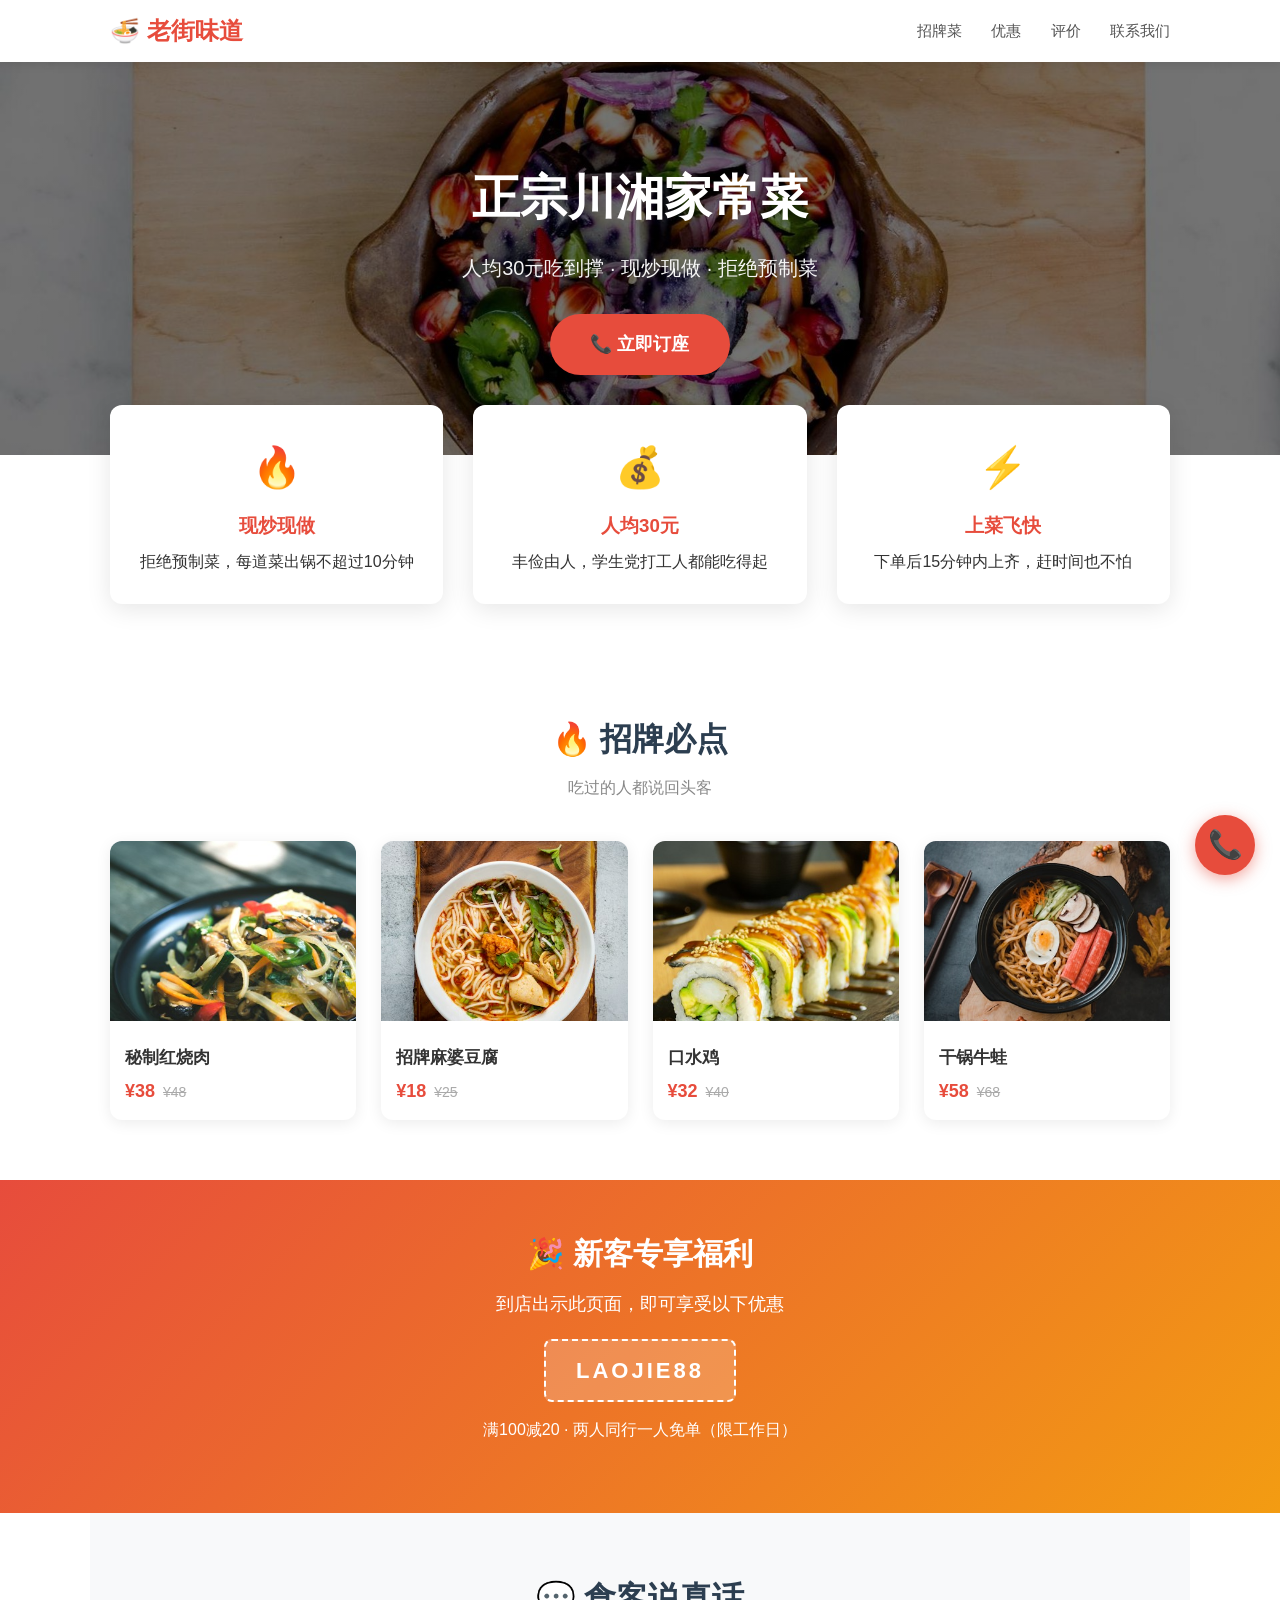
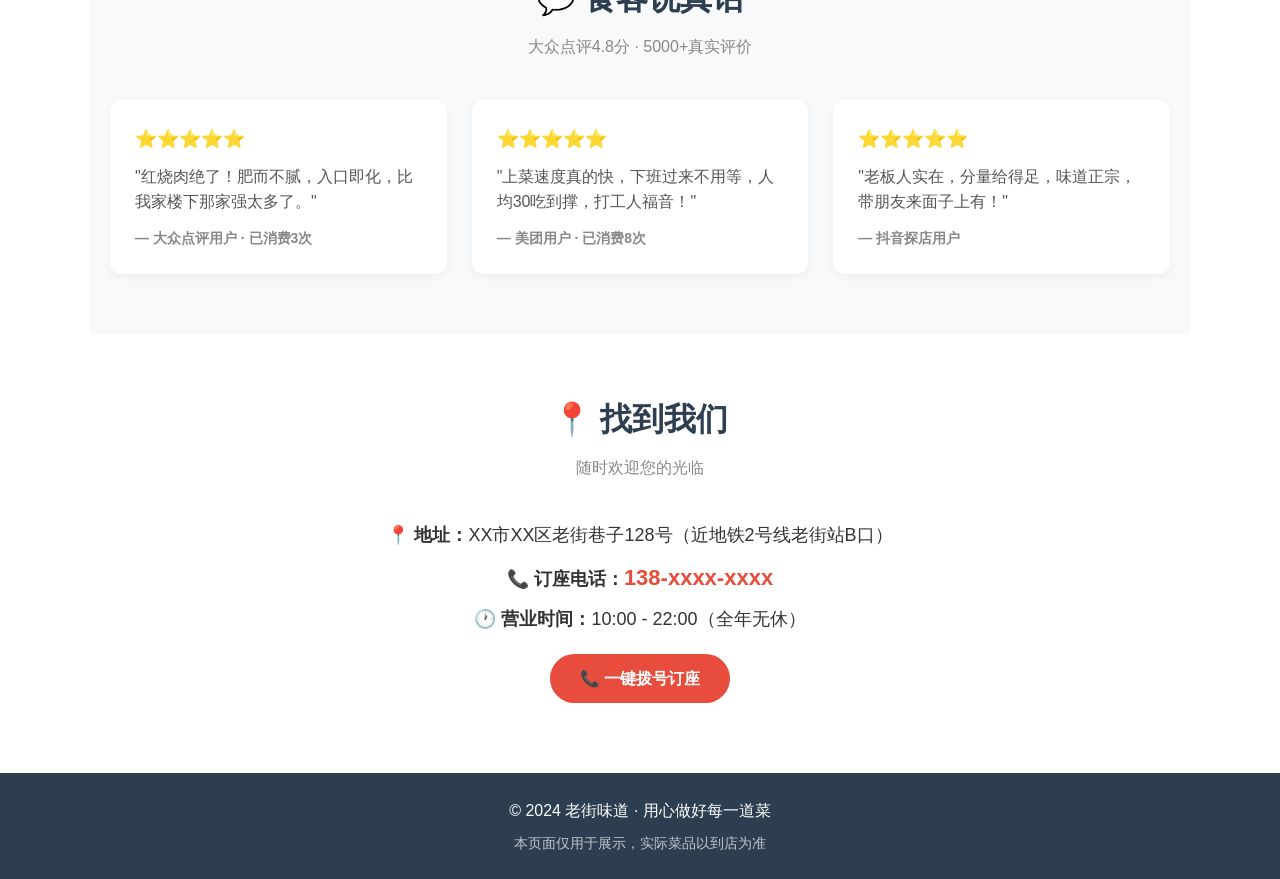
<file: index.html>
<!DOCTYPE html>
<html lang="zh-CN">
<head>
    <meta charset="UTF-8">
    <meta name="viewport" content="width=device-width, initial-scale=1.0">
    <title>老街味道 | 正宗家常菜，人均30吃到撑</title>
    <style>
        * {
            margin: 0;
            padding: 0;
            box-sizing: border-box;
        }

        body {
            font-family: -apple-system, "Microsoft YaHei", sans-serif;
            color: #333;
            line-height: 1.6;
        }

        /* 导航 */
        .nav {
            position: fixed;
            top: 0;
            width: 100%;
            background: #fff;
            box-shadow: 0 2px 10px rgba(0,0,0,0.1);
            z-index: 1000;
            padding: 12px 0;
        }

        .nav-inner {
            max-width: 1100px;
            margin: 0 auto;
            display: flex;
            justify-content: space-between;
            align-items: center;
            padding: 0 20px;
        }

        .logo {
            font-size: 24px;
            font-weight: bold;
            color: #e74c3c;
        }

        .nav-links a {
            margin-left: 25px;
            text-decoration: none;
            color: #555;
            font-size: 15px;
            transition: color 0.3s;
        }

        .nav-links a:hover {
            color: #e74c3c;
        }

        /* 英雄区 */
        .hero {
            margin-top: 60px;
            background: linear-gradient(rgba(0,0,0,0.55), rgba(0,0,0,0.55)),
                        url('picture/5.jpg') center/cover;
            color: white;
            text-align: center;
            padding: 100px 20px 80px;
        }

        .hero h1 {
            font-size: 48px;
            margin-bottom: 15px;
        }

        .hero p {
            font-size: 20px;
            margin-bottom: 30px;
            opacity: 0.95;
        }

        .cta-btn {
            display: inline-block;
            background: #e74c3c;
            color: white;
            padding: 16px 40px;
            border-radius: 50px;
            text-decoration: none;
            font-size: 18px;
            font-weight: bold;
            transition: all 0.3s;
            animation: pulse 2s infinite;
        }

        .cta-btn:hover {
            background: #c0392b;
            transform: scale(1.05);
        }

        @keyframes pulse {
            0%, 100% { box-shadow: 0 0 0 0 rgba(231,76,60,0.7); }
            50% { box-shadow: 0 0 0 15px rgba(231,76,60,0); }
        }

        /* 卖点区 */
        .features {
            display: grid;
            grid-template-columns: repeat(3, 1fr);
            gap: 30px;
            max-width: 1100px;
            margin: -50px auto 50px;
            padding: 0 20px;
            position: relative;
            z-index: 10;
        }

        .feature-card {
            background: white;
            padding: 30px 20px;
            border-radius: 12px;
            text-align: center;
            box-shadow: 0 5px 25px rgba(0,0,0,0.1);
            transition: transform 0.3s;
        }

        .feature-card:hover {
            transform: translateY(-8px);
        }

        .feature-card .icon {
            font-size: 40px;
            margin-bottom: 12px;
        }

        .feature-card h3 {
            color: #e74c3c;
            margin-bottom: 8px;
        }

        /* 招牌菜 */
        .section {
            max-width: 1100px;
            margin: 0 auto;
            padding: 60px 20px;
        }

        .section-title {
            text-align: center;
            font-size: 32px;
            margin-bottom: 10px;
            color: #2c3e50;
        }

        .section-subtitle {
            text-align: center;
            color: #888;
            margin-bottom: 40px;
        }

        .menu-grid {
            display: grid;
            grid-template-columns: repeat(auto-fit, minmax(240px, 1fr));
            gap: 25px;
        }

        .menu-item {
            border-radius: 12px;
            overflow: hidden;
            box-shadow: 0 3px 15px rgba(0,0,0,0.08);
            transition: transform 0.3s;
            background: white;
        }

        .menu-item:hover {
            transform: translateY(-5px);
        }

        .menu-item img {
            width: 100%;
            height: 180px;
            object-fit: cover;
        }

        .menu-info {
            padding: 15px;
        }

        .menu-info h4 {
            font-size: 17px;
            margin-bottom: 6px;
        }

        .menu-info .price {
            color: #e74c3c;
            font-weight: bold;
            font-size: 18px;
        }

        .menu-info .old-price {
            text-decoration: line-through;
            color: #aaa;
            font-size: 14px;
            margin-left: 8px;
        }

        /* 优惠横幅 */
        .promo {
            background: linear-gradient(135deg, #e74c3c, #f39c12);
            color: white;
            text-align: center;
            padding: 50px 20px;
        }

        .promo h2 {
            font-size: 30px;
            margin-bottom: 12px;
        }

        .promo p {
            font-size: 18px;
            margin-bottom: 20px;
        }

        .promo-code {
            display: inline-block;
            background: rgba(255,255,255,0.2);
            border: 2px dashed white;
            padding: 12px 30px;
            border-radius: 8px;
            font-size: 22px;
            font-weight: bold;
            letter-spacing: 3px;
        }

        /* 评价 */
        .reviews {
            background: #f8f9fa;
        }

        .review-grid {
            display: grid;
            grid-template-columns: repeat(auto-fit, minmax(280px, 1fr));
            gap: 25px;
        }

        .review-card {
            background: white;
            padding: 25px;
            border-radius: 12px;
            box-shadow: 0 3px 10px rgba(0,0,0,0.05);
        }

        .stars {
            color: #f39c12;
            font-size: 18px;
            margin-bottom: 10px;
        }

        .review-card p {
            color: #555;
            margin-bottom: 12px;
        }

        .reviewer {
            font-weight: bold;
            color: #888;
            font-size: 14px;
        }

        /* 联系 */
        .contact-info {
            text-align: center;
        }

        .contact-info p {
            font-size: 18px;
            margin: 10px 0;
        }

        .contact-info .highlight {
            color: #e74c3c;
            font-weight: bold;
            font-size: 22px;
        }

        /* 底部 */
        footer {
            background: #2c3e50;
            color: white;
            text-align: center;
            padding: 25px;
        }

        /* 浮动按钮 */
        .floating-btn {
            position: fixed;
            bottom: 25px;
            right: 25px;
            background: #e74c3c;
            color: white;
            width: 60px;
            height: 60px;
            border-radius: 50%;
            display: flex;
            align-items: center;
            justify-content: center;
            font-size: 28px;
            text-decoration: none;
            box-shadow: 0 4px 15px rgba(231,76,60,0.5);
            z-index: 999;
            transition: transform 0.3s;
        }

        .floating-btn:hover {
            transform: scale(1.15);
        }

        /* 响应式 */
        @media (max-width: 768px) {
            .hero h1 { font-size: 32px; }
            .hero p { font-size: 16px; }
            .features { grid-template-columns: 1fr; margin-top: 20px; }
            .nav-links { display: none; }
        }
    </style>
</head>
<body>

    <!-- 导航 -->
    <nav class="nav">
        <div class="nav-inner">
            <div class="logo">🍜 老街味道</div>
            <div class="nav-links">
                <a href="#menu">招牌菜</a>
                <a href="#promo">优惠</a>
                <a href="#reviews">评价</a>
                <a href="#contact">联系我们</a>
            </div>
        </div>
    </nav>

    <!-- 主视觉 -->
    <section class="hero">
        <h1>正宗川湘家常菜</h1>
        <p>人均30元吃到撑 · 现炒现做 · 拒绝预制菜</p>
        <a href="#contact" class="cta-btn">📞 立即订座</a>
    </section>

    <!-- 卖点 -->
    <section class="features">
        <div class="feature-card">
            <div class="icon">🔥</div>
            <h3>现炒现做</h3>
            <p>拒绝预制菜，每道菜出锅不超过10分钟</p>
        </div>
        <div class="feature-card">
            <div class="icon">💰</div>
            <h3>人均30元</h3>
            <p>丰俭由人，学生党打工人都能吃得起</p>
        </div>
        <div class="feature-card">
            <div class="icon">⚡</div>
            <h3>上菜飞快</h3>
            <p>下单后15分钟内上齐，赶时间也不怕</p>
        </div>
    </section>

    <!-- 招牌菜 -->
    <section class="section" id="menu">
        <h2 class="section-title">🔥 招牌必点</h2>
        <p class="section-subtitle">吃过的人都说回头客</p>
        <div class="menu-grid">
            <div class="menu-item">
                <img src="picture/1.jpg" alt="红烧肉">
                <div class="menu-info">
                    <h4>秘制红烧肉</h4>
                    <div><span class="price">¥38</span><span class="old-price">¥48</span></div>
                </div>
            </div>
            <div class="menu-item">
                <img src="picture/2.jpg" alt="麻婆豆腐">
                <div class="menu-info">
                    <h4>招牌麻婆豆腐</h4>
                    <div><span class="price">¥18</span><span class="old-price">¥25</span></div>
                </div>
            </div>
            <div class="menu-item">
                <img src="picture/3.jpg" alt="口水鸡">
                <div class="menu-info">
                    <h4>口水鸡</h4>
                    <div><span class="price">¥32</span><span class="old-price">¥40</span></div>
                </div>
            </div>
            <div class="menu-item">
                <img src="picture/4.jpg" alt="干锅牛蛙">
                <div class="menu-info">
                    <h4>干锅牛蛙</h4>
                    <div><span class="price">¥58</span><span class="old-price">¥68</span></div>
                </div>
            </div>
        </div>
    </section>

    <!-- 优惠 -->
    <section class="promo" id="promo">
        <h2>🎉 新客专享福利</h2>
        <p>到店出示此页面，即可享受以下优惠</p>
        <div class="promo-code" id="promoCode">LAOJIE88</div>
        <p style="margin-top:15px; font-size:16px;">满100减20 · 两人同行一人免单（限工作日）</p>
    </section>

    <!-- 评价 -->
    <section class="section reviews" id="reviews">
        <h2 class="section-title">💬 食客说真话</h2>
        <p class="section-subtitle">大众点评4.8分 · 5000+真实评价</p>
        <div class="review-grid">
            <div class="review-card">
                <div class="stars">⭐⭐⭐⭐⭐</div>
                <p>"红烧肉绝了！肥而不腻，入口即化，比我家楼下那家强太多了。"</p>
                <div class="reviewer">— 大众点评用户 · 已消费3次</div>
            </div>
            <div class="review-card">
                <div class="stars">⭐⭐⭐⭐⭐</div>
                <p>"上菜速度真的快，下班过来不用等，人均30吃到撑，打工人福音！"</p>
                <div class="reviewer">— 美团用户 · 已消费8次</div>
            </div>
            <div class="review-card">
                <div class="stars">⭐⭐⭐⭐⭐</div>
                <p>"老板人实在，分量给得足，味道正宗，带朋友来面子上有！"</p>
                <div class="reviewer">— 抖音探店用户</div>
            </div>
        </div>
    </section>

    <!-- 联系 -->
    <section class="section" id="contact">
        <h2 class="section-title">📍 找到我们</h2>
        <p class="section-subtitle">随时欢迎您的光临</p>
        <div class="contact-info">
            <p>📍 <strong>地址：</strong>XX市XX区老街巷子128号（近地铁2号线老街站B口）</p>
            <p>📞 <strong>订座电话：</strong><span class="highlight">138-xxxx-xxxx</span></p>
            <p>🕐 <strong>营业时间：</strong>10:00 - 22:00（全年无休）</p>
            <p style="margin-top:20px;">
                <a href="tel:138xxxxxxx" class="cta-btn" style="padding:12px 30px; font-size:16px;">📞 一键拨号订座</a>
            </p>
        </div>
    </section>

    <!-- 底部 -->
    <footer>
        <p>© 2024 老街味道 · 用心做好每一道菜</p>
        <p style="margin-top:8px; opacity:0.7; font-size:14px;">本页面仅用于展示，实际菜品以到店为准</p>
    </footer>

    <!-- 浮动拨号 -->
    <a href="tel:138xxxxxxx" class="floating-btn" title="立即订座">📞</a>

    <script>
        // 优惠码点击复制
        document.getElementById('promoCode').addEventListener('click', function() {
            const code = this.textContent;
            navigator.clipboard.writeText(code).then(() => {
                const original = this.textContent;
                this.textContent = '✅ 已复制！';
                setTimeout(() => { this.textContent = original; }, 2000);
            }).catch(() => {
                alert('优惠码：' + code + '（请手动复制）');
            });
        });

        // 滚动时导航栏阴影加深
        window.addEventListener('scroll', () => {
            const nav = document.querySelector('.nav');
            if (window.scrollY > 50) {
                nav.style.boxShadow = '0 2px 20px rgba(0,0,0,0.15)';
            } else {
                nav.style.boxShadow = '0 2px 10px rgba(0,0,0,0.1)';
            }
        });

        // 平滑滚动
        document.querySelectorAll('a[href^="#"]').forEach(anchor => {
            anchor.addEventListener('click', function(e) {
                e.preventDefault();
                const target = document.querySelector(this.getAttribute('href'));
                if (target) {
                    target.scrollIntoView({ behavior: 'smooth', block: 'start' });
                }
            });
        });

        // 简单统计：按钮点击
        document.querySelectorAll('.cta-btn').forEach(btn => {
            btn.addEventListener('click', () => {
                console.log('CTA clicked:', btn.textContent.trim());
            });
        });
    </script>

</body>
</html>
</file>
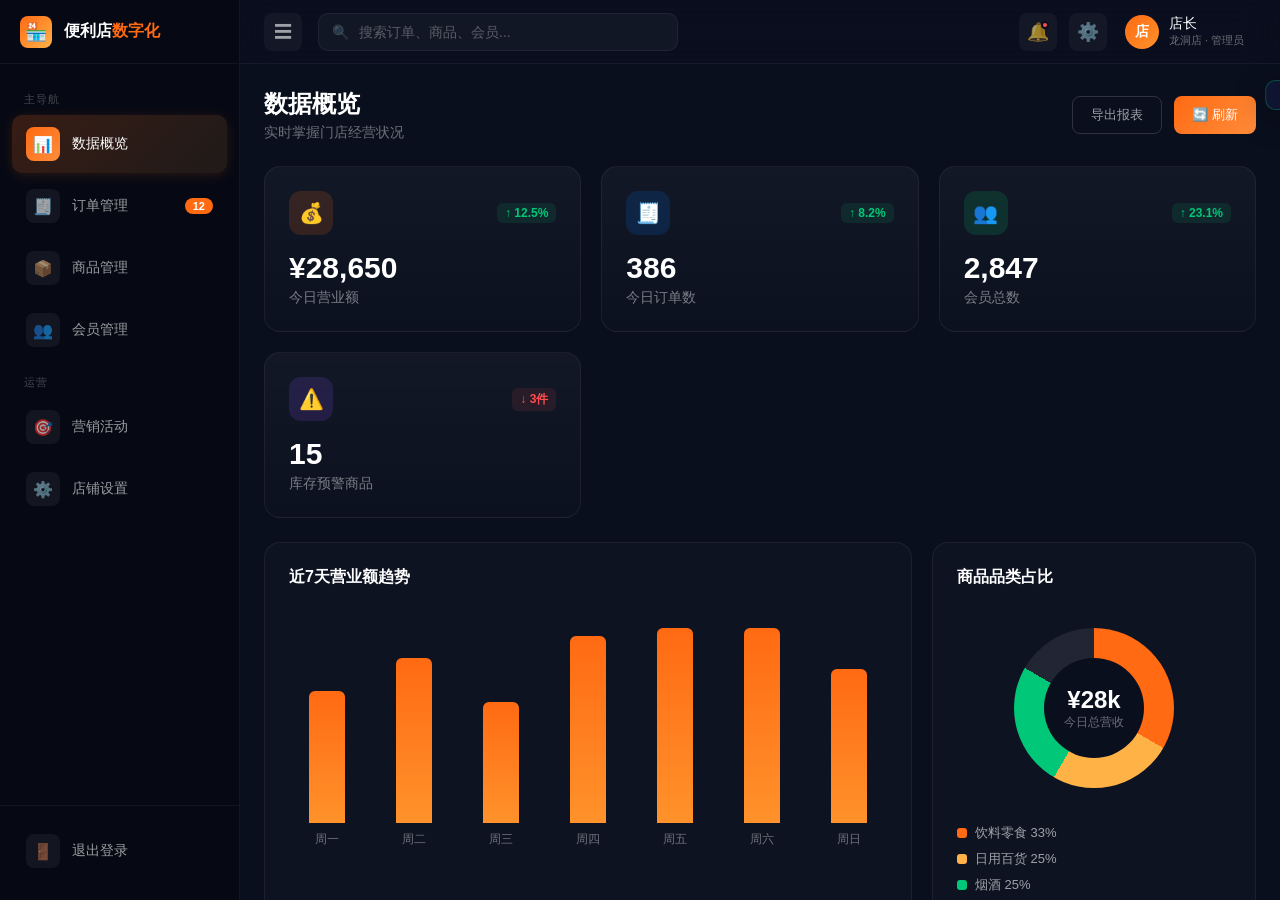
<file: cateringManage/index.html>
<!DOCTYPE html>
<html lang="zh-CN">
<head>
<meta charset="UTF-8">
<meta name="viewport" content="width=device-width, initial-scale=1.0">
<title>便利店数字化 · 后台管理</title>
<link rel="stylesheet" href="style.css">
</head>
<body>

<div class="app">
  <!-- 侧边栏 -->
  <aside class="sidebar" id="sidebar">
    <div class="sidebar-brand">
      <div class="logo">🏪</div>
      <span class="brand-text">便利店<span>数字化</span></span>
    </div>

    <nav class="sidebar-menu">
      <div class="menu-group-title">主导航</div>

      <div class="menu-item active" data-page="dashboard">
        <div class="menu-icon">📊</div>
        <span class="menu-text">数据概览</span>
      </div>
      <div class="menu-item" data-page="orders">
        <div class="menu-icon">🧾</div>
        <span class="menu-text">订单管理</span>
        <span class="menu-badge">12</span>
      </div>
      <div class="menu-item" data-page="products">
        <div class="menu-icon">📦</div>
        <span class="menu-text">商品管理</span>
      </div>
      <div class="menu-item" data-page="members">
        <div class="menu-icon">👥</div>
        <span class="menu-text">会员管理</span>
      </div>

      <div class="menu-group-title">运营</div>

      <div class="menu-item" data-page="marketing">
        <div class="menu-icon">🎯</div>
        <span class="menu-text">营销活动</span>
      </div>
      <div class="menu-item" data-page="settings">
        <div class="menu-icon">⚙️</div>
        <span class="menu-text">店铺设置</span>
      </div>
    </nav>

    <div class="sidebar-footer">
      <div class="menu-item" onclick="showToast('已退出登录')">
        <div class="menu-icon">🚪</div>
        <span class="menu-text">退出登录</span>
      </div>
    </div>
  </aside>

  <!-- 主内容 -->
  <div class="main">
    <!-- 顶部栏 -->
    <header class="topbar">
      <button class="toggle-btn" onclick="toggleSidebar()">☰</button>

      <div class="search-box">
        <span class="icon">🔍</span>
        <input type="text" placeholder="搜索订单、商品、会员...">
      </div>

      <div class="topbar-actions">
        <button class="top-btn" onclick="showToast('暂无新消息')">🔔<span class="dot"></span></button>
        <button class="top-btn" onclick="showToast('系统运行正常')">⚙️</button>
        <div class="user-info">
          <div class="avatar">店</div>
          <div>
            <div class="user-name">店长</div>
            <div class="user-role">龙洞店 · 管理员</div>
          </div>
        </div>
      </div>
    </header>

    <!-- 内容区 -->
    <main class="content">

      <!-- 数据概览 -->
      <section class="page active" id="page-dashboard">
        <div class="page-header">
          <div class="page-title">
            <h2>数据概览</h2>
            <p>实时掌握门店经营状况</p>
          </div>
          <div class="page-actions">
            <button class="btn btn-outline">导出报表</button>
            <button class="btn btn-primary" onclick="showToast('数据已刷新')">🔄 刷新</button>
          </div>
        </div>

        <div class="stats-grid">
          <div class="stat-card">
            <div class="stat-header">
              <div class="stat-icon orange">💰</div>
              <span class="stat-trend up">↑ 12.5%</span>
            </div>
            <div class="stat-value">¥28,650</div>
            <div class="stat-label">今日营业额</div>
          </div>
          <div class="stat-card">
            <div class="stat-header">
              <div class="stat-icon blue">🧾</div>
              <span class="stat-trend up">↑ 8.2%</span>
            </div>
            <div class="stat-value">386</div>
            <div class="stat-label">今日订单数</div>
          </div>
          <div class="stat-card">
            <div class="stat-header">
              <div class="stat-icon green">👥</div>
              <span class="stat-trend up">↑ 23.1%</span>
            </div>
            <div class="stat-value">2,847</div>
            <div class="stat-label">会员总数</div>
          </div>
          <div class="stat-card">
            <div class="stat-header">
              <div class="stat-icon purple">⚠️</div>
              <span class="stat-trend down">↓ 3件</span>
            </div>
            <div class="stat-value">15</div>
            <div class="stat-label">库存预警商品</div>
          </div>
        </div>

        <div class="charts-grid">
          <div class="chart-card">
            <h4>近7天营业额趋势</h4>
            <div class="chart-placeholder" id="barChart"></div>
          </div>
          <div class="chart-card">
            <h4>商品品类占比</h4>
            <div class="donut-wrap">
              <div class="donut"></div>
              <div class="donut-center">
                <div class="num">¥28k</div>
                <div class="lbl">今日总营收</div>
              </div>
            </div>
            <div class="legend">
              <div class="legend-item"><span class="legend-dot" style="background:#ff6a13"></span>饮料零食 33%</div>
              <div class="legend-item"><span class="legend-dot" style="background:#ffb347"></span>日用百货 25%</div>
              <div class="legend-item"><span class="legend-dot" style="background:#00c878"></span>烟酒 25%</div>
              <div class="legend-item"><span class="legend-dot" style="background:rgba(255,255,255,0.15)"></span>其他 17%</div>
            </div>
          </div>
        </div>

        <div class="table-card">
          <div class="table-header-bar">
            <h4>最新订单</h4>
            <div class="table-tools">
              <button class="btn btn-outline btn-sm" onclick="navigateTo('orders')">查看全部</button>
            </div>
          </div>
          <table>
            <thead>
              <tr><th>订单号</th><th>顾客</th><th>金额</th><th>方式</th><th>状态</th><th>时间</th></tr>
            </thead>
            <tbody>
              <tr><td>#20261009001</td><td>李同学</td><td>¥45.00</td><td>微信</td><td><span class="tag tag-success">已完成</span></td><td>14:32</td></tr>
              <tr><td>#20261009002</td><td>王女士</td><td>¥128.50</td><td>会员卡</td><td><span class="tag tag-success">已完成</span></td><td>14:28</td></tr>
              <tr><td>#20261009003</td><td>张大爷</td><td>¥32.00</td><td>现金</td><td><span class="tag tag-warning">待自提</span></td><td>14:20</td></tr>
              <tr><td>#20261009004</td><td>陈小姐</td><td>¥76.00</td><td>支付宝</td><td><span class="tag tag-info">配送中</span></td><td>14:15</td></tr>
            </tbody>
          </table>
        </div>
      </section>

      <!-- 订单管理 -->
      <section class="page" id="page-orders">
        <div class="page-header">
          <div class="page-title">
            <h2>订单管理</h2>
            <p>管理所有线上线下的订单</p>
          </div>
          <div class="page-actions">
            <button class="btn btn-outline">筛选</button>
            <button class="btn btn-primary" onclick="showToast('导出成功')">导出</button>
          </div>
        </div>

        <div class="stats-grid four">
          <div class="stat-card"><div class="stat-value">386</div><div class="stat-label">今日订单</div></div>
          <div class="stat-card"><div class="stat-value">12</div><div class="stat-label">待处理</div></div>
          <div class="stat-card"><div class="stat-value">¥28,650</div><div class="stat-label">今日营收</div></div>
          <div class="stat-card"><div class="stat-value">¥74</div><div class="stat-label">客单价</div></div>
        </div>

        <div class="table-card">
          <div class="table-header-bar"><h4>订单列表</h4></div>
          <table>
            <thead>
              <tr><th>订单号</th><th>顾客</th><th>商品数</th><th>金额</th><th>方式</th><th>状态</th><th>时间</th><th>操作</th></tr>
            </thead>
            <tbody>
              <tr><td>#20261009001</td><td>李同学</td><td>5件</td><td>¥45.00</td><td>微信</td><td><span class="tag tag-success">已完成</span></td><td>14:32</td><td><button class="btn btn-outline btn-sm">详情</button></td></tr>
              <tr><td>#20261009002</td><td>王女士</td><td>12件</td><td>¥128.50</td><td>会员卡</td><td><span class="tag tag-success">已完成</span></td><td>14:28</td><td><button class="btn btn-outline btn-sm">详情</button></td></tr>
              <tr><td>#20261009003</td><td>张大爷</td><td>3件</td><td>¥32.00</td><td>现金</td><td><span class="tag tag-warning">待自提</span></td><td>14:20</td><td><button class="btn btn-primary btn-sm" onclick="showToast('已确认自提')">确认</button></td></tr>
              <tr><td>#20261009004</td><td>陈小姐</td><td>4件</td><td>¥76.00</td><td>支付宝</td><td><span class="tag tag-info">配送中</span></td><td>14:15</td><td><button class="btn btn-outline btn-sm">跟踪</button></td></tr>
              <tr><td>#20261009005</td><td>刘先生</td><td>2件</td><td>¥18.00</td><td>微信</td><td><span class="tag tag-danger">已取消</span></td><td>14:05</td><td><button class="btn btn-outline btn-sm">详情</button></td></tr>
              <tr><td>#20261009006</td><td>赵阿姨</td><td>8件</td><td>¥96.00</td><td>会员卡</td><td><span class="tag tag-success">已完成</span></td><td>13:58</td><td><button class="btn btn-outline btn-sm">详情</button></td></tr>
            </tbody>
          </table>
        </div>
      </section>

      <!-- 商品管理 -->
      <section class="page" id="page-products">
        <div class="page-header">
          <div class="page-title">
            <h2>商品管理</h2>
            <p>管理商品上下架、库存与价格</p>
          </div>
          <div class="page-actions">
            <button class="btn btn-primary" onclick="showToast('新增商品功能待开发')">+ 新增商品</button>
          </div>
        </div>

        <div class="cards-grid">
          <div class="data-card">
            <div class="data-card-top">
              <div class="thumb">🥤</div>
              <div><h5>可口可乐 330ml</h5><p>饮料 · 热销</p></div>
            </div>
            <span class="tag tag-success">在售</span>
            <div class="data-card-meta">
              <div class="meta-item"><div class="v">¥3.50</div><div class="l">售价</div></div>
              <div class="meta-item"><div class="v">128</div><div class="l">库存</div></div>
              <div class="meta-item"><div class="v">320</div><div class="l">月销</div></div>
            </div>
          </div>
          <div class="data-card">
            <div class="data-card-top">
              <div class="thumb">🍞</div>
              <div><h5>康师傅方便面</h5><p>食品 · 热销</p></div>
            </div>
            <span class="tag tag-warning">库存低</span>
            <div class="data-card-meta">
              <div class="meta-item"><div class="v">¥4.50</div><div class="l">售价</div></div>
              <div class="meta-item"><div class="v">3</div><div class="l">库存</div></div>
              <div class="meta-item"><div class="v">210</div><div class="l">月销</div></div>
            </div>
          </div>
          <div class="data-card">
            <div class="data-card-top">
              <div class="thumb">🧴</div>
              <div><h5>舒肤佳沐浴露</h5><p>日用 · 普通</p></div>
            </div>
            <span class="tag tag-success">在售</span>
            <div class="data-card-meta">
              <div class="meta-item"><div class="v">¥39.90</div><div class="l">售价</div></div>
              <div class="meta-item"><div class="v">42</div><div class="l">库存</div></div>
              <div class="meta-item"><div class="v">56</div><div class="l">月销</div></div>
            </div>
          </div>
          <div class="data-card">
            <div class="data-card-top">
              <div class="thumb">🚬</div>
              <div><h5>中华香烟</h5><p>烟酒 · 管控</p></div>
            </div>
            <span class="tag tag-info">限售</span>
            <div class="data-card-meta">
              <div class="meta-item"><div class="v">¥45.00</div><div class="l">售价</div></div>
              <div class="meta-item"><div class="v">65</div><div class="l">库存</div></div>
              <div class="meta-item"><div class="v">180</div><div class="l">月销</div></div>
            </div>
          </div>
          <div class="data-card">
            <div class="data-card-top">
              <div class="thumb">🍪</div>
              <div><h5>奥利奥饼干</h5><p>零食 · 普通</p></div>
            </div>
            <span class="tag tag-success">在售</span>
            <div class="data-card-meta">
              <div class="meta-item"><div class="v">¥7.50</div><div class="l">售价</div></div>
              <div class="meta-item"><div class="v">86</div><div class="l">库存</div></div>
              <div class="meta-item"><div class="v">145</div><div class="l">月销</div></div>
            </div>
          </div>
          <div class="data-card">
            <div class="data-card-top">
              <div class="thumb">🥛</div>
              <div><h5>伊利纯牛奶</h5><p>乳品 · 热销</p></div>
            </div>
            <span class="tag tag-danger">缺货</span>
            <div class="data-card-meta">
              <div class="meta-item"><div class="v">¥5.00</div><div class="l">售价</div></div>
              <div class="meta-item"><div class="v">0</div><div class="l">库存</div></div>
              <div class="meta-item"><div class="v">268</div><div class="l">月销</div></div>
            </div>
          </div>
        </div>
      </section>

      <!-- 会员管理 -->
      <section class="page" id="page-members">
        <div class="page-header">
          <div class="page-title">
            <h2>会员管理</h2>
            <p>管理会员信息与营销触达</p>
          </div>
          <div class="page-actions">
            <button class="btn btn-primary" onclick="showToast('导出会员列表')">导出</button>
          </div>
        </div>

        <div class="stats-grid four">
          <div class="stat-card"><div class="stat-value">2,847</div><div class="stat-label">会员总数</div></div>
          <div class="stat-card"><div class="stat-value">1,260</div><div class="stat-label">本月活跃</div></div>
          <div class="stat-card"><div class="stat-value">¥186,500</div><div class="stat-label">储值总额</div></div>
          <div class="stat-card"><div class="stat-value">65%</div><div class="stat-label">复购率</div></div>
        </div>

        <div class="table-card">
          <div class="table-header-bar"><h4>会员列表</h4></div>
          <table>
            <thead>
              <tr><th>会员</th><th>等级</th><th>手机号</th><th>积分</th><th>储值余额</th><th>累计消费</th><th>注册时间</th></tr>
            </thead>
            <tbody>
              <tr><td><div class="product-cell"><div class="product-thumb">李</div>李同学</div></td><td><span class="tag tag-warning">黄金会员</span></td><td>138****6688</td><td>1,260</td><td>¥500.00</td><td>¥4,820</td><td>2026-06-12</td></tr>
              <tr><td><div class="product-cell"><div class="product-thumb">王</div>王女士</div></td><td><span class="tag tag-danger">钻石会员</span></td><td>139****3321</td><td>8,500</td><td>¥2,000.00</td><td>¥18,650</td><td>2025-11-03</td></tr>
              <tr><td><div class="product-cell"><div class="product-thumb">张</div>张大爷</div></td><td><span class="tag tag-info">普通会员</span></td><td>137****9900</td><td>320</td><td>¥100.00</td><td>¥1,230</td><td>2026-08-21</td></tr>
              <tr><td><div class="product-cell"><div class="product-thumb">陈</div>陈小姐</div></td><td><span class="tag tag-warning">黄金会员</span></td><td>158****4477</td><td>3,400</td><td>¥800.00</td><td>¥7,910</td><td>2026-03-15</td></tr>
              <tr><td><div class="product-cell"><div class="product-thumb">刘</div>刘先生</div></td><td><span class="tag tag-info">普通会员</span></td><td>136****2211</td><td>150</td><td>¥0.00</td><td>¥560</td><td>2026-09-30</td></tr>
            </tbody>
          </table>
        </div>
      </section>

      <!-- 营销活动 -->
      <section class="page" id="page-marketing">
        <div class="page-header">
          <div class="page-title">
            <h2>营销活动</h2>
            <p>创建和管理促销活动</p>
          </div>
          <div class="page-actions">
            <button class="btn btn-primary" onclick="showToast('创建活动功能待开发')">+ 创建活动</button>
          </div>
        </div>

        <div class="cards-grid">
          <div class="data-card">
            <div class="data-card-top">
              <div class="thumb">🎟️</div>
              <div><h5>新客立减券</h5><p>首单满30减5</p></div>
            </div>
            <span class="tag tag-success">进行中</span>
            <div class="data-card-meta">
              <div class="meta-item"><div class="v">1,260</div><div class="l">领取</div></div>
              <div class="meta-item"><div class="v">438</div><div class="l">使用</div></div>
              <div class="meta-item"><div class="v">10/31</div><div class="l">截止</div></div>
            </div>
          </div>
          <div class="data-card">
            <div class="data-card-top">
              <div class="thumb">⚡</div>
              <div><h5>第二件半价</h5><p>指定饮料</p></div>
            </div>
            <span class="tag tag-success">进行中</span>
            <div class="data-card-meta">
              <div class="meta-item"><div class="v">¥2,850</div><div class="l">带动营收</div></div>
              <div class="meta-item"><div class="v">320</div><div class="l">参与人数</div></div>
              <div class="meta-item"><div class="v">10/25</div><div class="l">截止</div></div>
            </div>
          </div>
          <div class="data-card">
            <div class="data-card-top">
              <div class="thumb">🎁</div>
              <div><h5>储值赠礼</h5><p>充500送50</p></div>
            </div>
            <span class="tag tag-warning">即将结束</span>
            <div class="data-card-meta">
              <div class="meta-item"><div class="v">¥86,000</div><div class="l">充值总额</div></div>
              <div class="meta-item"><div class="v">172</div><div class="l">参与人数</div></div>
              <div class="meta-item"><div class="v">10/15</div><div class="l">截止</div></div>
            </div>
          </div>
          <div class="data-card">
            <div class="data-card-top">
              <div class="thumb">📱</div>
              <div><h5>裂变拉新</h5><p>邀友得券</p></div>
            </div>
            <span class="tag tag-info">已结束</span>
            <div class="data-card-meta">
              <div class="meta-item"><div class="v">386</div><div class="l">新增会员</div></div>
              <div class="meta-item"><div class="v">¥12,400</div><div class="l">带动营收</div></div>
              <div class="meta-item"><div class="v">09/30</div><div class="l">已结束</div></div>
            </div>
          </div>
        </div>
      </section>

      <!-- 店铺设置 -->
      <section class="page" id="page-settings">
        <div class="page-header">
          <div class="page-title">
            <h2>店铺设置</h2>
            <p>管理店铺基本信息与营业配置</p>
          </div>
          <div class="page-actions">
            <button class="btn btn-primary" onclick="showToast('设置已保存')">保存设置</button>
          </div>
        </div>

        <div class="form-grid">
          <div>
            <div class="table-card form-card">
              <h4>基本信息</h4>
              <div class="form-group">
                <label>店铺名称</label>
                <input class="form-control" type="text" value="便利之家·龙洞店">
              </div>
              <div class="form-group">
                <label>联系电话</label>
                <input class="form-control" type="text" value="020-88888888">
              </div>
              <div class="form-group">
                <label>店铺地址</label>
                <input class="form-control" type="text" value="广州市天河区龙洞东路88号">
              </div>
              <div class="form-group">
                <label>店铺简介</label>
                <textarea class="form-control">专注服务周边社区居民与学生，24小时营业。</textarea>
              </div>
            </div>
          </div>
          <div>
            <div class="table-card form-card">
              <h4>营业设置</h4>
              <div class="form-group">
                <label>营业时间</label>
                <input class="form-control" type="text" value="00:00 - 24:00（全天）">
              </div>
              <div class="form-group">
                <label>配送范围</label>
                <input class="form-control" type="text" value="周边 3 公里">
              </div>
              <div class="form-group">
                <label>起送金额</label>
                <input class="form-control" type="text" value="¥20.00">
              </div>
            </div>
            <div class="table-card form-card" style="margin-top:20px;">
              <h4>配送方式</h4>
              <div class="form-group">
                <label><input type="checkbox" checked> 到店自提</label>
              </div>
              <div class="form-group">
                <label><input type="checkbox" checked> 店员配送</label>
              </div>
              <div class="form-group">
                <label><input type="checkbox"> 美团外卖</label>
              </div>
            </div>
          </div>
        </div>
      </section>

    </main>
  </div>
</div>

<!-- Toast -->
<div class="toast" id="toast"></div>

<script src="app.js"></script>
</body>
</html>
</file>
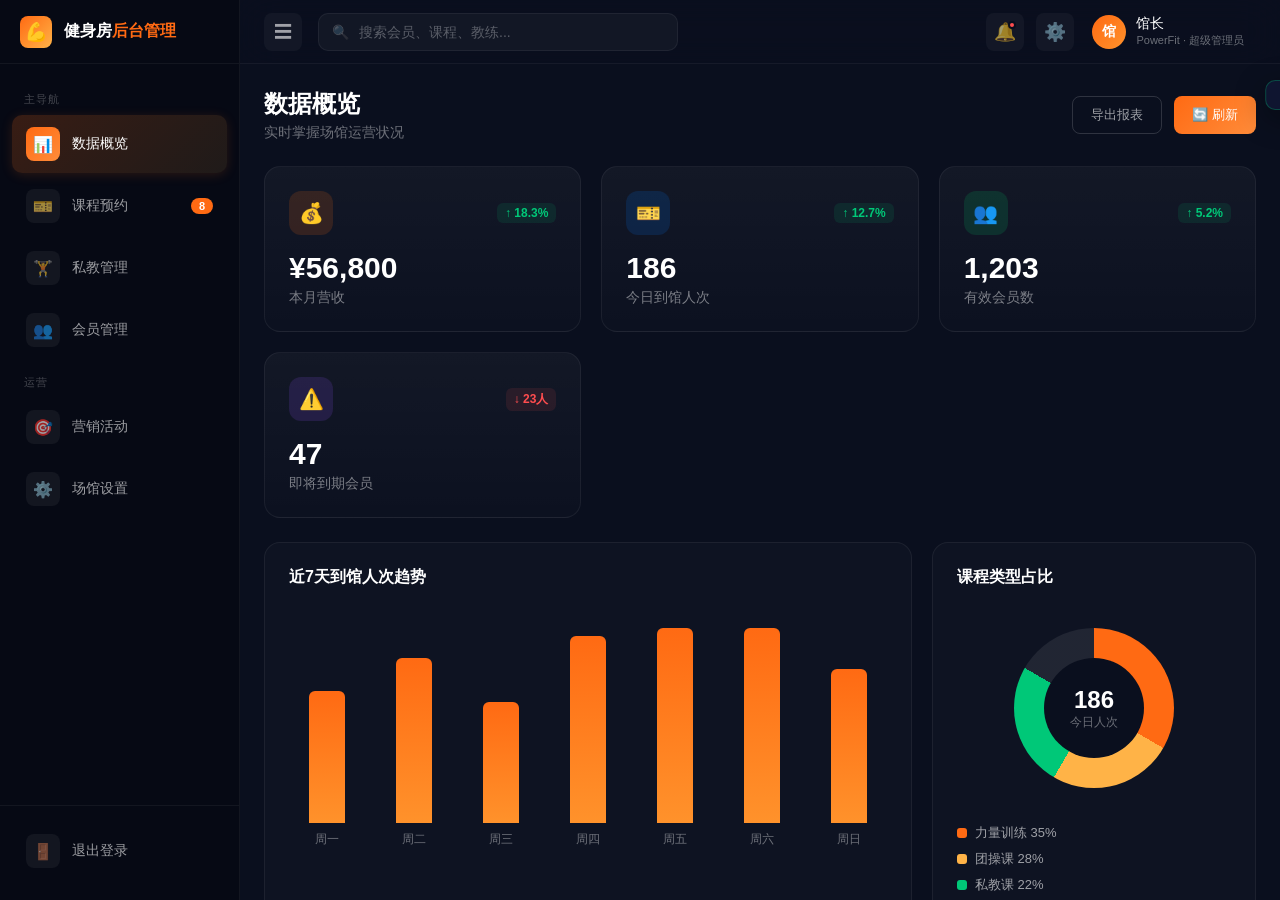
<file: fitManage/index.html>
<!DOCTYPE html>
<html lang="zh-CN">
<head>
<meta charset="UTF-8">
<meta name="viewport" content="width=device-width, initial-scale=1.0">
<title>健身房数字化 · 后台管理</title>
<link rel="stylesheet" href="style.css">
</head>
<body>

<div class="app">
  <!-- 侧边栏 -->
  <aside class="sidebar" id="sidebar">
    <div class="sidebar-brand">
      <div class="logo">💪</div>
      <span class="brand-text">健身房<span>后台管理</span></span>
    </div>

    <nav class="sidebar-menu">
      <div class="menu-group-title">主导航</div>

      <div class="menu-item active" data-page="dashboard">
        <div class="menu-icon">📊</div>
        <span class="menu-text">数据概览</span>
      </div>
      <div class="menu-item" data-page="orders">
        <div class="menu-icon">🎫</div>
        <span class="menu-text">课程预约</span>
        <span class="menu-badge">8</span>
      </div>
      <div class="menu-item" data-page="products">
        <div class="menu-icon">🏋️</div>
        <span class="menu-text">私教管理</span>
      </div>
      <div class="menu-item" data-page="members">
        <div class="menu-icon">👥</div>
        <span class="menu-text">会员管理</span>
      </div>

      <div class="menu-group-title">运营</div>

      <div class="menu-item" data-page="marketing">
        <div class="menu-icon">🎯</div>
        <span class="menu-text">营销活动</span>
      </div>
      <div class="menu-item" data-page="settings">
        <div class="menu-icon">⚙️</div>
        <span class="menu-text">场馆设置</span>
      </div>
    </nav>

    <div class="sidebar-footer">
      <div class="menu-item" onclick="showToast('已退出登录')">
        <div class="menu-icon">🚪</div>
        <span class="menu-text">退出登录</span>
      </div>
    </div>
  </aside>

  <!-- 主内容 -->
  <div class="main">
    <!-- 顶部栏 -->
    <header class="topbar">
      <button class="toggle-btn" onclick="toggleSidebar()">☰</button>

      <div class="search-box">
        <span class="icon">🔍</span>
        <input type="text" placeholder="搜索会员、课程、教练...">
      </div>

      <div class="topbar-actions">
        <button class="top-btn" onclick="showToast('暂无新消息')">🔔<span class="dot"></span></button>
        <button class="top-btn" onclick="showToast('系统运行正常')">⚙️</button>
        <div class="user-info">
          <div class="avatar">馆</div>
          <div>
            <div class="user-name">馆长</div>
            <div class="user-role">PowerFit · 超级管理员</div>
          </div>
        </div>
      </div>
    </header>

    <!-- 内容区 -->
    <main class="content">

      <!-- 数据概览 -->
      <section class="page active" id="page-dashboard">
        <div class="page-header">
          <div class="page-title">
            <h2>数据概览</h2>
            <p>实时掌握场馆运营状况</p>
          </div>
          <div class="page-actions">
            <button class="btn btn-outline">导出报表</button>
            <button class="btn btn-primary" onclick="showToast('数据已刷新')">🔄 刷新</button>
          </div>
        </div>

        <div class="stats-grid">
          <div class="stat-card">
            <div class="stat-header">
              <div class="stat-icon orange">💰</div>
              <span class="stat-trend up">↑ 18.3%</span>
            </div>
            <div class="stat-value">¥56,800</div>
            <div class="stat-label">本月营收</div>
          </div>
          <div class="stat-card">
            <div class="stat-header">
              <div class="stat-icon blue">🎫</div>
              <span class="stat-trend up">↑ 12.7%</span>
            </div>
            <div class="stat-value">186</div>
            <div class="stat-label">今日到馆人次</div>
          </div>
          <div class="stat-card">
            <div class="stat-header">
              <div class="stat-icon green">👥</div>
              <span class="stat-trend up">↑ 5.2%</span>
            </div>
            <div class="stat-value">1,203</div>
            <div class="stat-label">有效会员数</div>
          </div>
          <div class="stat-card">
            <div class="stat-header">
              <div class="stat-icon purple">⚠️</div>
              <span class="stat-trend down">↓ 23人</span>
            </div>
            <div class="stat-value">47</div>
            <div class="stat-label">即将到期会员</div>
          </div>
        </div>

        <div class="charts-grid">
          <div class="chart-card">
            <h4>近7天到馆人次趋势</h4>
            <div class="chart-placeholder" id="barChart"></div>
          </div>
          <div class="chart-card">
            <h4>课程类型占比</h4>
            <div class="donut-wrap">
              <div class="donut"></div>
              <div class="donut-center">
                <div class="num">186</div>
                <div class="lbl">今日人次</div>
              </div>
            </div>
            <div class="legend">
              <div class="legend-item"><span class="legend-dot" style="background:#ff6a13"></span>力量训练 35%</div>
              <div class="legend-item"><span class="legend-dot" style="background:#ffb347"></span>团操课 28%</div>
              <div class="legend-item"><span class="legend-dot" style="background:#00c878"></span>私教课 22%</div>
              <div class="legend-item"><span class="legend-dot" style="background:rgba(255,255,255,0.15)"></span>瑜伽/拉伸 15%</div>
            </div>
          </div>
        </div>

        <div class="table-card">
          <div class="table-header-bar">
            <h4>今日预约</h4>
            <div class="table-tools">
              <button class="btn btn-outline btn-sm" onclick="navigateTo('orders')">查看全部</button>
            </div>
          </div>
          <table>
            <thead>
              <tr><th>预约号</th><th>会员</th><th>课程/教练</th><th>类型</th><th>状态</th><th>时间</th></tr>
            </thead>
            <tbody>
              <tr><td>#BK20261009001</td><td>张同学</td><td>胸肩臂 · 王教练</td><td>私教</td><td><span class="tag tag-success">已签到</span></td><td>14:00-15:00</td></tr>
              <tr><td>#BK20261009002</td><td>李女士</td><td>燃脂搏击操 · 陈教练</td><td>团操</td><td><span class="tag tag-success">已签到</span></td><td>14:30-15:30</td></tr>
              <tr><td>#BK20261009003</td><td>赵先生</td><td>背部塑形 · 刘教练</td><td>私教</td><td><span class="tag tag-warning">未签到</span></td><td>15:00-16:00</td></tr>
              <tr><td>#BK20261009004</td><td>孙小姐</td><td>流瑜伽 · 林教练</td><td>团操</td><td><span class="tag tag-info">进行中</span></td><td>15:30-16:30</td></tr>
            </tbody>
          </table>
        </div>
      </section>

      <!-- 课程预约 -->
      <section class="page" id="page-orders">
        <div class="page-header">
          <div class="page-title">
            <h2>课程预约</h2>
            <p>管理所有团操课与私教课的预约情况</p>
          </div>
          <div class="page-actions">
            <button class="btn btn-outline">筛选</button>
            <button class="btn btn-primary" onclick="showToast('新增预约功能待开发')">+ 新增预约</button>
          </div>
        </div>

        <div class="stats-grid four">
          <div class="stat-card"><div class="stat-value">186</div><div class="stat-label">今日到馆</div></div>
          <div class="stat-card"><div class="stat-value">8</div><div class="stat-label">待签到</div></div>
          <div class="stat-card"><div class="stat-value">24</div><div class="stat-label">今日课程数</div></div>
          <div class="stat-card"><div class="stat-value">92%</div><div class="stat-label">签到率</div></div>
        </div>

        <div class="table-card">
          <div class="table-header-bar"><h4>预约列表</h4></div>
          <table>
            <thead>
              <tr><th>预约号</th><th>会员</th><th>课程</th><th>教练</th><th>类型</th><th>状态</th><th>时间</th><th>操作</th></tr>
            </thead>
            <tbody>
              <tr><td>#BK20261009001</td><td>张同学</td><td>胸肩臂训练</td><td>王教练</td><td>私教</td><td><span class="tag tag-success">已签到</span></td><td>14:00</td><td><button class="btn btn-outline btn-sm">详情</button></td></tr>
              <tr><td>#BK20261009002</td><td>李女士</td><td>燃脂搏击操</td><td>陈教练</td><td>团操</td><td><span class="tag tag-success">已签到</span></td><td>14:30</td><td><button class="btn btn-outline btn-sm">详情</button></td></tr>
              <tr><td>#BK20261009003</td><td>赵先生</td><td>背部塑形</td><td>刘教练</td><td>私教</td><td><span class="tag tag-warning">未签到</span></td><td>15:00</td><td><button class="btn btn-primary btn-sm" onclick="showToast('已签到')">签到</button></td></tr>
              <tr><td>#BK20261009004</td><td>孙小姐</td><td>流瑜伽</td><td>林教练</td><td>团操</td><td><span class="tag tag-info">进行中</span></td><td>15:30</td><td><button class="btn btn-outline btn-sm">详情</button></td></tr>
              <tr><td>#BK20261009005</td><td>周先生</td><td>腿部力量</td><td>王教练</td><td>私教</td><td><span class="tag tag-danger">已取消</span></td><td>16:00</td><td><button class="btn btn-outline btn-sm">详情</button></td></tr>
              <tr><td>#BK20261009006</td><td>吴女士</td><td>核心训练</td><td>陈教练</td><td>私教</td><td><span class="tag tag-success">已签到</span></td><td>16:30</td><td><button class="btn btn-outline btn-sm">详情</button></td></tr>
            </tbody>
          </table>
        </div>
      </section>

      <!-- 私教管理 -->
      <section class="page" id="page-products">
        <div class="page-header">
          <div class="page-title">
            <h2>私教管理</h2>
            <p>管理教练团队与私教课程</p>
          </div>
          <div class="page-actions">
            <button class="btn btn-primary" onclick="showToast('新增教练功能待开发')">+ 新增教练</button>
          </div>
        </div>

        <div class="cards-grid">
          <div class="data-card">
            <div class="data-card-top">
              <div class="thumb">🧑‍🏫</div>
              <div><h5>王教练</h5><p>力量训练 · 5年经验</p></div>
            </div>
            <span class="tag tag-success">在岗</span>
            <div class="data-card-meta">
              <div class="meta-item"><div class="v">48节</div><div class="l">本周排课</div></div>
              <div class="meta-item"><div class="v">4.9</div><div class="l">评分</div></div>
              <div class="meta-item"><div class="v">86人</div><div class="l">服务会员</div></div>
            </div>
          </div>
          <div class="data-card">
            <div class="data-card-top">
              <div class="thumb">🧑‍🏫</div>
              <div><h5>陈教练</h5><p>团操/有氧 · 3年经验</p></div>
            </div>
            <span class="tag tag-success">在岗</span>
            <div class="data-card-meta">
              <div class="meta-item"><div class="v">32节</div><div class="l">本周排课</div></div>
              <div class="meta-item"><div class="v">4.8</div><div class="l">评分</div></div>
              <div class="meta-item"><div class="v">120人</div><div class="l">服务会员</div></div>
            </div>
          </div>
          <div class="data-card">
            <div class="data-card-top">
              <div class="thumb">🧑‍🏫</div>
              <div><h5>刘教练</h5><p>体态矫正 · 6年经验</p></div>
            </div>
            <span class="tag tag-warning">休假中</span>
            <div class="data-card-meta">
              <div class="meta-item"><div class="v">0节</div><div class="l">本周排课</div></div>
              <div class="meta-item"><div class="v">5.0</div><div class="l">评分</div></div>
              <div class="meta-item"><div class="v">52人</div><div class="l">服务会员</div></div>
            </div>
          </div>
          <div class="data-card">
            <div class="data-card-top">
              <div class="thumb">🧑‍🏫</div>
              <div><h5>林教练</h5><p>瑜伽/拉伸 · 4年经验</p></div>
            </div>
            <span class="tag tag-success">在岗</span>
            <div class="data-card-meta">
              <div class="meta-item"><div class="v">28节</div><div class="l">本周排课</div></div>
              <div class="meta-item"><div class="v">4.9</div><div class="l">评分</div></div>
              <div class="meta-item"><div class="v">68人</div><div class="l">服务会员</div></div>
            </div>
          </div>
          <div class="data-card">
            <div class="data-card-top">
              <div class="thumb">📋</div>
              <div><h5>增肌私教课</h5><p>12节套餐</p></div>
            </div>
            <span class="tag tag-success">在售</span>
            <div class="data-card-meta">
              <div class="meta-item"><div class="v">¥2,880</div><div class="l">价格</div></div>
              <div class="meta-item"><div class="v">45</div><div class="l">已售</div></div>
              <div class="meta-item"><div class="v">王/刘</div><div class="l">授课教练</div></div>
            </div>
          </div>
          <div class="data-card">
            <div class="data-card-top">
              <div class="thumb">📋</div>
              <div><h5>减脂私教课</h5><p>24节套餐</p></div>
            </div>
            <span class="tag tag-success">在售</span>
            <div class="data-card-meta">
              <div class="meta-item"><div class="v">¥5,280</div><div class="l">价格</div></div>
              <div class="meta-item"><div class="v">32</div><div class="l">已售</div></div>
              <div class="meta-item"><div class="v">陈/王</div><div class="l">授课教练</div></div>
            </div>
          </div>
        </div>
      </section>

      <!-- 会员管理 -->
      <section class="page" id="page-members">
        <div class="page-header">
          <div class="page-title">
            <h2>会员管理</h2>
            <p>管理会员档案、会籍与体测数据</p>
          </div>
          <div class="page-actions">
            <button class="btn btn-primary" onclick="showToast('导出会员列表')">导出</button>
          </div>
        </div>

        <div class="stats-grid four">
          <div class="stat-card"><div class="stat-value">1,203</div><div class="stat-label">有效会员</div></div>
          <div class="stat-card"><div class="stat-value">86</div><div class="stat-label">本月新增</div></div>
          <div class="stat-card"><div class="stat-value">¥286,500</div><div class="stat-label">会籍总收入</div></div>
          <div class="stat-card"><div class="stat-value">73%</div><div class="stat-label">月活跃率</div></div>
        </div>

        <div class="table-card">
          <div class="table-header-bar"><h4>会员列表</h4></div>
          <table>
            <thead>
              <tr><th>会员</th><th>等级</th><th>会籍类型</th><th>剩余课时</th><th>体测记录</th><th>累计消费</th><th>到期时间</th></tr>
            </thead>
            <tbody>
              <tr><td><div class="product-cell"><div class="product-thumb">张</div>张同学</div></td><td><span class="tag tag-warning">黄金会员</span></td><td>年卡</td><td>24节</td><td>3次</td><td>¥8,200</td><td>2027-03-15</td></tr>
              <tr><td><div class="product-cell"><div class="product-thumb">李</div>李女士</div></td><td><span class="tag tag-danger">钻石会员</span></td><td>终身卡</td><td>不限</td><td>8次</td><td>¥28,600</td><td>永久</td></tr>
              <tr><td><div class="product-cell"><div class="product-thumb">赵</div>赵先生</div></td><td><span class="tag tag-info">普通会员</span></td><td>季卡</td><td>6节</td><td>1次</td><td>¥2,400</td><td>2026-12-01</td></tr>
              <tr><td><div class="product-cell"><div class="product-thumb">孙</div>孙小姐</div></td><td><span class="tag tag-warning">黄金会员</span></td><td>半年卡</td><td>12节</td><td>5次</td><td>¥5,800</td><td>2027-01-20</td></tr>
              <tr><td><div class="product-cell"><div class="product-thumb">周</div>周先生</div></td><td><span class="tag tag-info">普通会员</span></td><td>月卡</td><td>2节</td><td>0次</td><td>¥600</td><td>2026-10-25</td></tr>
            </tbody>
          </table>
        </div>
      </section>

      <!-- 营销活动 -->
      <section class="page" id="page-marketing">
        <div class="page-header">
          <div class="page-title">
            <h2>营销活动</h2>
            <p>创建拉新、促活、续费活动</p>
          </div>
          <div class="page-actions">
            <button class="btn btn-primary" onclick="showToast('创建活动功能待开发')">+ 创建活动</button>
          </div>
        </div>

        <div class="cards-grid">
          <div class="data-card">
            <div class="data-card-top">
              <div class="thumb">🎟️</div>
              <div><h5>新人体验周卡</h5><p>首周免费体验所有团操课</p></div>
            </div>
            <span class="tag tag-success">进行中</span>
            <div class="data-card-meta">
              <div class="meta-item"><div class="v">86</div><div class="l">领取</div></div>
              <div class="meta-item"><div class="v">32</div><div class="l">转化付费</div></div>
              <div class="meta-item"><div class="v">10/31</div><div class="l">截止</div></div>
            </div>
          </div>
          <div class="data-card">
            <div class="data-card-top">
              <div class="thumb">⚡</div>
              <div><h5>老带新返现</h5><p>老会员推荐新客办卡返现200元</p></div>
            </div>
            <span class="tag tag-success">进行中</span>
            <div class="data-card-meta">
              <div class="meta-item"><div class="v">¥12,000</div><div class="l">已返现</div></div>
              <div class="meta-item"><div class="v">60人</div><div class="l">成功推荐</div></div>
              <div class="meta-item"><div class="v">12/31</div><div class="l">截止</div></div>
            </div>
          </div>
          <div class="data-card">
            <div class="data-card-top">
              <div class="thumb">🎁</div>
              <div><h5>续费赠课</h5><p>到期前续费年卡赠送5节私教</p></div>
            </div>
            <span class="tag tag-warning">即将结束</span>
            <div class="data-card-meta">
              <div class="meta-item"><div class="v">¥86,000</div><div class="l">续费总额</div></div>
              <div class="meta-item"><div class="v">43人</div><div class="l">参与人数</div></div>
              <div class="meta-item"><div class="v">10/15</div><div class="l">截止</div></div>
            </div>
          </div>
          <div class="data-card">
            <div class="data-card-top">
              <div class="thumb">📱</div>
              <div><h5>打卡挑战赛</h5><p>连续打卡21天送月卡</p></div>
            </div>
            <span class="tag tag-info">已结束</span>
            <div class="data-card-meta">
              <div class="meta-item"><div class="v">156人</div><div class="l">参与</div></div>
              <div class="meta-item"><div class="v">43人</div><div class="l">完成挑战</div></div>
              <div class="meta-item"><div class="v">09/30</div><div class="l">已结束</div></div>
            </div>
          </div>
        </div>
      </section>

      <!-- 场馆设置 -->
      <section class="page" id="page-settings">
        <div class="page-header">
          <div class="page-title">
            <h2>场馆设置</h2>
            <p>管理场馆基本信息与营业配置</p>
          </div>
          <div class="page-actions">
            <button class="btn btn-primary" onclick="showToast('设置已保存')">保存设置</button>
          </div>
        </div>

        <div class="form-grid">
          <div>
            <div class="table-card form-card">
              <h4>基本信息</h4>
              <div class="form-group">
                <label>场馆名称</label>
                <input class="form-control" type="text" value="PowerFit 力量健身工作室">
              </div>
              <div class="form-group">
                <label>联系电话</label>
                <input class="form-control" type="text" value="020-66668888">
              </div>
              <div class="form-group">
                <label>场馆地址</label>
                <input class="form-control" type="text" value="广州市天河区体育西路189号">
              </div>
              <div class="form-group">
                <label>场馆简介</label>
                <textarea class="form-control">专注力量训练与体态矫正，拥有专业教练团队，提供私教、团操、瑜伽等全方位健身服务。</textarea>
              </div>
            </div>
          </div>
          <div>
            <div class="table-card form-card">
              <h4>营业设置</h4>
              <div class="form-group">
                <label>营业时间</label>
                <input class="form-control" type="text" value="07:00 - 23:00">
              </div>
              <div class="form-group">
                <label>最大容纳人数</label>
                <input class="form-control" type="text" value="80人">
              </div>
              <div class="form-group">
                <label>团操课最大人数</label>
                <input class="form-control" type="text" value="20人/节">
              </div>
            </div>
            <div class="table-card form-card" style="margin-top:20px;">
              <h4>设施配置</h4>
              <div class="form-group">
                <label><input type="checkbox" checked> 自由力量区</label>
              </div>
              <div class="form-group">
                <label><input type="checkbox" checked> 有氧区</label>
              </div>
              <div class="form-group">
                <label><input type="checkbox" checked> 团操教室</label>
              </div>
              <div class="form-group">
                <label><input type="checkbox"> 泳池</label>
              </div>
            </div>
          </div>
        </div>
      </section>

    </main>
  </div>
</div>

<!-- Toast -->
<div class="toast" id="toast"></div>

<script src="app.js"></script>
</body>
</html>
</file>
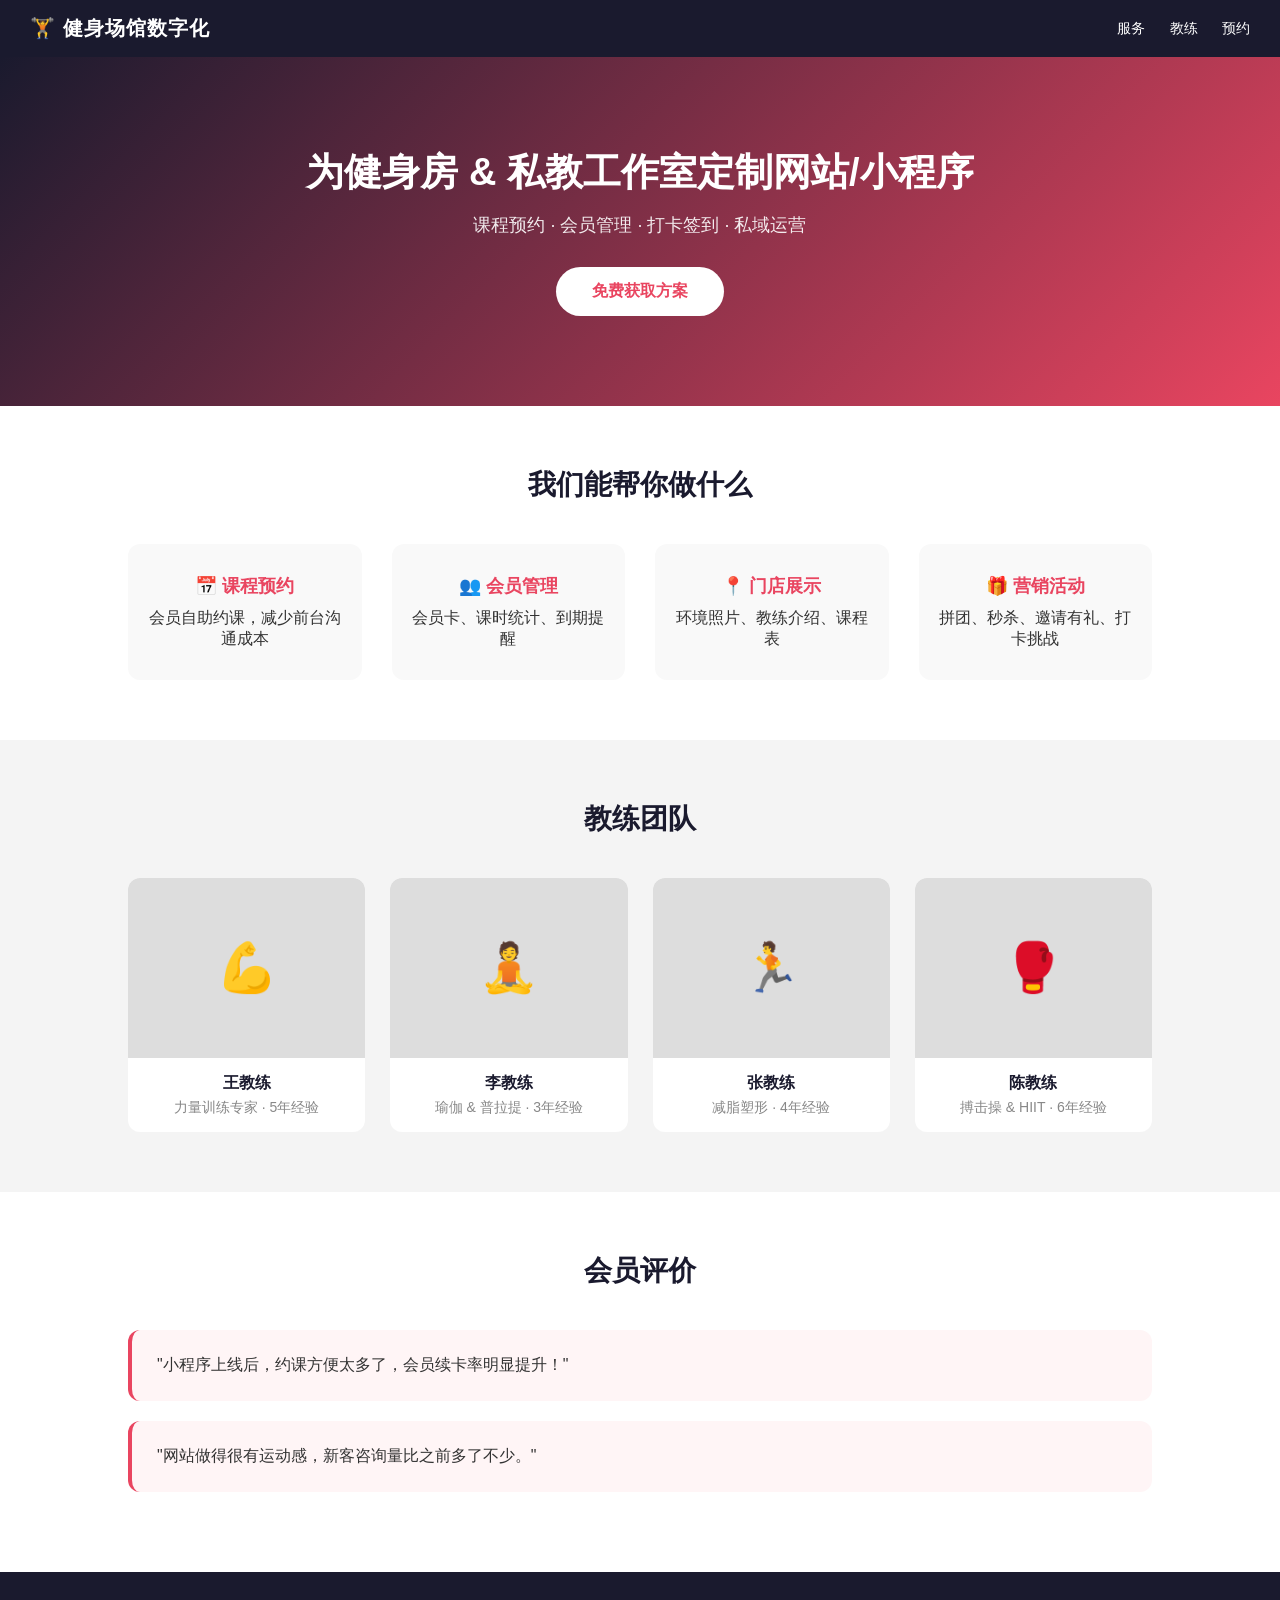
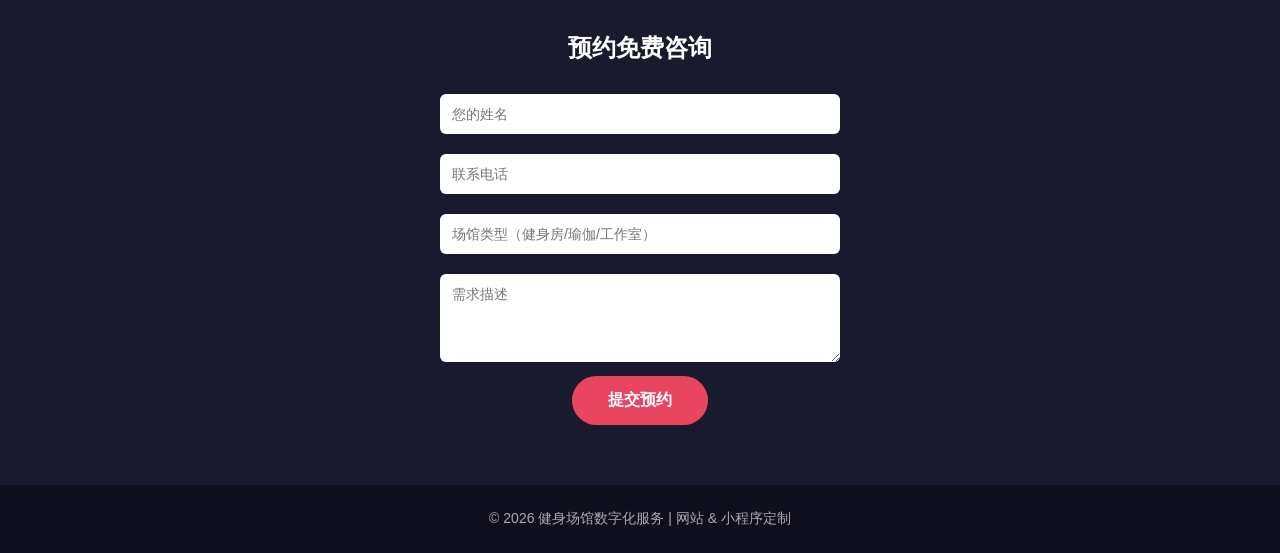
<file: fitness/index.html>
<!DOCTYPE html>
<html lang="zh-CN">
<head>
<meta charset="UTF-8">
<meta name="viewport" content="width=device-width, initial-scale=1.0">
<title>健身场馆专属网站 & 小程序 | 让会员主动找你</title>

<style>
/* ===== 全局 ===== */
* {
  margin: 0;
  padding: 0;
  box-sizing: border-box;
  font-family: "Microsoft YaHei", Arial, sans-serif;
}

body {
  background: #f4f4f4;
  color: #333;
}

/* ===== 导航 ===== */
header {
  background: #1a1a2e;
  color: #fff;
  padding: 15px 30px;
  display: flex;
  justify-content: space-between;
  align-items: center;
  position: sticky;
  top: 0;
  z-index: 999;
}

header h1 {
  font-size: 20px;
  letter-spacing: 1px;
}

nav a {
  color: #fff;
  margin-left: 20px;
  text-decoration: none;
  font-size: 14px;
  transition: color 0.3s;
}

nav a:hover {
  color: #e94560;
}

/* ===== Banner ===== */
.banner {
  background: linear-gradient(135deg, #1a1a2e 0%, #e94560 100%);
  color: #fff;
  text-align: center;
  padding: 90px 20px;
}

.banner h2 {
  font-size: 38px;
  margin-bottom: 15px;
}

.banner p {
  font-size: 18px;
  margin-bottom: 30px;
  opacity: 0.9;
}

.banner button {
  background: #fff;
  color: #e94560;
  border: none;
  padding: 14px 36px;
  font-size: 16px;
  border-radius: 30px;
  cursor: pointer;
  font-weight: bold;
}

/* ===== 服务 ===== */
.services {
  padding: 60px 10%;
  background: #fff;
}

.section-title {
  text-align: center;
  margin-bottom: 40px;
}

.section-title h3 {
  font-size: 28px;
  color: #1a1a2e;
}

.services-grid {
  display: grid;
  grid-template-columns: repeat(auto-fit, minmax(220px,1fr));
  gap: 30px;
}

.service-item {
  background: #f9f9f9;
  padding: 30px 20px;
  border-radius: 12px;
  text-align: center;
  transition: transform 0.3s;
}

.service-item:hover {
  transform: translateY(-5px);
}

.service-item h4 {
  margin-bottom: 10px;
  color: #e94560;
  font-size: 18px;
}

/* ===== 教练 ===== */
.trainers {
  padding: 60px 10%;
  background: #f4f4f4;
}

.trainers-grid {
  display: grid;
  grid-template-columns: repeat(auto-fit, minmax(200px,1fr));
  gap: 25px;
}

.trainer-card {
  background: #fff;
  border-radius: 12px;
  overflow: hidden;
  text-align: center;
}

.trainer-card .avatar {
  width: 100%;
  height: 180px;
  background: #ddd;
  display: flex;
  align-items: center;
  justify-content: center;
  font-size: 48px;
  color: #aaa;
}

.trainer-card h4 {
  padding: 15px 0 5px;
  color: #1a1a2e;
}

.trainer-card p {
  padding-bottom: 15px;
  color: #888;
  font-size: 14px;
}

/* ===== 评价 ===== */
.reviews {
  padding: 60px 10%;
  background: #fff;
}

.review {
  background: #fff5f6;
  padding: 25px;
  border-radius: 12px;
  margin-bottom: 20px;
  border-left: 4px solid #e94560;
}

/* ===== 预约 ===== */
.booking {
  padding: 60px 10%;
  background: #1a1a2e;
  color: #fff;
  text-align: center;
}

.booking input, .booking textarea {
  width: 80%;
  max-width: 400px;
  padding: 12px;
  margin: 10px 0;
  border: none;
  border-radius: 6px;
  font-size: 14px;
}

.booking button {
  background: #e94560;
  color: #fff;
  border: none;
  padding: 14px 36px;
  font-size: 16px;
  border-radius: 30px;
  cursor: pointer;
  font-weight: bold;
}

/* ===== 底部 ===== */
footer {
  background: #0f0f1e;
  color: #aaa;
  text-align: center;
  padding: 25px;
  font-size: 14px;
}

/* ===== 微信弹窗 ===== */
.wechat-modal {
  display: none;
  position: fixed;
  top: 0; left: 0;
  width: 100%; height: 100%;
  background: rgba(0,0,0,0.6);
  justify-content: center;
  align-items: center;
  z-index: 1000;
}

.wechat-box {
  background: #fff;
  padding: 30px;
  border-radius: 12px;
  text-align: center;
}

.wechat-box img {
  width: 200px;
}

/* ===== 响应式 ===== */
@media (max-width: 768px) {
  .banner h2 { font-size: 28px; }
  header { flex-direction: column; gap: 10px; }
  nav a { margin: 0 8px; }
}
</style>
</head>

<body>

<!-- 导航 -->
<header>
  <h1>🏋️ 健身场馆数字化</h1>
  <nav>
    <a href="#services">服务</a>
    <a href="#trainers">教练</a>
    <a href="#booking">预约</a>
  </nav>
</header>

<!-- Banner -->
<section class="banner">
  <h2>为健身房 & 私教工作室定制网站/小程序</h2>
  <p>课程预约 · 会员管理 · 打卡签到 · 私域运营</p>
  <button onclick="showWechat()">免费获取方案</button>
</section>

<!-- 服务 -->
<section class="services" id="services">
  <div class="section-title">
    <h3>我们能帮你做什么</h3>
  </div>
  <div class="services-grid">
    <div class="service-item">
      <h4>📅 课程预约</h4>
      <p>会员自助约课，减少前台沟通成本</p>
    </div>
    <div class="service-item">
      <h4>👥 会员管理</h4>
      <p>会员卡、课时统计、到期提醒</p>
    </div>
    <div class="service-item">
      <h4>📍 门店展示</h4>
      <p>环境照片、教练介绍、课程表</p>
    </div>
    <div class="service-item">
      <h4>🎁 营销活动</h4>
      <p>拼团、秒杀、邀请有礼、打卡挑战</p>
    </div>
  </div>
</section>

<!-- 教练 -->
<section class="trainers" id="trainers">
  <div class="section-title">
    <h3>教练团队</h3>
  </div>
  <div class="trainers-grid">
    <div class="trainer-card">
      <div class="avatar">💪</div>
      <h4>王教练</h4>
      <p>力量训练专家 · 5年经验</p>
    </div>
    <div class="trainer-card">
      <div class="avatar">🧘</div>
      <h4>李教练</h4>
      <p>瑜伽 & 普拉提 · 3年经验</p>
    </div>
    <div class="trainer-card">
      <div class="avatar">🏃</div>
      <h4>张教练</h4>
      <p>减脂塑形 · 4年经验</p>
    </div>
    <div class="trainer-card">
      <div class="avatar">🥊</div>
      <h4>陈教练</h4>
      <p>搏击操 & HIIT · 6年经验</p>
    </div>
  </div>
</section>

<!-- 评价 -->
<section class="reviews">
  <div class="section-title">
    <h3>会员评价</h3>
  </div>
  <div class="review">
    "小程序上线后，约课方便太多了，会员续卡率明显提升！"
  </div>
  <div class="review">
    "网站做得很有运动感，新客咨询量比之前多了不少。"
  </div>
</section>

<!-- 预约 -->
<section class="booking" id="booking">
  <h3 style="margin-bottom:20px;font-size:24px;">预约免费咨询</h3>
  <input type="text" placeholder="您的姓名"><br>
  <input type="text" placeholder="联系电话"><br>
  <input type="text" placeholder="场馆类型（健身房/瑜伽/工作室）"><br>
  <textarea rows="4" placeholder="需求描述"></textarea><br>
  <button onclick="submitForm()">提交预约</button>
</section>

<!-- 底部 -->
<footer>
  © 2026 健身场馆数字化服务 | 网站 & 小程序定制
</footer>

<!-- 微信弹窗 -->
<div class="wechat-modal" id="wechatModal">
  <div class="wechat-box">
    <h3 style="margin-bottom:15px;">扫码添加微信</h3>
    <img src="images/1.jpg" alt="微信二维码">
    <p style="margin-top:10px;color:#666;">备注：健身场馆网站</p>
    <button onclick="hideWechat()" style="margin-top:15px;padding:8px 24px;background:#e94560;color:#fff;border:none;border-radius:20px;cursor:pointer;">关闭</button>
  </div>
</div>

<script>
function showWechat() {
  document.getElementById("wechatModal").style.display = "flex";
}

function hideWechat() {
  document.getElementById("wechatModal").style.display = "none";
}

function submitForm() {
  alert("预约提交成功！我们会尽快联系您 💪");
}

// 平滑滚动
document.querySelectorAll('nav a').forEach(link => {
  link.addEventListener('click', function(e) {
    e.preventDefault();
    const target = document.querySelector(this.getAttribute('href'));
    if (target) {
      target.scrollIntoView({ behavior: 'smooth', block: 'start' });
    }
  });
});
</script>

</body>
</html>
</file>
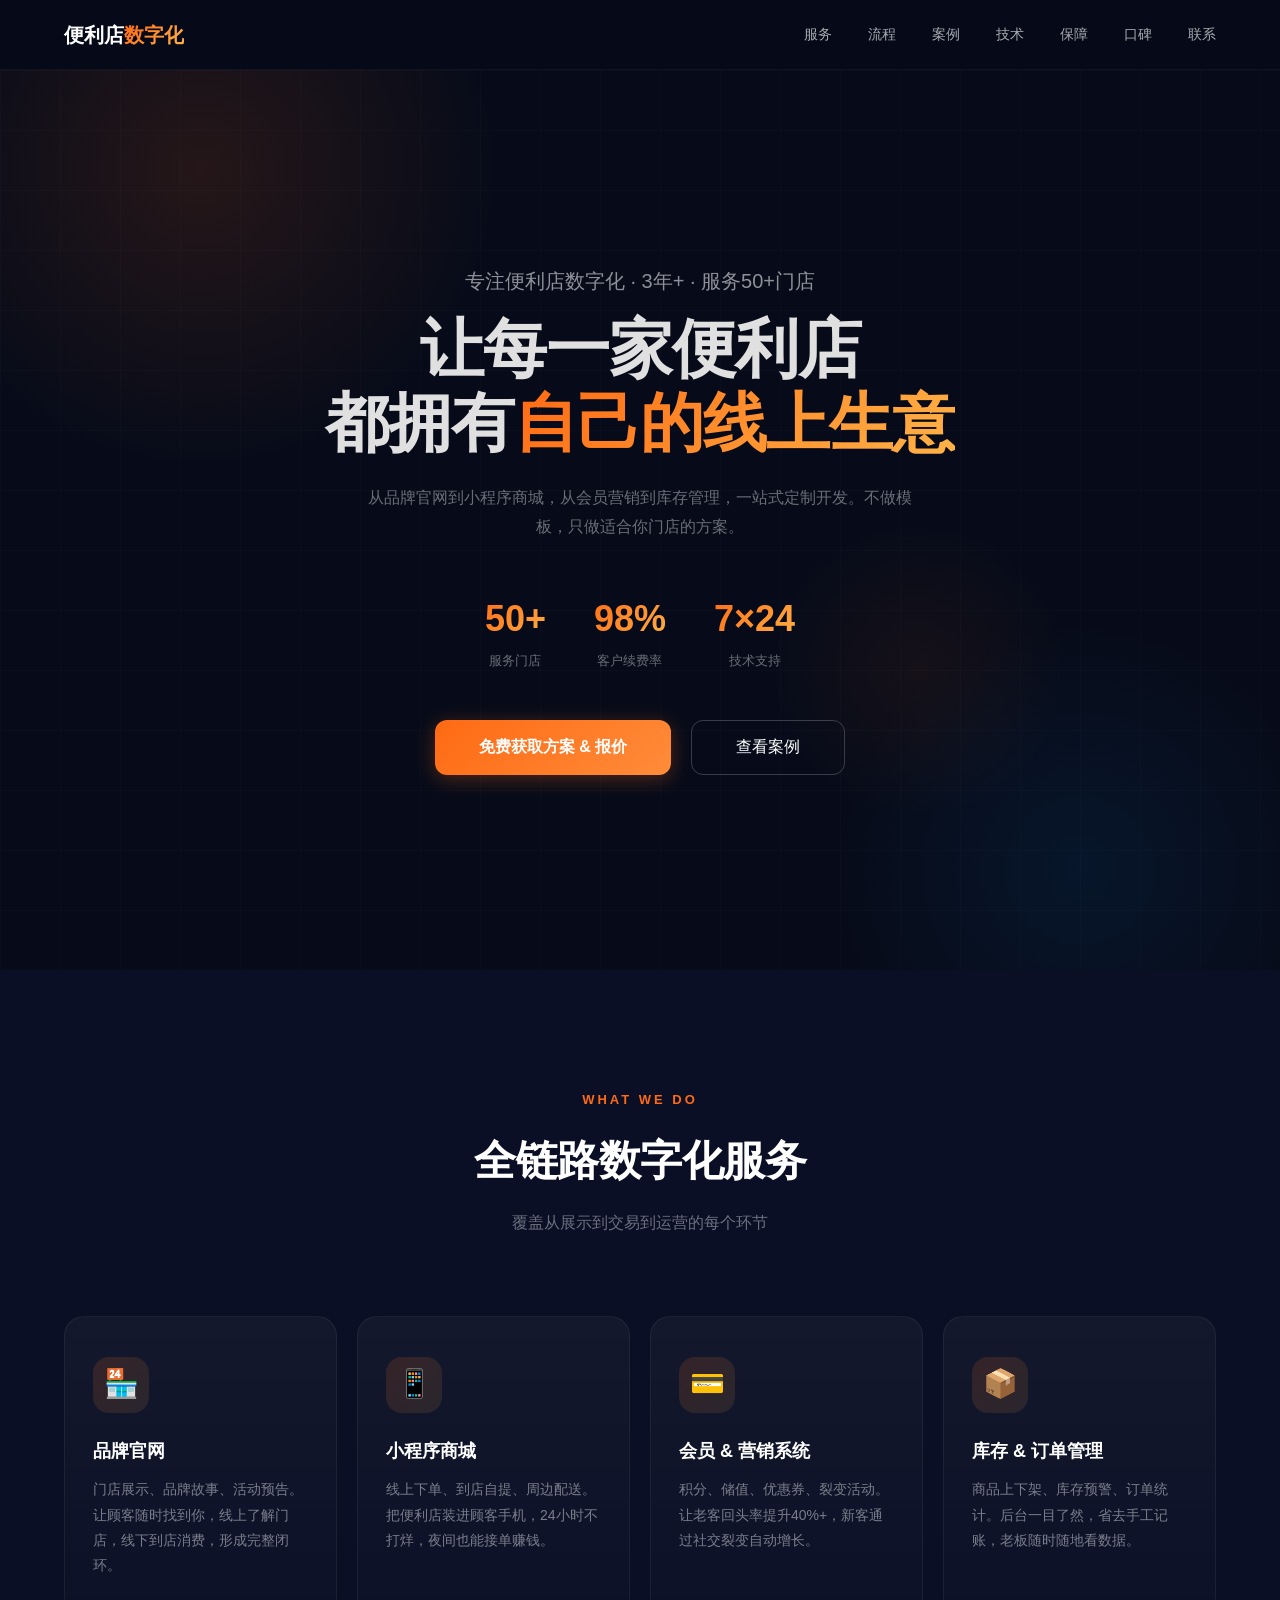
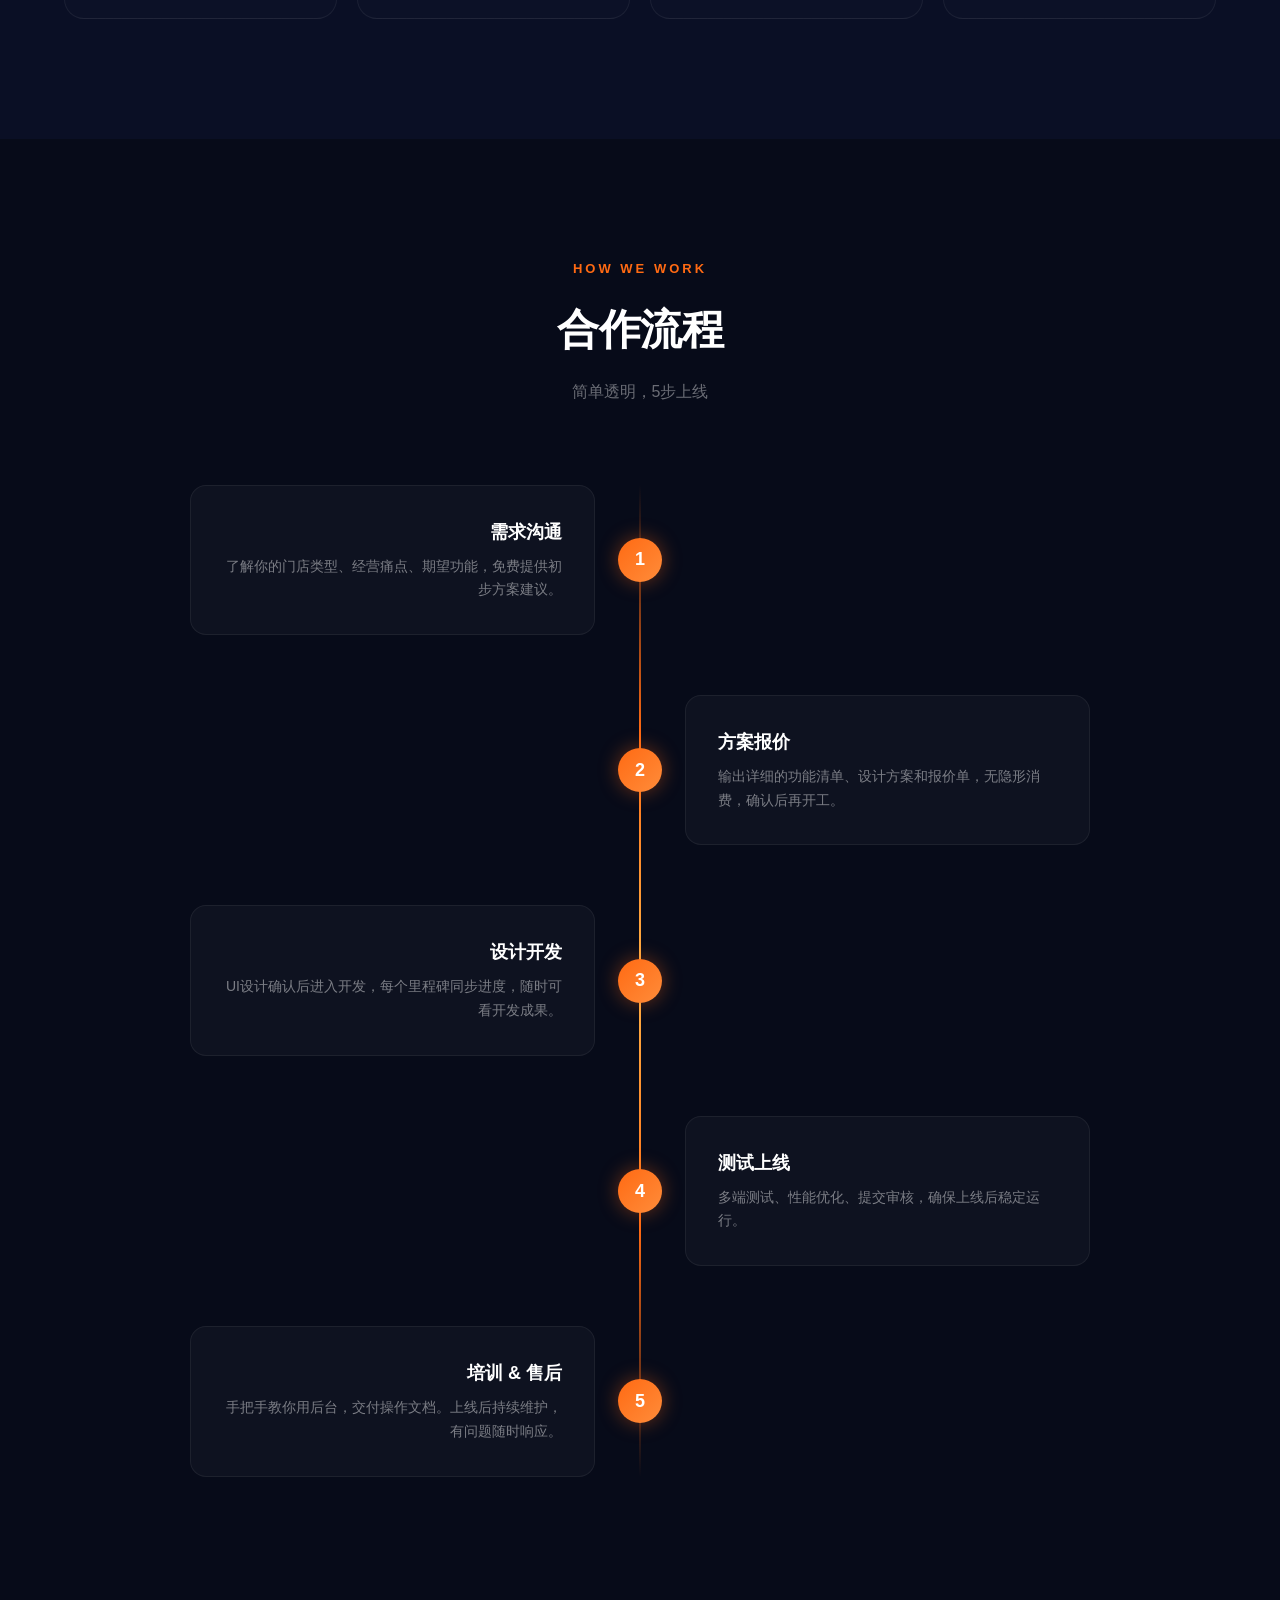
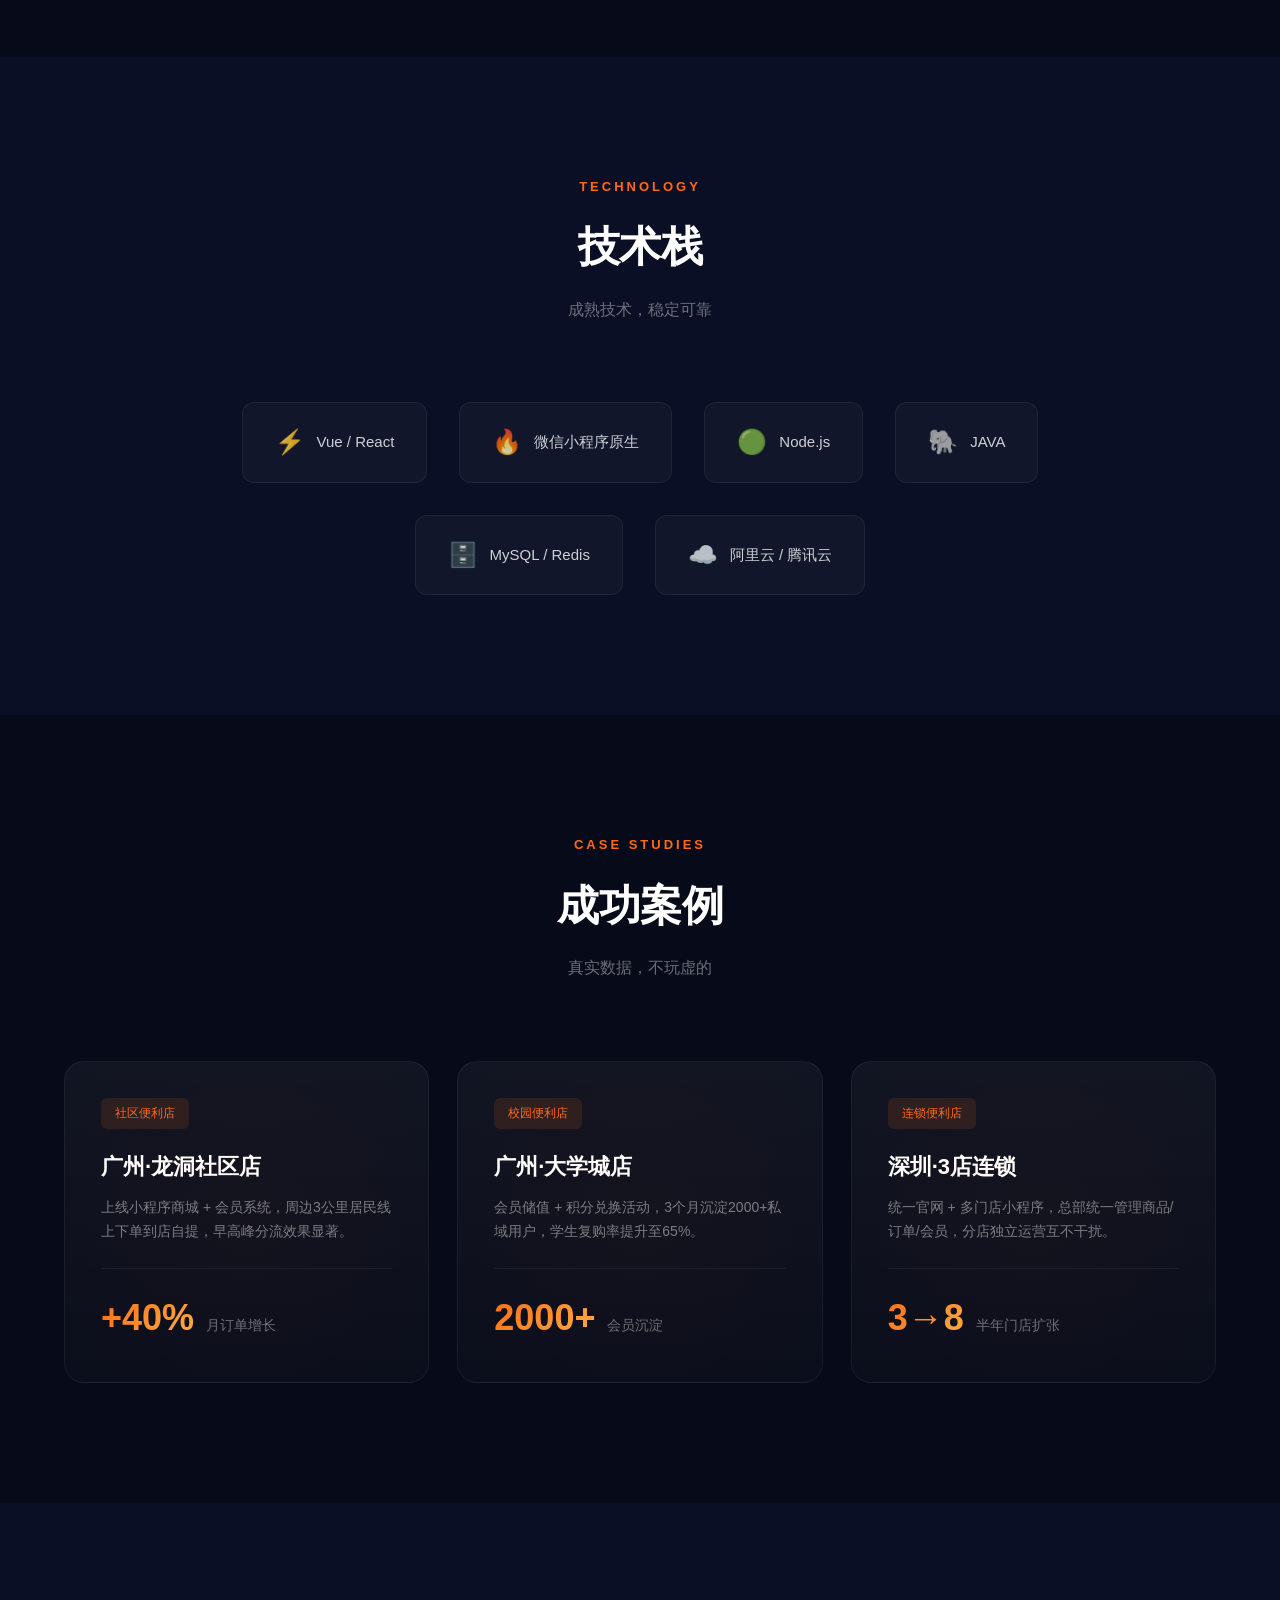
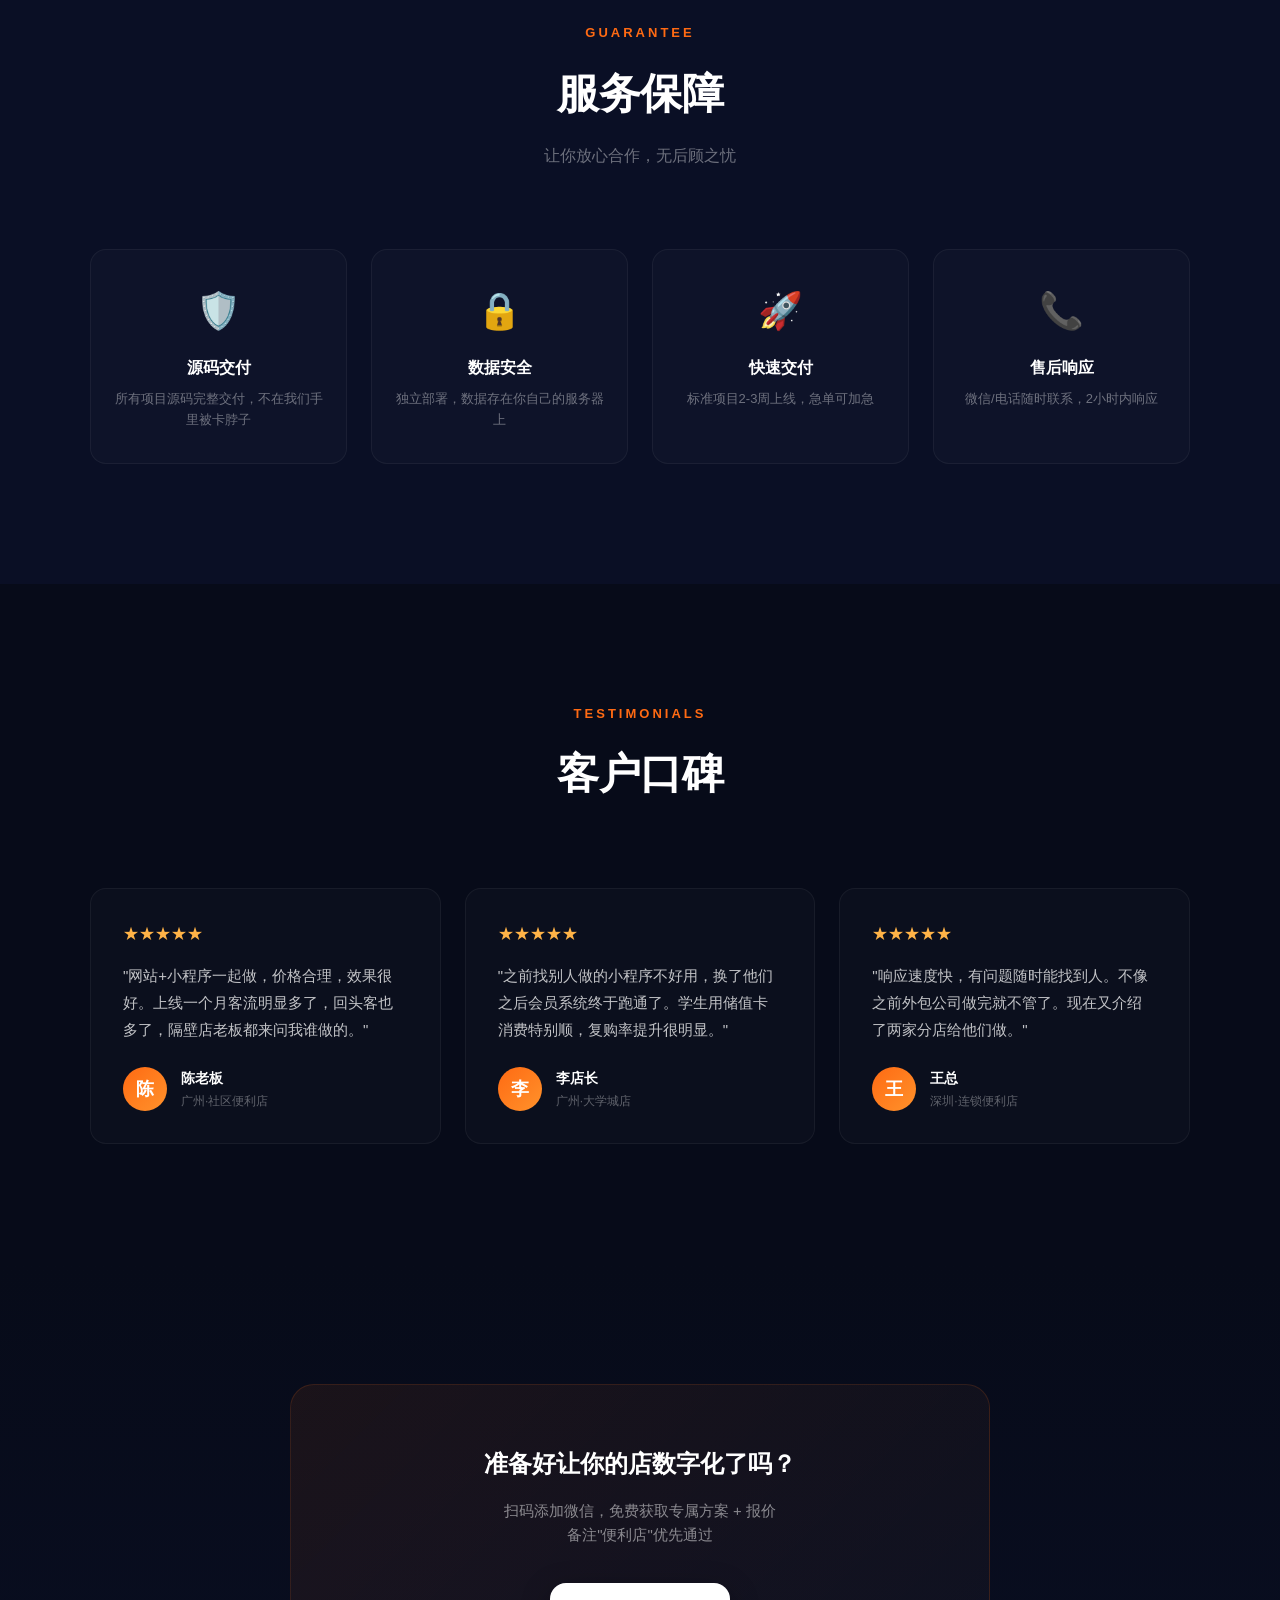
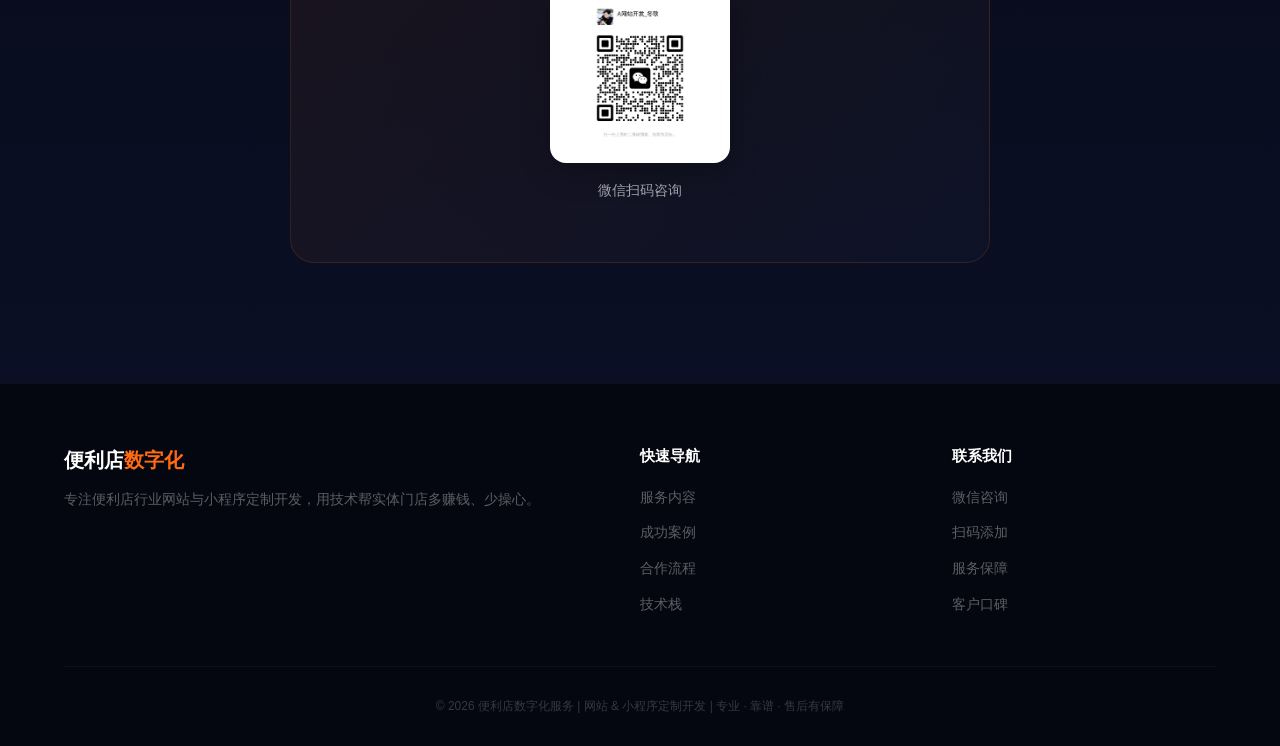
<file: minimart/index.html>
<!DOCTYPE html>
<html lang="zh-CN">
<head>
<meta charset="UTF-8">
<meta name="viewport" content="width=device-width, initial-scale=1.0">
<title>便利店数字化解决方案 | 网站 & 小程序定制开发</title>

<style>
/* ===== Reset & Base ===== */
* { margin: 0; padding: 0; box-sizing: border-box; }

body {
  font-family: -apple-system, BlinkMacSystemFont, "Segoe UI", "PingFang SC", "Hiragino Sans GB", "Microsoft YaHei", sans-serif;
  background: #070b19;
  color: #e0e0e0;
  line-height: 1.6;
  overflow-x: hidden;
}

/* ===== Scroll Animations ===== */
.fade-up {
  opacity: 0;
  transform: translateY(40px);
  transition: opacity 0.8s ease, transform 0.8s ease;
}
.fade-up.visible {
  opacity: 1;
  transform: translateY(0);
}

/* ===== Header ===== */
header {
  background: rgba(7, 11, 25, 0.9);
  backdrop-filter: blur(20px);
  border-bottom: 1px solid rgba(255,255,255,0.04);
  padding: 0 5%;
  height: 70px;
  display: flex;
  justify-content: space-between;
  align-items: center;
  position: fixed;
  top: 0; left: 0; right: 0;
  z-index: 999;
  transition: box-shadow 0.3s;
}

header.scrolled {
  box-shadow: 0 4px 30px rgba(0,0,0,0.4);
}

header h1 {
  font-size: 20px;
  font-weight: 700;
  color: #fff;
}

header h1 span {
  background: linear-gradient(135deg, #ff6a13, #ffb347);
  -webkit-background-clip: text;
  -webkit-text-fill-color: transparent;
  background-clip: text;
}

nav { display: flex; gap: 36px; }

nav a {
  color: rgba(255,255,255,0.65);
  text-decoration: none;
  font-size: 14px;
  font-weight: 500;
  position: relative;
  transition: color 0.3s;
}

nav a::after {
  content: '';
  position: absolute;
  bottom: -6px;
  left: 0;
  width: 0;
  height: 2px;
  background: linear-gradient(90deg, #ff6a13, #ffb347);
  transition: width 0.3s;
}

nav a:hover { color: #fff; }
nav a:hover::after { width: 100%; }

/* ===== Hero ===== */
.hero {
  margin-top: 70px;
  min-height: 100vh;
  display: flex;
  align-items: center;
  justify-content: center;
  position: relative;
  overflow: hidden;
  background: #070b19;
}

/* 动态光效背景 */
.hero-glow-1 {
  position: absolute;
  width: 600px; height: 600px;
  background: radial-gradient(circle, rgba(255,106,19,0.12) 0%, transparent 70%);
  top: -200px; left: -100px;
  animation: float 8s ease-in-out infinite;
}

.hero-glow-2 {
  position: absolute;
  width: 500px; height: 500px;
  background: radial-gradient(circle, rgba(0,150,255,0.08) 0%, transparent 70%);
  bottom: -150px; right: -50px;
  animation: float 10s ease-in-out infinite reverse;
}

.hero-glow-3 {
  position: absolute;
  width: 300px; height: 300px;
  background: radial-gradient(circle, rgba(255,106,19,0.06) 0%, transparent 70%);
  top: 50%; left: 60%;
  animation: float 6s ease-in-out infinite;
}

@keyframes float {
  0%, 100% { transform: translate(0, 0); }
  50% { transform: translate(30px, -30px); }
}

/* 网格背景 */
.hero::after {
  content: '';
  position: absolute;
  top: 0; left: 0; right: 0; bottom: 0;
  background-image:
    linear-gradient(rgba(255,255,255,0.015) 1px, transparent 1px),
    linear-gradient(90deg, rgba(255,255,255,0.015) 1px, transparent 1px);
  background-size: 60px 60px;
  pointer-events: none;
}

.hero-content {
  position: relative;
  z-index: 2;
  text-align: center;
  max-width: 900px;
  padding: 0 20px;
}

/* 渐变文字 */
.hero h2 {
  font-size: clamp(36px, 6vw, 64px);
  font-weight: 800;
  line-height: 1.15;
  margin-bottom: 24px;
  letter-spacing: -1px;
}

.hero h2 .gradient-text {
  background: linear-gradient(135deg, #ff6a13, #ffb347, #ff6a13);
  background-size: 200% 200%;
  -webkit-background-clip: text;
  -webkit-text-fill-color: transparent;
  background-clip: text;
  animation: gradientShift 4s ease infinite;
}

@keyframes gradientShift {
  0%, 100% { background-position: 0% 50%; }
  50% { background-position: 100% 50%; }
}

.hero-sub {
  font-size: 20px;
  color: rgba(255,255,255,0.55);
  margin-bottom: 16px;
  font-weight: 300;
}

.hero-desc {
  font-size: 16px;
  color: rgba(255,255,255,0.4);
  max-width: 560px;
  margin: 0 auto 48px;
  line-height: 1.8;
}

/* 数据条 */
.hero-stats {
  display: flex;
  justify-content: center;
  gap: 48px;
  margin-bottom: 48px;
  flex-wrap: wrap;
}

.stat-item {
  text-align: center;
}

.stat-number {
  font-size: 36px;
  font-weight: 800;
  background: linear-gradient(135deg, #ff6a13, #ffb347);
  -webkit-background-clip: text;
  -webkit-text-fill-color: transparent;
  background-clip: text;
}

.stat-label {
  font-size: 13px;
  color: rgba(255,255,255,0.4);
  margin-top: 4px;
}

.hero-cta {
  display: flex;
  gap: 20px;
  justify-content: center;
  flex-wrap: wrap;
}

.btn-primary {
  background: linear-gradient(135deg, #ff6a13, #ff8c3a);
  color: #fff;
  border: none;
  padding: 16px 44px;
  font-size: 16px;
  border-radius: 12px;
  cursor: pointer;
  transition: all 0.3s;
  font-weight: 600;
  box-shadow: 0 4px 20px rgba(255,106,19,0.3);
}

.btn-primary:hover {
  transform: translateY(-3px);
  box-shadow: 0 12px 40px rgba(255,106,19,0.45);
}

.btn-outline {
  background: transparent;
  color: #fff;
  border: 1.5px solid rgba(255,255,255,0.2);
  padding: 16px 44px;
  font-size: 16px;
  border-radius: 12px;
  cursor: pointer;
  transition: all 0.3s;
  font-weight: 500;
}

.btn-outline:hover {
  border-color: #ff6a13;
  color: #ff6a13;
  background: rgba(255,106,19,0.05);
}

/* ===== Sections Common ===== */
section {
  padding: 120px 5%;
  position: relative;
}

.section-header {
  text-align: center;
  margin-bottom: 80px;
}

.section-header .subtitle {
  color: #ff6a13;
  font-size: 13px;
  letter-spacing: 3px;
  text-transform: uppercase;
  margin-bottom: 16px;
  display: block;
  font-weight: 600;
}

.section-header h3 {
  font-size: clamp(28px, 4vw, 42px);
  font-weight: 800;
  color: #fff;
  letter-spacing: -0.5px;
}

.section-header p {
  color: rgba(255,255,255,0.4);
  font-size: 16px;
  margin-top: 16px;
  max-width: 500px;
  margin-left: auto;
  margin-right: auto;
}

/* ===== Services ===== */
.services {
  background: #0a0f25;
}

.services-grid {
  display: grid;
  grid-template-columns: repeat(4, 1fr);
  gap: 20px;
  max-width: 1300px;
  margin: 0 auto;
}

.service-card {
  background: linear-gradient(180deg, rgba(255,255,255,0.04) 0%, rgba(255,255,255,0.01) 100%);
  border: 1px solid rgba(255,255,255,0.06);
  border-radius: 20px;
  padding: 40px 28px;
  transition: all 0.4s;
  position: relative;
  overflow: hidden;
}

.service-card::before {
  content: '';
  position: absolute;
  top: 0; left: 0; right: 0;
  height: 3px;
  background: linear-gradient(90deg, #ff6a13, #ffb347);
  transform: scaleX(0);
  transition: transform 0.4s;
}

.service-card:hover {
  transform: translateY(-8px);
  border-color: rgba(255,106,19,0.25);
  background: linear-gradient(180deg, rgba(255,106,19,0.06) 0%, rgba(255,255,255,0.01) 100%);
}

.service-card:hover::before {
  transform: scaleX(1);
}

.service-icon {
  width: 56px; height: 56px;
  background: linear-gradient(135deg, rgba(255,106,19,0.15), rgba(255,179,71,0.1));
  border-radius: 16px;
  display: flex;
  align-items: center;
  justify-content: center;
  margin-bottom: 24px;
  font-size: 28px;
}

.service-card h4 {
  color: #fff;
  font-size: 18px;
  margin-bottom: 12px;
  font-weight: 700;
}

.service-card p {
  color: rgba(255,255,255,0.45);
  font-size: 14px;
  line-height: 1.8;
}

/* ===== Process / 合作流程 ===== */
.process {
  background: #070b19;
}

.process-timeline {
  max-width: 900px;
  margin: 0 auto;
  position: relative;
}

.process-timeline::before {
  content: '';
  position: absolute;
  left: 50%;
  top: 0;
  bottom: 0;
  width: 2px;
  background: linear-gradient(180deg, transparent, #ff6a13, #ffb347, #ff6a13, transparent);
  transform: translateX(-50%);
}

.process-step {
  display: flex;
  align-items: center;
  margin-bottom: 60px;
  position: relative;
}

.process-step:nth-child(odd) {
  flex-direction: row;
}

.process-step:nth-child(even) {
  flex-direction: row-reverse;
}

.process-content {
  width: 45%;
  background: rgba(255,255,255,0.03);
  border: 1px solid rgba(255,255,255,0.06);
  border-radius: 16px;
  padding: 32px;
}

.process-step:nth-child(odd) .process-content {
  margin-right: 5%;
  text-align: right;
}

.process-step:nth-child(even) .process-content {
  margin-left: 5%;
  text-align: left;
}

.process-number {
  position: absolute;
  left: 50%;
  transform: translateX(-50%);
  width: 44px; height: 44px;
  background: linear-gradient(135deg, #ff6a13, #ff8c3a);
  border-radius: 50%;
  display: flex;
  align-items: center;
  justify-content: center;
  font-size: 18px;
  font-weight: 800;
  color: #fff;
  z-index: 2;
  box-shadow: 0 0 20px rgba(255,106,19,0.4);
}

.process-content h4 {
  color: #fff;
  font-size: 18px;
  margin-bottom: 8px;
  font-weight: 700;
}

.process-content p {
  color: rgba(255,255,255,0.45);
  font-size: 14px;
  line-height: 1.7;
}

/* ===== Tech Stack ===== */
.tech {
  background: #0a0f25;
}

.tech-grid {
  display: flex;
  justify-content: center;
  gap: 32px;
  flex-wrap: wrap;
  max-width: 900px;
  margin: 0 auto;
}

.tech-item {
  background: rgba(255,255,255,0.03);
  border: 1px solid rgba(255,255,255,0.06);
  border-radius: 12px;
  padding: 20px 32px;
  display: flex;
  align-items: center;
  gap: 12px;
  transition: all 0.3s;
}

.tech-item:hover {
  border-color: rgba(255,106,19,0.3);
  transform: translateY(-4px);
}

.tech-item .tech-icon {
  font-size: 24px;
}

.tech-item span {
  color: rgba(255,255,255,0.8);
  font-size: 15px;
  font-weight: 500;
}

/* ===== Cases ===== */
.cases {
  background: #070b19;
}

.cases-grid {
  display: grid;
  grid-template-columns: repeat(auto-fit, minmax(320px, 1fr));
  gap: 28px;
  max-width: 1200px;
  margin: 0 auto;
}

.case-card {
  background: linear-gradient(180deg, rgba(255,255,255,0.04) 0%, rgba(255,255,255,0.01) 100%);
  border: 1px solid rgba(255,255,255,0.06);
  border-radius: 20px;
  padding: 36px;
  transition: all 0.4s;
  position: relative;
  overflow: hidden;
}

.case-card:hover {
  transform: translateY(-6px);
  border-color: rgba(255,106,19,0.2);
}

.case-card::after {
  content: '';
  position: absolute;
  top: -50%; right: -50%;
  width: 200%; height: 200%;
  background: radial-gradient(circle, rgba(255,106,19,0.03) 0%, transparent 60%);
  pointer-events: none;
}

.case-tag {
  display: inline-block;
  background: rgba(255,106,19,0.12);
  color: #ff6a13;
  padding: 6px 14px;
  border-radius: 6px;
  font-size: 12px;
  margin-bottom: 20px;
  font-weight: 500;
}

.case-card h4 {
  color: #fff;
  font-size: 22px;
  margin-bottom: 12px;
  font-weight: 700;
}

.case-card > p {
  color: rgba(255,255,255,0.45);
  font-size: 14px;
  line-height: 1.7;
  margin-bottom: 24px;
}

.case-result {
  display: flex;
  align-items: baseline;
  gap: 12px;
  padding-top: 20px;
  border-top: 1px solid rgba(255,255,255,0.06);
}

.case-result .number {
  font-size: 36px;
  font-weight: 800;
  background: linear-gradient(135deg, #ff6a13, #ffb347);
  -webkit-background-clip: text;
  -webkit-text-fill-color: transparent;
  background-clip: text;
}

.case-result .label {
  color: rgba(255,255,255,0.4);
  font-size: 14px;
}

/* ===== Guarantee / 服务保障 ===== */
.guarantee {
  background: #0a0f25;
}

.guarantee-grid {
  display: grid;
  grid-template-columns: repeat(auto-fit, minmax(220px, 1fr));
  gap: 24px;
  max-width: 1100px;
  margin: 0 auto;
}

.guarantee-item {
  text-align: center;
  padding: 32px 20px;
  background: rgba(255,255,255,0.02);
  border: 1px solid rgba(255,255,255,0.05);
  border-radius: 16px;
  transition: all 0.3s;
}

.guarantee-item:hover {
  border-color: rgba(255,106,19,0.2);
  background: rgba(255,106,19,0.03);
}

.guarantee-item .g-icon {
  font-size: 36px;
  margin-bottom: 16px;
}

.guarantee-item h5 {
  color: #fff;
  font-size: 16px;
  margin-bottom: 8px;
  font-weight: 600;
}

.guarantee-item p {
  color: rgba(255,255,255,0.4);
  font-size: 13px;
  line-height: 1.6;
}

/* ===== Reviews ===== */
.reviews {
  background: #070b19;
}

.reviews-grid {
  display: grid;
  grid-template-columns: repeat(auto-fit, minmax(300px, 1fr));
  gap: 24px;
  max-width: 1100px;
  margin: 0 auto;
}

.review-card {
  background: rgba(255,255,255,0.02);
  border: 1px solid rgba(255,255,255,0.05);
  border-radius: 16px;
  padding: 32px;
  transition: transform 0.3s;
}

.review-card:hover {
  transform: translateY(-4px);
}

.review-stars {
  color: #ffb347;
  font-size: 16px;
  margin-bottom: 16px;
}

.review-text {
  color: rgba(255,255,255,0.75);
  font-size: 15px;
  line-height: 1.8;
  margin-bottom: 24px;
}

.review-author {
  display: flex;
  align-items: center;
  gap: 14px;
}

.author-avatar {
  width: 44px; height: 44px;
  border-radius: 50%;
  background: linear-gradient(135deg, #ff6a13, #ff922b);
  display: flex;
  align-items: center;
  justify-content: center;
  color: #fff;
  font-size: 18px;
  font-weight: 700;
}

.author-info h5 {
  color: #fff;
  font-size: 14px;
  margin-bottom: 2px;
}

.author-info p {
  color: rgba(255,255,255,0.35);
  font-size: 12px;
}

/* ===== Contact ===== */
.contact {
  background: linear-gradient(180deg, #070b19 0%, #0a0f25 100%);
}

.contact-inner {
  max-width: 700px;
  margin: 0 auto;
}

.contact-card {
  background: linear-gradient(135deg, rgba(255,106,19,0.08) 0%, rgba(255,255,255,0.02) 100%);
  border: 1px solid rgba(255,106,19,0.15);
  border-radius: 24px;
  padding: 60px 40px;
  text-align: center;
}

.contact-card h4 {
  color: #fff;
  font-size: 24px;
  margin-bottom: 16px;
  font-weight: 700;
}

.contact-card > p {
  color: rgba(255,255,255,0.5);
  font-size: 15px;
  margin-bottom: 36px;
}

.qrcode-showcase {
  display: flex;
  justify-content: center;
  gap: 40px;
  flex-wrap: wrap;
}

.qrcode-item {
  text-align: center;
}

.qrcode-img {
  width: 180px; height: 180px;
  background: #fff;
  border-radius: 16px;
  margin: 0 auto 16px;
  display: flex;
  align-items: center;
  justify-content: center;
  overflow: hidden;
  padding: 10px;
  box-shadow: 0 8px 30px rgba(0,0,0,0.3);
}

.qrcode-img img {
  width: 100%; height: 100%;
  object-fit: contain;
}

.qrcode-item p {
  color: rgba(255,255,255,0.6);
  font-size: 14px;
}

/* ===== Footer ===== */
footer {
  background: #040710;
  border-top: 1px solid rgba(255,255,255,0.03);
  padding: 60px 5% 30px;
}

.footer-content {
  max-width: 1200px;
  margin: 0 auto;
  display: grid;
  grid-template-columns: 2fr 1fr 1fr;
  gap: 48px;
  margin-bottom: 40px;
}

.footer-brand h4 {
  font-size: 20px;
  font-weight: 700;
  color: #fff;
  margin-bottom: 12px;
}

.footer-brand h4 span {
  color: #ff6a13;
}

.footer-brand p {
  color: rgba(255,255,255,0.35);
  font-size: 14px;
  line-height: 1.7;
}

.footer-links h5 {
  color: #fff;
  font-size: 15px;
  margin-bottom: 16px;
  font-weight: 600;
}

.footer-links ul {
  list-style: none;
}

.footer-links li {
  margin-bottom: 10px;
}

.footer-links a {
  color: rgba(255,255,255,0.35);
  text-decoration: none;
  font-size: 14px;
  transition: color 0.3s;
}

.footer-links a:hover {
  color: #ff6a13;
}

.footer-bottom {
  text-align: center;
  padding-top: 30px;
  border-top: 1px solid rgba(255,255,255,0.04);
}

.footer-bottom p {
  color: rgba(255,255,255,0.2);
  font-size: 12px;
}

/* ===== Modal ===== */
.modal-overlay {
  display: none;
  position: fixed;
  top: 0; left: 0;
  width: 100%; height: 100%;
  background: rgba(0,0,0,0.8);
  backdrop-filter: blur(8px);
  justify-content: center;
  align-items: center;
  z-index: 1000;
}

.modal-box {
  background: #0a0f25;
  border: 1px solid rgba(255,255,255,0.1);
  border-radius: 24px;
  padding: 48px;
  text-align: center;
  max-width: 400px;
  width: 90%;
  box-shadow: 0 20px 60px rgba(0,0,0,0.5);
}

.modal-box h3 {
  color: #fff;
  font-size: 22px;
  margin-bottom: 24px;
  font-weight: 700;
}

.modal-qr {
  width: 220px; height: 220px;
  background: #fff;
  border-radius: 16px;
  margin: 0 auto 24px;
  display: flex;
  align-items: center;
  justify-content: center;
  overflow: hidden;
  padding: 12px;
}

.modal-qr img {
  width: 100%; height: 100%;
  object-fit: contain;
}

.modal-box p {
  color: rgba(255,255,255,0.55);
  font-size: 14px;
  margin-bottom: 28px;
  line-height: 1.6;
}

.modal-close {
  background: rgba(255,255,255,0.08);
  color: #fff;
  border: none;
  padding: 12px 40px;
  border-radius: 10px;
  cursor: pointer;
  font-size: 14px;
  transition: background 0.3s;
}

.modal-close:hover {
  background: rgba(255,255,255,0.15);
}

/* ===== Responsive ===== */
@media (max-width: 1024px) {
  .services-grid { grid-template-columns: repeat(2, 1fr); }
  .process-timeline::before { left: 30px; }
  .process-step { flex-direction: row !important; }
  .process-content { width: calc(100% - 70px); margin-left: 70px !important; margin-right: 0 !important; text-align: left !important; }
  .process-number { left: 30px; transform: translateX(0); }
}

@media (max-width: 768px) {
  header { padding: 0 20px; }
  nav { display: none; }
  .hero h2 { font-size: 32px; }
  .hero-sub { font-size: 16px; }
  .hero-desc { font-size: 14px; }
  section { padding: 80px 5%; }
  .services-grid { grid-template-columns: 1fr; }
  .hero-stats { gap: 24px; }
  .stat-number { font-size: 28px; }
  .footer-content { grid-template-columns: 1fr; gap: 32px; }
  .contact-card { padding: 40px 20px; }
}

@media (max-width: 480px) {
  .hero-cta { flex-direction: column; align-items: center; }
  .btn-primary, .btn-outline { width: 100%; max-width: 280px; }
  .qrcode-showcase { gap: 20px; }
}
</style>
</head>

<body>

<!-- Header -->
<header id="header">
  <h1>便利店<span>数字化</span></h1>
  <nav>
    <a href="#services">服务</a>
    <a href="#process">流程</a>
    <a href="#cases">案例</a>
    <a href="#tech">技术</a>
    <a href="#guarantee">保障</a>
    <a href="#reviews">口碑</a>
    <a href="#contact">联系</a>
  </nav>
</header>

<!-- Hero -->
<section class="hero">
  <div class="hero-glow-1"></div>
  <div class="hero-glow-2"></div>
  <div class="hero-glow-3"></div>
  <div class="hero-content fade-up">
    <p class="hero-sub">专注便利店数字化 · 3年+ · 服务50+门店</p>
    <h2>让每一家便利店<br>都拥有<span class="gradient-text">自己的线上生意</span></h2>
    <p class="hero-desc">从品牌官网到小程序商城，从会员营销到库存管理，一站式定制开发。不做模板，只做适合你门店的方案。</p>
    
    <div class="hero-stats">
      <div class="stat-item">
        <div class="stat-number">50+</div>
        <div class="stat-label">服务门店</div>
      </div>
      <div class="stat-item">
        <div class="stat-number">98%</div>
        <div class="stat-label">客户续费率</div>
      </div>
      <div class="stat-item">
        <div class="stat-number">7×24</div>
        <div class="stat-label">技术支持</div>
      </div>
    </div>

    <div class="hero-cta">
      <button class="btn-primary" onclick="openModal()">免费获取方案 & 报价</button>
      <button class="btn-outline" onclick="document.getElementById('cases').scrollIntoView({behavior:'smooth'})">查看案例</button>
    </div>
  </div>
</section>

<!-- Services -->
<section class="services" id="services">
  <div class="section-header fade-up">
    <span class="subtitle">What We Do</span>
    <h3>全链路数字化服务</h3>
    <p>覆盖从展示到交易到运营的每个环节</p>
  </div>
  <div class="services-grid">
    <div class="service-card fade-up">
      <div class="service-icon">🏪</div>
      <h4>品牌官网</h4>
      <p>门店展示、品牌故事、活动预告。让顾客随时找到你，线上了解门店，线下到店消费，形成完整闭环。</p>
    </div>
    <div class="service-card fade-up">
      <div class="service-icon">📱</div>
      <h4>小程序商城</h4>
      <p>线上下单、到店自提、周边配送。把便利店装进顾客手机，24小时不打烊，夜间也能接单赚钱。</p>
    </div>
    <div class="service-card fade-up">
      <div class="service-icon">💳</div>
      <h4>会员 & 营销系统</h4>
      <p>积分、储值、优惠券、裂变活动。让老客回头率提升40%+，新客通过社交裂变自动增长。</p>
    </div>
    <div class="service-card fade-up">
      <div class="service-icon">📦</div>
      <h4>库存 & 订单管理</h4>
      <p>商品上下架、库存预警、订单统计。后台一目了然，省去手工记账，老板随时随地看数据。</p>
    </div>
  </div>
</section>

<!-- Process -->
<section class="process" id="process">
  <div class="section-header fade-up">
    <span class="subtitle">How We Work</span>
    <h3>合作流程</h3>
    <p>简单透明，5步上线</p>
  </div>
  <div class="process-timeline">
    <div class="process-step fade-up">
      <div class="process-number">1</div>
      <div class="process-content">
        <h4>需求沟通</h4>
        <p>了解你的门店类型、经营痛点、期望功能，免费提供初步方案建议。</p>
      </div>
    </div>
    <div class="process-step fade-up">
      <div class="process-number">2</div>
      <div class="process-content">
        <h4>方案报价</h4>
        <p>输出详细的功能清单、设计方案和报价单，无隐形消费，确认后再开工。</p>
      </div>
    </div>
    <div class="process-step fade-up">
      <div class="process-number">3</div>
      <div class="process-content">
        <h4>设计开发</h4>
        <p>UI设计确认后进入开发，每个里程碑同步进度，随时可看开发成果。</p>
      </div>
    </div>
    <div class="process-step fade-up">
      <div class="process-number">4</div>
      <div class="process-content">
        <h4>测试上线</h4>
        <p>多端测试、性能优化、提交审核，确保上线后稳定运行。</p>
      </div>
    </div>
    <div class="process-step fade-up">
      <div class="process-number">5</div>
      <div class="process-content">
        <h4>培训 & 售后</h4>
        <p>手把手教你用后台，交付操作文档。上线后持续维护，有问题随时响应。</p>
      </div>
    </div>
  </div>
</section>

<!-- Tech Stack -->
<section class="tech" id="tech">
  <div class="section-header fade-up">
    <span class="subtitle">Technology</span>
    <h3>技术栈</h3>
    <p>成熟技术，稳定可靠</p>
  </div>
  <div class="tech-grid">
    <div class="tech-item fade-up">
      <span class="tech-icon">⚡</span>
      <span>Vue / React</span>
    </div>
    <div class="tech-item fade-up">
      <span class="tech-icon">🔥</span>
      <span>微信小程序原生</span>
    </div>
    <div class="tech-item fade-up">
      <span class="tech-icon">🟢</span>
      <span>Node.js</span>
    </div>
    <div class="tech-item fade-up">
      <span class="tech-icon">🐘</span>
      <span>JAVA</span>
    </div>
    <div class="tech-item fade-up">
      <span class="tech-icon">🗄️</span>
      <span>MySQL / Redis</span>
    </div>
    <div class="tech-item fade-up">
      <span class="tech-icon">☁️</span>
      <span>阿里云 / 腾讯云</span>
    </div>
  </div>
</section>

<!-- Cases -->
<section class="cases" id="cases">
  <div class="section-header fade-up">
    <span class="subtitle">Case Studies</span>
    <h3>成功案例</h3>
    <p>真实数据，不玩虚的</p>
  </div>
  <div class="cases-grid">
    <div class="case-card fade-up">
      <div class="case-tag">社区便利店</div>
      <h4>广州·龙洞社区店</h4>
      <p>上线小程序商城 + 会员系统，周边3公里居民线上下单到店自提，早高峰分流效果显著。</p>
      <div class="case-result">
        <span class="number">+40%</span>
        <span class="label">月订单增长</span>
      </div>
    </div>
    <div class="case-card fade-up">
      <div class="case-tag">校园便利店</div>
      <h4>广州·大学城店</h4>
      <p>会员储值 + 积分兑换活动，3个月沉淀2000+私域用户，学生复购率提升至65%。</p>
      <div class="case-result">
        <span class="number">2000+</span>
        <span class="label">会员沉淀</span>
      </div>
    </div>
    <div class="case-card fade-up">
      <div class="case-tag">连锁便利店</div>
      <h4>深圳·3店连锁</h4>
      <p>统一官网 + 多门店小程序，总部统一管理商品/订单/会员，分店独立运营互不干扰。</p>
      <div class="case-result">
        <span class="number">3→8</span>
        <span class="label">半年门店扩张</span>
      </div>
    </div>
  </div>
</section>

<!-- Guarantee -->
<section class="guarantee" id="guarantee">
  <div class="section-header fade-up">
    <span class="subtitle">Guarantee</span>
    <h3>服务保障</h3>
    <p>让你放心合作，无后顾之忧</p>
  </div>
  <div class="guarantee-grid">
    <div class="guarantee-item fade-up">
      <div class="g-icon">🛡️</div>
      <h5>源码交付</h5>
      <p>所有项目源码完整交付，不在我们手里被卡脖子</p>
    </div>
    <div class="guarantee-item fade-up">
      <div class="g-icon">🔒</div>
      <h5>数据安全</h5>
      <p>独立部署，数据存在你自己的服务器上</p>
    </div>
    <div class="guarantee-item fade-up">
      <div class="g-icon">🚀</div>
      <h5>快速交付</h5>
      <p>标准项目2-3周上线，急单可加急</p>
    </div>
    <div class="guarantee-item fade-up">
      <div class="g-icon">📞</div>
      <h5>售后响应</h5>
      <p>微信/电话随时联系，2小时内响应</p>
    </div>
  </div>
</section>

<!-- Reviews -->
<section class="reviews" id="reviews">
  <div class="section-header fade-up">
    <span class="subtitle">Testimonials</span>
    <h3>客户口碑</h3>
  </div>
  <div class="reviews-grid">
    <div class="review-card fade-up">
      <div class="review-stars">★★★★★</div>
      <div class="review-text">"网站+小程序一起做，价格合理，效果很好。上线一个月客流明显多了，回头客也多了，隔壁店老板都来问我谁做的。"</div>
      <div class="review-author">
        <div class="author-avatar">陈</div>
        <div class="author-info">
          <h5>陈老板</h5>
          <p>广州·社区便利店</p>
        </div>
      </div>
    </div>
    <div class="review-card fade-up">
      <div class="review-stars">★★★★★</div>
      <div class="review-text">"之前找别人做的小程序不好用，换了他们之后会员系统终于跑通了。学生用储值卡消费特别顺，复购率提升很明显。"</div>
      <div class="review-author">
        <div class="author-avatar">李</div>
        <div class="author-info">
          <h5>李店长</h5>
          <p>广州·大学城店</p>
        </div>
      </div>
    </div>
    <div class="review-card fade-up">
      <div class="review-stars">★★★★★</div>
      <div class="review-text">"响应速度快，有问题随时能找到人。不像之前外包公司做完就不管了。现在又介绍了两家分店给他们做。"</div>
      <div class="review-author">
        <div class="author-avatar">王</div>
        <div class="author-info">
          <h5>王总</h5>
          <p>深圳·连锁便利店</p>
        </div>
      </div>
    </div>
  </div>
</section>

<!-- Contact -->
<section class="contact" id="contact">
  <div class="contact-inner fade-up">
    <div class="contact-card">
      <h4>准备好让你的店数字化了吗？</h4>
      <p>扫码添加微信，免费获取专属方案 + 报价<br>备注"便利店"优先通过</p>
      <div class="qrcode-showcase">
        <div class="qrcode-item">
          <div class="qrcode-img">
            <img src="images/1.jpg" alt="微信二维码">
          </div>
          <p>微信扫码咨询</p>
        </div>
      </div>
    </div>
  </div>
</section>

<!-- Footer -->
<footer>
  <div class="footer-content">
    <div class="footer-brand">
      <h4>便利店<span>数字化</span></h4>
      <p>专注便利店行业网站与小程序定制开发，用技术帮实体门店多赚钱、少操心。</p>
    </div>
    <div class="footer-links">
      <h5>快速导航</h5>
      <ul>
        <li><a href="#services">服务内容</a></li>
        <li><a href="#cases">成功案例</a></li>
        <li><a href="#process">合作流程</a></li>
        <li><a href="#tech">技术栈</a></li>
      </ul>
    </div>
    <div class="footer-links">
      <h5>联系我们</h5>
      <ul>
        <li><a href="javascript:openModal()">微信咨询</a></li>
        <li><a href="#contact">扫码添加</a></li>
        <li><a href="#guarantee">服务保障</a></li>
        <li><a href="#reviews">客户口碑</a></li>
      </ul>
    </div>
  </div>
  <div class="footer-bottom">
    <p>© 2026 便利店数字化服务 | 网站 & 小程序定制开发 | 专业 · 靠谱 · 售后有保障</p>
  </div>
</footer>

<!-- Modal -->
<div class="modal-overlay" id="modalOverlay">
  <div class="modal-box">
    <h3>扫码添加微信</h3>
    <div class="modal-qr">
      <img src="images/1.jpg" alt="微信二维码">
    </div>
    <p>备注"便利店网站"，免费获取<br>专属数字化方案 + 报价</p>
    <button class="modal-close" onclick="closeModal()">关闭</button>
  </div>
</div>

<script>
// Modal
function openModal() {
  document.getElementById('modalOverlay').style.display = 'flex';
}

function closeModal() {
  document.getElementById('modalOverlay').style.display = 'none';
}

document.getElementById('modalOverlay').addEventListener('click', function(e) {
  if (e.target === this) closeModal();
});

// Header scroll
window.addEventListener('scroll', function() {
  const header = document.getElementById('header');
  if (window.scrollY > 50) {
    header.classList.add('scrolled');
  } else {
    header.classList.remove('scrolled');
  }
});

// Scroll fade-up animation
const observerOptions = {
  threshold: 0.1,
  rootMargin: '0px 0px -50px 0px'
};

const observer = new IntersectionObserver(function(entries) {
  entries.forEach(entry => {
    if (entry.isIntersecting) {
      entry.target.classList.add('visible');
    }
  });
}, observerOptions);

document.querySelectorAll('.fade-up').forEach(el => observer.observe(el));

// Number counter animation
const counterObserver = new IntersectionObserver(function(entries) {
  entries.forEach(entry => {
    if (entry.isIntersecting) {
      const numbers = entry.target.querySelectorAll('.stat-number');
      numbers.forEach(num => {
        const text = num.textContent;
        if (text.includes('+')) {
          const target = parseInt(text);
          let current = 0;
          const increment = target / 40;
          const timer = setInterval(() => {
            current += increment;
            if (current >= target) {
              num.textContent = target + '+';
              clearInterval(timer);
            } else {
              num.textContent = Math.floor(current) + '+';
            }
          }, 40);
        }
      });
      counterObserver.unobserve(entry.target);
    }
  });
}, { threshold: 0.5 });

counterObserver.observe(document.querySelector('.hero-stats'));
</script>

</body>
</html>
</file>
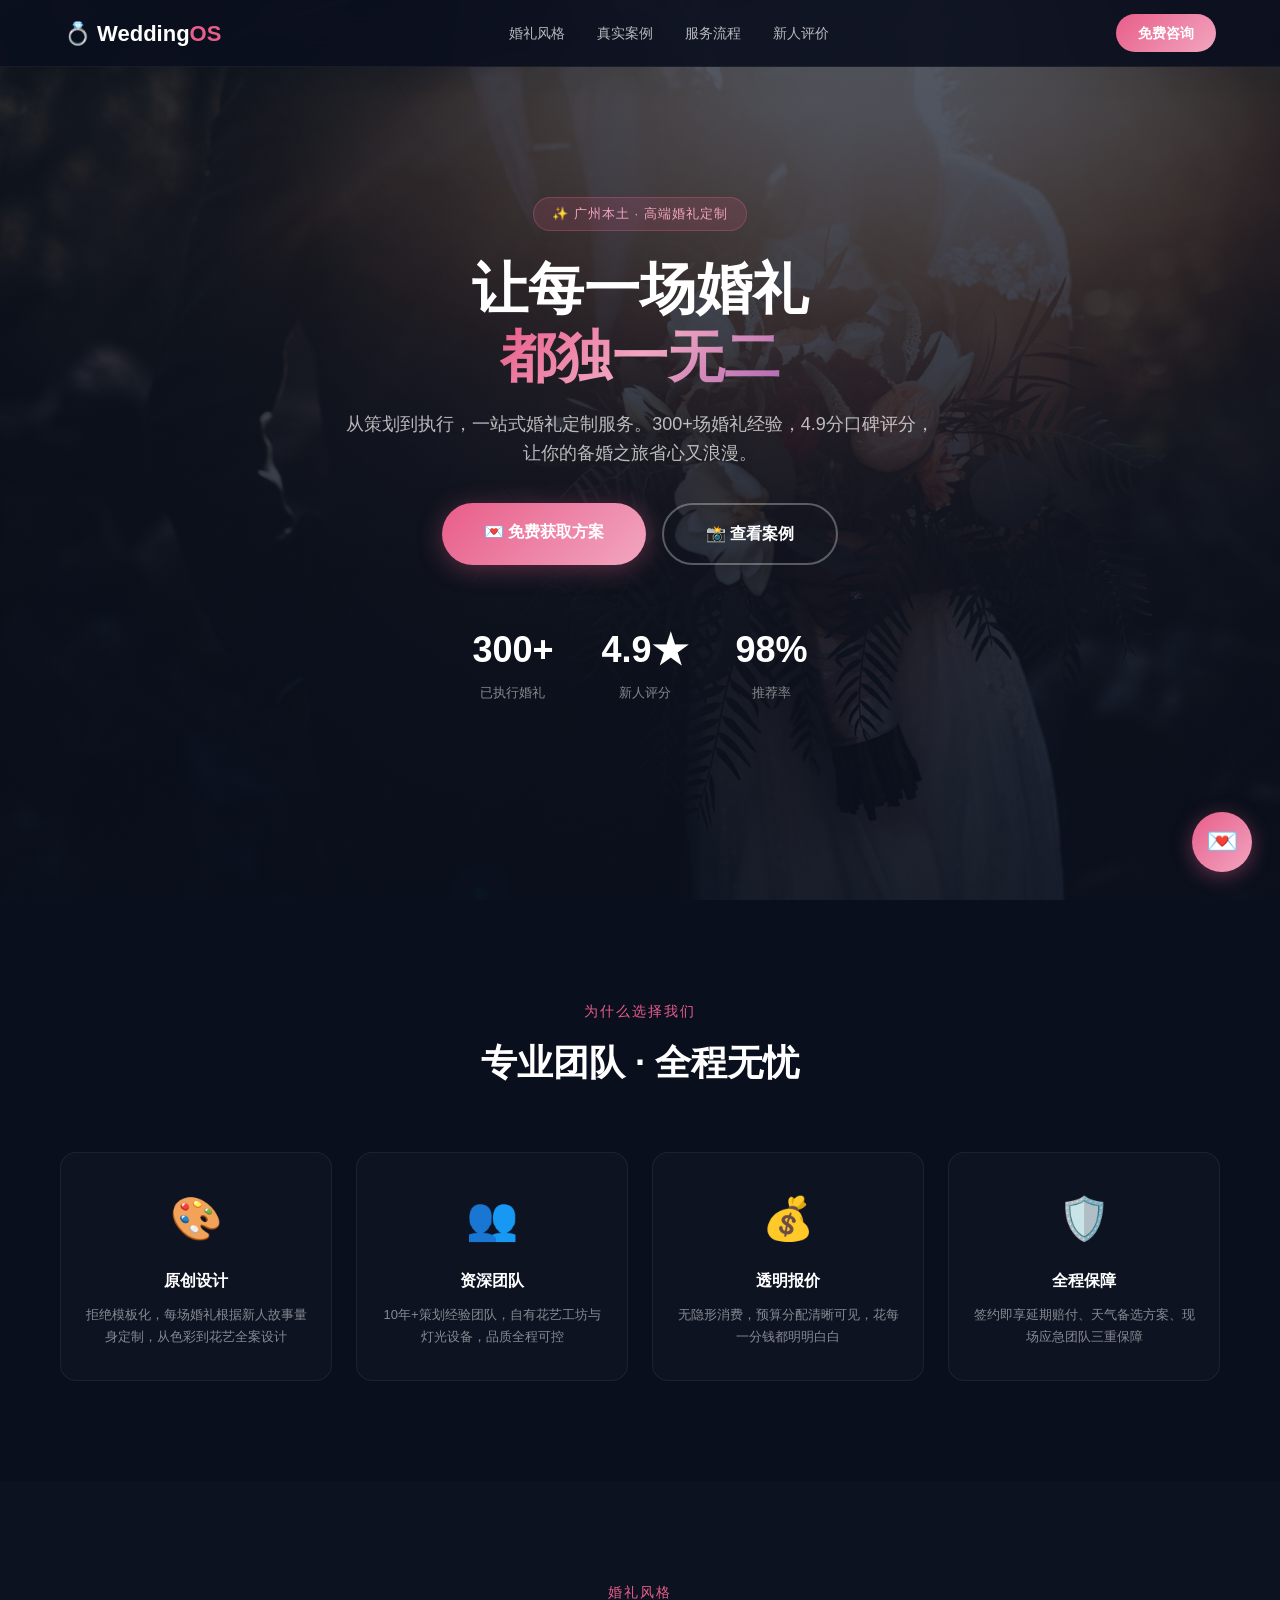
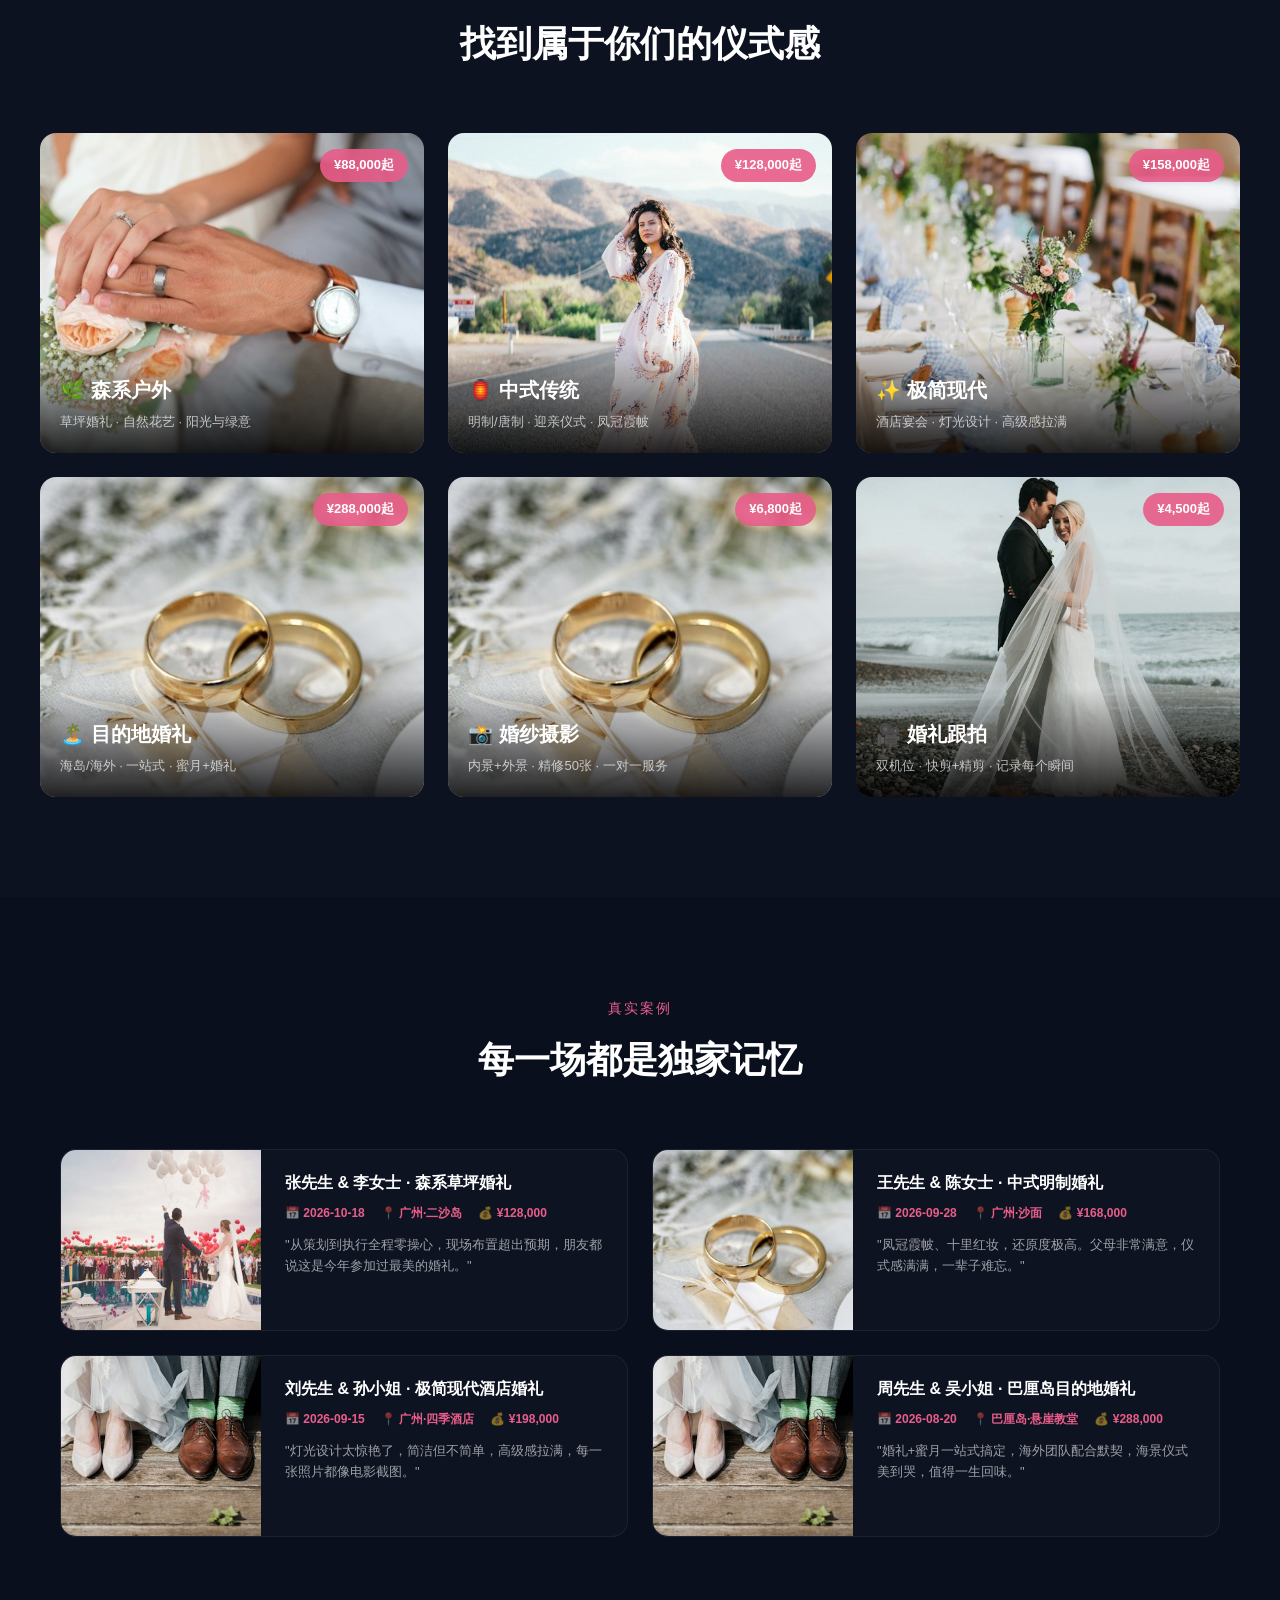
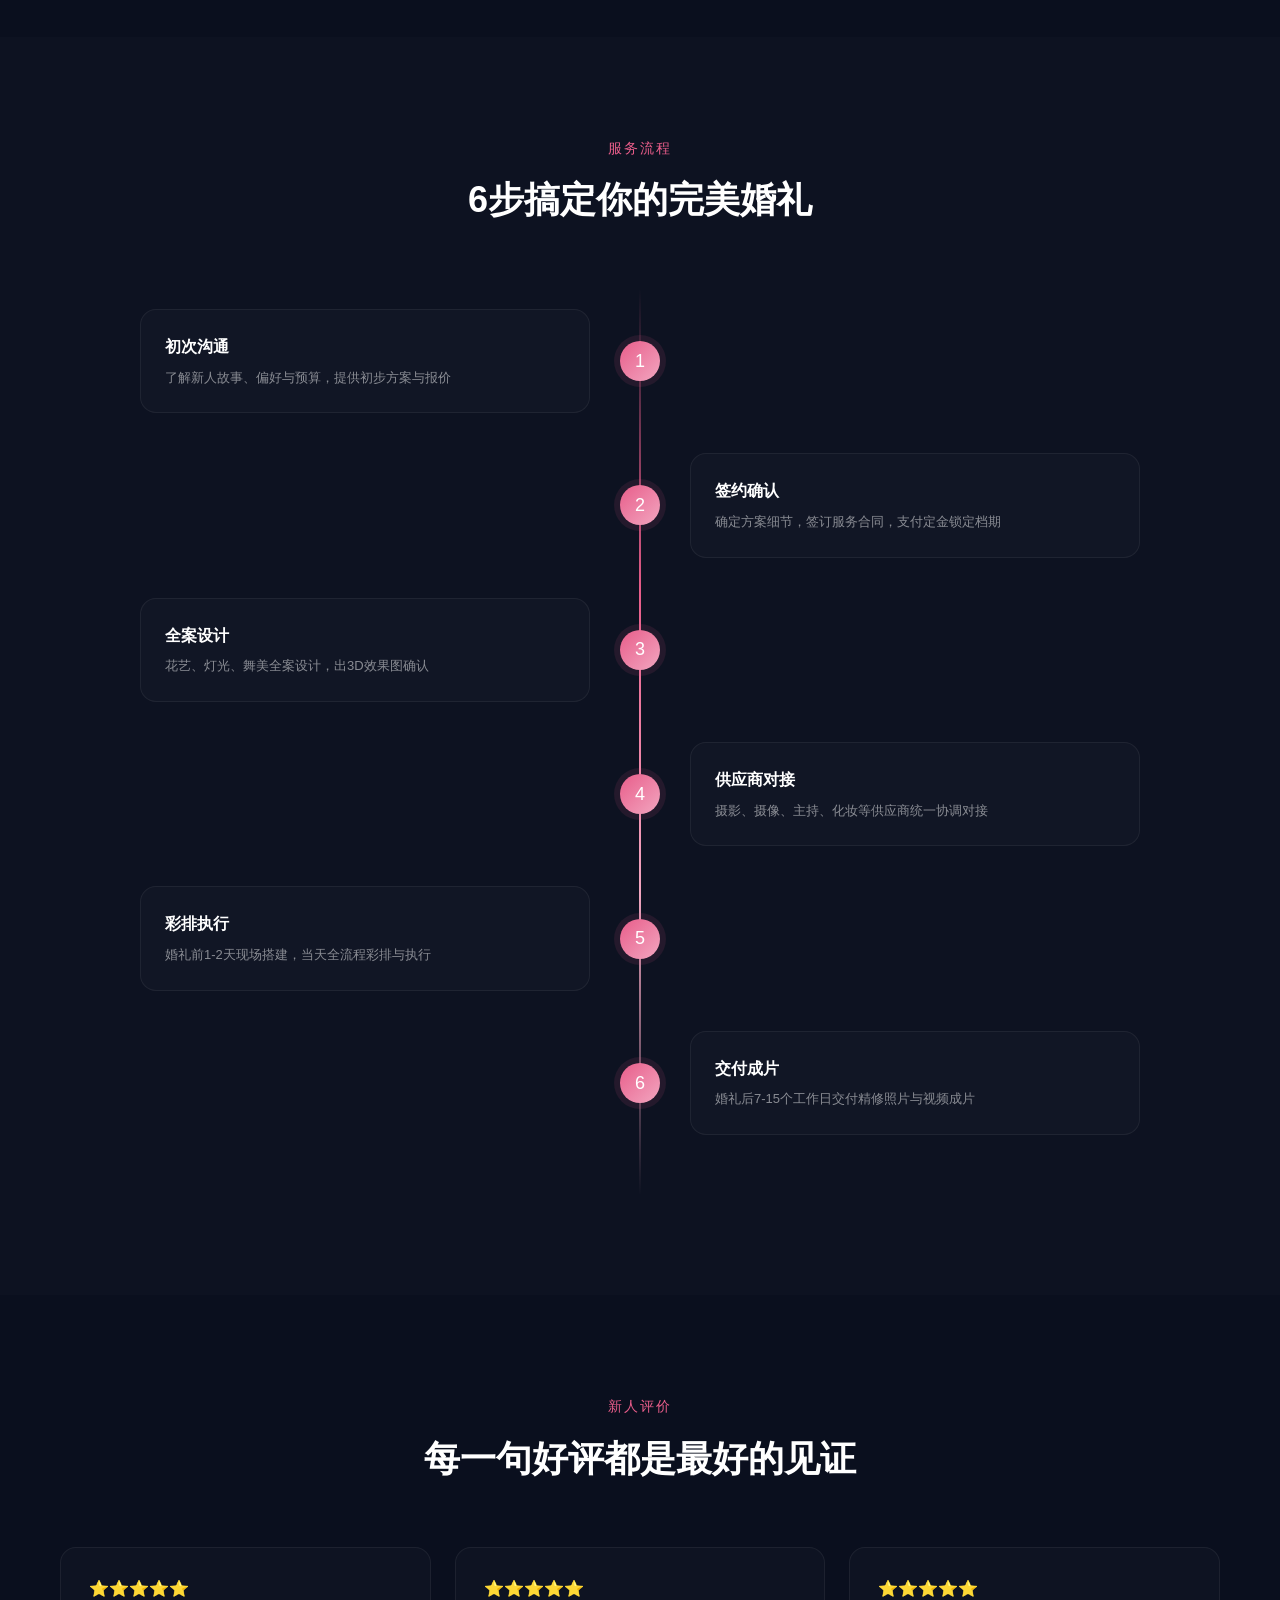
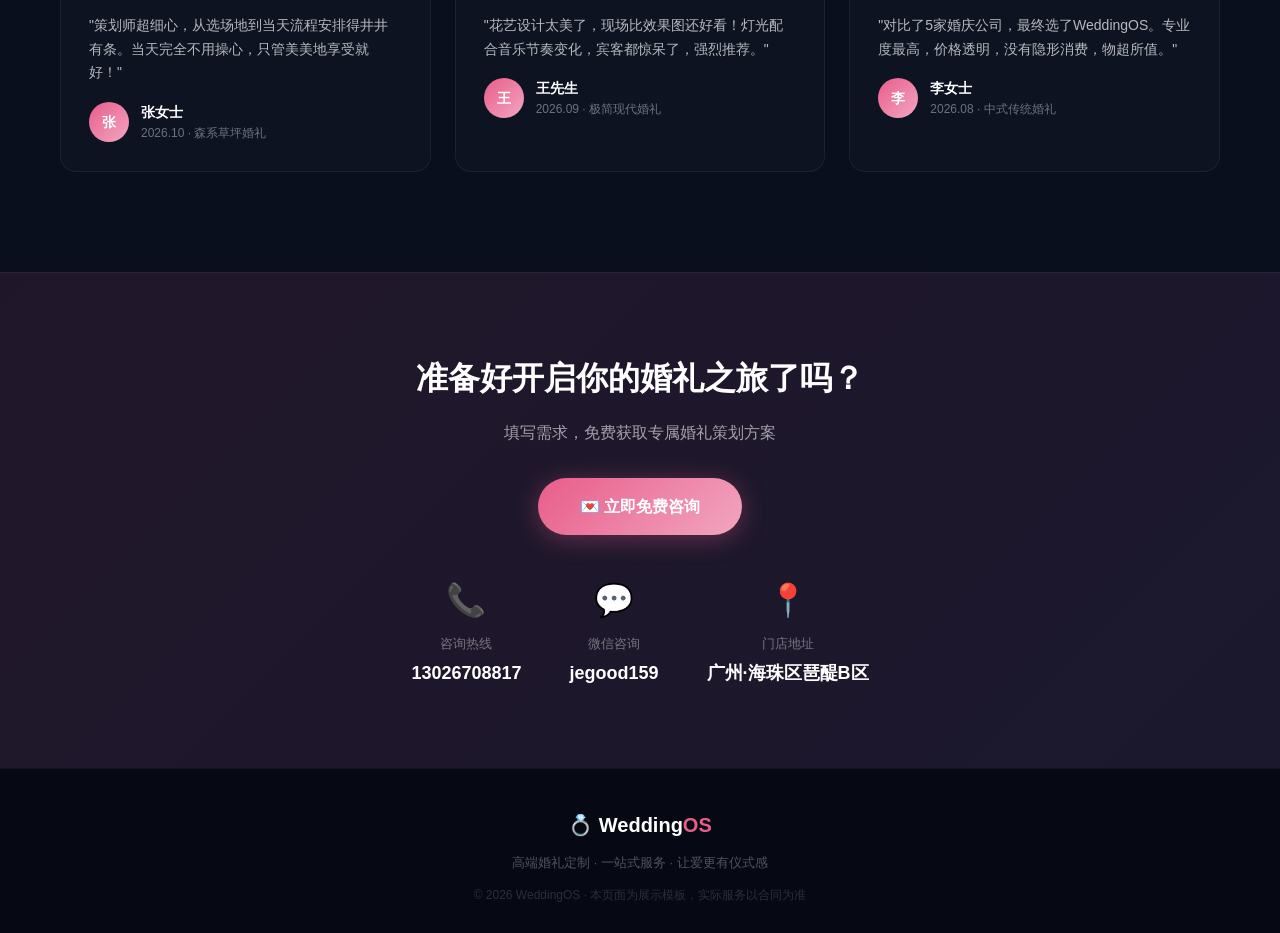
<file: wedding/index.html>
<!DOCTYPE html>
<html lang="zh-CN">
<head>
    <meta charset="UTF-8">
    <meta name="viewport" content="width=device-width, initial-scale=1.0">
    <title>WeddingOS · 高端婚礼定制 | 让每一场婚礼都独一无二</title>
    <style>
        * {
            margin: 0;
            padding: 0;
            box-sizing: border-box;
        }

        body {
            font-family: -apple-system, BlinkMacSystemFont, "Segoe UI", "PingFang SC", "Microsoft YaHei", sans-serif;
            color: #fff;
            line-height: 1.6;
            background: #0a0f1e;
            overflow-x: hidden;
        }

        /* ===== 导航 ===== */
        .nav {
            position: fixed;
            top: 0;
            width: 100%;
            background: rgba(10, 15, 30, 0.9);
            backdrop-filter: blur(20px);
            z-index: 1000;
            padding: 14px 0;
            border-bottom: 1px solid rgba(255,255,255,0.05);
            transition: all 0.3s;
        }

        .nav.scrolled {
            box-shadow: 0 4px 30px rgba(0,0,0,0.3);
        }

        .nav-inner {
            max-width: 1200px;
            margin: 0 auto;
            display: flex;
            justify-content: space-between;
            align-items: center;
            padding: 0 24px;
        }

        .logo {
            font-size: 22px;
            font-weight: 700;
            color: #fff;
        }

        .logo span { color: #e85d8a; }

        .nav-links {
            display: flex;
            gap: 32px;
            align-items: center;
        }

        .nav-links a {
            text-decoration: none;
            color: rgba(255,255,255,0.7);
            font-size: 14px;
            font-weight: 500;
            transition: color 0.3s;
            position: relative;
        }

        .nav-links a:hover { color: #e85d8a; }
        .nav-links a::after {
            content: '';
            position: absolute;
            bottom: -6px;
            left: 0;
            width: 0;
            height: 2px;
            background: #e85d8a;
            transition: width 0.3s;
        }
        .nav-links a:hover::after { width: 100%; }

        .nav-cta {
            background: linear-gradient(135deg, #e85d8a, #f2a6c0);
            color: #fff;
            padding: 8px 22px;
            border-radius: 25px;
            text-decoration: none;
            font-size: 14px;
            font-weight: 600;
            transition: all 0.3s;
        }
        .nav-cta:hover { transform: scale(1.05); box-shadow: 0 4px 20px rgba(232,93,138,0.4); }

        /* ===== 英雄区 ===== */
        .hero {
            margin-top: 0;
            min-height: 100vh;
            display: flex;
            align-items: center;
            justify-content: center;
            text-align: center;
            background: 
                linear-gradient(rgba(10,15,30,0.65), rgba(10,15,30,0.85)),
                url('image/9.jpg') center/cover;
            position: relative;
            padding: 0 20px;
        }

        .hero-content { max-width: 800px; animation: fadeUp 1s ease; }
        @keyframes fadeUp {
            from { opacity: 0; transform: translateY(30px); }
            to { opacity: 1; transform: translateY(0); }
        }

        .hero-badge {
            display: inline-block;
            background: rgba(232,93,138,0.15);
            border: 1px solid rgba(232,93,138,0.3);
            color: #f2a6c0;
            padding: 6px 18px;
            border-radius: 20px;
            font-size: 13px;
            margin-bottom: 24px;
            letter-spacing: 1px;
        }

        .hero h1 {
            font-size: 56px;
            font-weight: 800;
            line-height: 1.2;
            margin-bottom: 20px;
        }

        .hero h1 .gradient-text {
            background: linear-gradient(135deg, #e85d8a, #f2a6c0, #b06ab3);
            -webkit-background-clip: text;
            -webkit-text-fill-color: transparent;
            background-clip: text;
        }

        .hero p {
            font-size: 18px;
            color: rgba(255,255,255,0.7);
            margin-bottom: 36px;
            max-width: 600px;
            margin-left: auto;
            margin-right: auto;
        }

        .hero-btns {
            display: flex;
            gap: 16px;
            justify-content: center;
            flex-wrap: wrap;
        }

        .btn-primary {
            display: inline-block;
            background: linear-gradient(135deg, #e85d8a, #f2a6c0);
            color: #fff;
            padding: 16px 42px;
            border-radius: 50px;
            text-decoration: none;
            font-size: 16px;
            font-weight: 600;
            transition: all 0.3s;
            box-shadow: 0 4px 25px rgba(232,93,138,0.35);
        }
        .btn-primary:hover { transform: translateY(-3px); box-shadow: 0 8px 35px rgba(232,93,138,0.5); }

        .btn-outline-white {
            display: inline-block;
            background: transparent;
            color: #fff;
            padding: 16px 42px;
            border-radius: 50px;
            text-decoration: none;
            font-size: 16px;
            font-weight: 600;
            border: 2px solid rgba(255,255,255,0.3);
            transition: all 0.3s;
        }
        .btn-outline-white:hover { border-color: #e85d8a; color: #e85d8a; }

        .hero-stats {
            display: flex;
            justify-content: center;
            gap: 48px;
            margin-top: 56px;
            flex-wrap: wrap;
        }
        .hero-stat .num { font-size: 36px; font-weight: 800; color: #fff; }
        .hero-stat .label { font-size: 13px; color: rgba(255,255,255,0.5); margin-top: 4px; }

        /* ===== 卖点区 ===== */
        .features {
            padding: 100px 20px;
            max-width: 1200px;
            margin: 0 auto;
        }

        .section-header { text-align: center; margin-bottom: 60px; }
        .section-header .sub { color: #e85d8a; font-size: 14px; letter-spacing: 2px; text-transform: uppercase; margin-bottom: 12px; }
        .section-header h2 { font-size: 36px; font-weight: 700; color: #fff; }

        .features-grid {
            display: grid;
            grid-template-columns: repeat(4, 1fr);
            gap: 24px;
        }

        .feature-card {
            background: rgba(255,255,255,0.02);
            border: 1px solid rgba(255,255,255,0.06);
            border-radius: 16px;
            padding: 32px 24px;
            text-align: center;
            transition: all 0.3s;
        }
        .feature-card:hover { transform: translateY(-8px); border-color: rgba(232,93,138,0.2); background: rgba(255,255,255,0.04); }

        .feature-card .icon { font-size: 42px; margin-bottom: 16px; }
        .feature-card h3 { font-size: 16px; color: #fff; margin-bottom: 10px; }
        .feature-card p { font-size: 13px; color: rgba(255,255,255,0.5); line-height: 1.7; }

        /* ===== 婚礼风格 ===== */
        .styles-section {
            padding: 100px 20px;
            background: rgba(255,255,255,0.01);
        }

        .styles-inner { max-width: 1200px; margin: 0 auto; }

        .styles-grid {
            display: grid;
            grid-template-columns: repeat(3, 1fr);
            gap: 24px;
        }

        .style-card {
            border-radius: 16px;
            overflow: hidden;
            position: relative;
            height: 320px;
            cursor: pointer;
        }

        .style-card img {
            width: 100%;
            height: 100%;
            object-fit: cover;
            transition: transform 0.5s;
        }

        .style-card:hover img { transform: scale(1.08); }

        .style-overlay {
            position: absolute;
            bottom: 0;
            left: 0;
            right: 0;
            background: linear-gradient(transparent, rgba(0,0,0,0.85));
            padding: 30px 20px 20px;
        }

        .style-overlay h3 { font-size: 20px; color: #fff; margin-bottom: 6px; }
        .style-overlay p { font-size: 13px; color: rgba(255,255,255,0.7); }

        .style-price {
            position: absolute;
            top: 16px;
            right: 16px;
            background: rgba(232,93,138,0.9);
            color: #fff;
            padding: 6px 14px;
            border-radius: 20px;
            font-size: 13px;
            font-weight: 600;
        }

        /* ===== 真实案例 ===== */
        .cases-section {
            padding: 100px 20px;
            max-width: 1200px;
            margin: 0 auto;
        }

        .cases-grid {
            display: grid;
            grid-template-columns: repeat(2, 1fr);
            gap: 24px;
        }

        .case-card {
            background: rgba(255,255,255,0.02);
            border: 1px solid rgba(255,255,255,0.06);
            border-radius: 16px;
            overflow: hidden;
            display: flex;
            transition: all 0.3s;
        }
        .case-card:hover { border-color: rgba(232,93,138,0.2); }

        .case-image { width: 200px; height: 180px; flex-shrink: 0; }
        .case-image img { width: 100%; height: 100%; object-fit: cover; }

        .case-info { padding: 20px 24px; flex: 1; }
        .case-info h4 { font-size: 16px; color: #fff; margin-bottom: 8px; }
        .case-meta { display: flex; gap: 16px; margin-bottom: 12px; flex-wrap: wrap; }
        .case-meta span { font-size: 12px; color: rgba(255,255,255,0.5); }
        .case-meta span strong { color: #e85d8a; }
        .case-desc { font-size: 13px; color: rgba(255,255,255,0.6); line-height: 1.6; }

        /* ===== 服务流程 ===== */
        .process-section {
            padding: 100px 20px;
            background: rgba(255,255,255,0.01);
        }

        .process-inner { max-width: 1000px; margin: 0 auto; }

        .timeline {
            position: relative;
            padding: 20px 0;
        }

        .timeline::before {
            content: '';
            position: absolute;
            left: 50%;
            top: 0;
            bottom: 0;
            width: 2px;
            background: linear-gradient(to bottom, transparent, #e85d8a, #f2a6c0, transparent);
            transform: translateX(-50%);
        }

        .timeline-item {
            display: flex;
            align-items: center;
            margin-bottom: 40px;
            position: relative;
        }

        .timeline-item:nth-child(even) { flex-direction: row-reverse; }

        .timeline-content {
            width: 45%;
            background: rgba(255,255,255,0.02);
            border: 1px solid rgba(255,255,255,0.06);
            border-radius: 16px;
            padding: 24px;
        }

        .timeline-dot {
            position: absolute;
            left: 50%;
            transform: translateX(-50%);
            width: 40px;
            height: 40px;
            border-radius: 50%;
            background: linear-gradient(135deg, #e85d8a, #f2a6c0);
            display: flex;
            align-items: center;
            justify-content: center;
            font-size: 18px;
            box-shadow: 0 0 0 6px rgba(232,93,138,0.1);
            z-index: 2;
        }

        .timeline-content h4 { font-size: 16px; color: #fff; margin-bottom: 8px; }
        .timeline-content p { font-size: 13px; color: rgba(255,255,255,0.5); }

        /* ===== 口碑评价 ===== */
        .reviews-section {
            padding: 100px 20px;
            max-width: 1200px;
            margin: 0 auto;
        }

        .review-grid {
            display: grid;
            grid-template-columns: repeat(3, 1fr);
            gap: 24px;
        }

        .review-card {
            background: rgba(255,255,255,0.02);
            border: 1px solid rgba(255,255,255,0.06);
            border-radius: 16px;
            padding: 28px;
            transition: all 0.3s;
        }
        .review-card:hover { border-color: rgba(232,93,138,0.2); transform: translateY(-4px); }

        .review-stars { color: #f2a6c0; font-size: 16px; margin-bottom: 12px; }

        .review-card p { font-size: 14px; color: rgba(255,255,255,0.7); line-height: 1.7; margin-bottom: 16px; }

        .reviewer-info { display: flex; align-items: center; gap: 12px; }
        .reviewer-avatar {
            width: 40px; height: 40px;
            border-radius: 50%;
            background: linear-gradient(135deg, #e85d8a, #f2a6c0);
            display: flex;
            align-items: center;
            justify-content: center;
            color: #fff;
            font-weight: 700;
            font-size: 14px;
        }
        .reviewer-name { font-size: 14px; color: #fff; font-weight: 600; }
        .reviewer-tag { font-size: 12px; color: rgba(255,255,255,0.4); }

        /* ===== 底部CTA ===== */
        .bottom-cta {
            padding: 80px 20px;
            text-align: center;
            background: linear-gradient(135deg, rgba(232,93,138,0.1), rgba(176,106,179,0.1));
            border-top: 1px solid rgba(255,255,255,0.05);
        }

        .bottom-cta h2 { font-size: 32px; margin-bottom: 16px; }
        .bottom-cta p { font-size: 16px; color: rgba(255,255,255,0.6); margin-bottom: 32px; }

        .contact-grid {
            display: flex;
            justify-content: center;
            gap: 48px;
            margin-top: 40px;
            flex-wrap: wrap;
        }

        .contact-item { text-align: center; }
        .contact-item .icon { font-size: 32px; margin-bottom: 8px; }
        .contact-item .label { font-size: 13px; color: rgba(255,255,255,0.4); }
        .contact-item .value { font-size: 18px; color: #fff; font-weight: 600; margin-top: 4px; }

        /* ===== 底部 ===== */
        footer {
            background: #060914;
            padding: 40px 20px 24px;
            text-align: center;
            border-top: 1px solid rgba(255,255,255,0.05);
        }

        .footer-logo { font-size: 20px; font-weight: 700; margin-bottom: 12px; }
        .footer-logo span { color: #e85d8a; }

        footer p { font-size: 13px; color: rgba(255,255,255,0.3); margin-bottom: 4px; }

        /* ===== 浮动按钮 ===== */
        .floating-btn {
            position: fixed;
            bottom: 28px;
            right: 28px;
            width: 60px;
            height: 60px;
            border-radius: 50%;
            background: linear-gradient(135deg, #e85d8a, #f2a6c0);
            display: flex;
            align-items: center;
            justify-content: center;
            font-size: 26px;
            text-decoration: none;
            box-shadow: 0 4px 20px rgba(232,93,138,0.4);
            z-index: 999;
            transition: all 0.3s;
            animation: pulse 2s infinite;
        }
        .floating-btn:hover { transform: scale(1.15); }

        @keyframes pulse {
            0%, 100% { box-shadow: 0 0 0 0 rgba(232,93,138,0.6); }
            50% { box-shadow: 0 0 0 14px rgba(232,93,138,0); }
        }

        /* ===== 响应式 ===== */
        @media (max-width: 1024px) {
            .features-grid { grid-template-columns: repeat(2, 1fr); }
            .styles-grid { grid-template-columns: repeat(2, 1fr); }
            .review-grid { grid-template-columns: repeat(2, 1fr); }
        }

        @media (max-width: 768px) {
            .hero h1 { font-size: 36px; }
            .hero p { font-size: 15px; }
            .nav-links { display: none; }
            .features-grid { grid-template-columns: 1fr; }
            .styles-grid { grid-template-columns: 1fr; }
            .cases-grid { grid-template-columns: 1fr; }
            .case-card { flex-direction: column; }
            .case-image { width: 100%; height: 200px; }
            .review-grid { grid-template-columns: 1fr; }
            .timeline::before { left: 20px; }
            .timeline-item { flex-direction: column; align-items: flex-start; }
            .timeline-item:nth-child(even) { flex-direction: column; }
            .timeline-content { width: calc(100% - 60px); margin-left: 60px; }
            .timeline-dot { left: 20px; transform: none; }
            .hero-stats { gap: 24px; }
        }
    </style>
</head>
<body>

    <!-- 导航 -->
    <nav class="nav" id="nav">
        <div class="nav-inner">
            <div class="logo">💍 Wedding<span>OS</span></div>
            <div class="nav-links">
                <a href="#styles">婚礼风格</a>
                <a href="#cases">真实案例</a>
                <a href="#process">服务流程</a>
                <a href="#reviews">新人评价</a>
            </div>
            <a href="#contact" class="nav-cta">免费咨询</a>
        </div>
    </nav>

    <!-- 主视觉 -->
    <section class="hero">
        <div class="hero-content">
            <div class="hero-badge">✨ 广州本土 · 高端婚礼定制</div>
            <h1>让每一场婚礼<br><span class="gradient-text">都独一无二</span></h1>
            <p>从策划到执行，一站式婚礼定制服务。300+场婚礼经验，4.9分口碑评分，让你的备婚之旅省心又浪漫。</p>
            <div class="hero-btns">
                <a href="#contact" class="btn-primary">💌 免费获取方案</a>
                <a href="#cases" class="btn-outline-white">📸 查看案例</a>
            </div>
            <div class="hero-stats">
                <div class="hero-stat"><div class="num">300+</div><div class="label">已执行婚礼</div></div>
                <div class="hero-stat"><div class="num">4.9★</div><div class="label">新人评分</div></div>
                <div class="hero-stat"><div class="num">98%</div><div class="label">推荐率</div></div>
            </div>
        </div>
    </section>

    <!-- 卖点 -->
    <section class="features">
        <div class="section-header">
            <div class="sub">为什么选择我们</div>
            <h2>专业团队 · 全程无忧</h2>
        </div>
        <div class="features-grid">
            <div class="feature-card">
                <div class="icon">🎨</div>
                <h3>原创设计</h3>
                <p>拒绝模板化，每场婚礼根据新人故事量身定制，从色彩到花艺全案设计</p>
            </div>
            <div class="feature-card">
                <div class="icon">👥</div>
                <h3>资深团队</h3>
                <p>10年+策划经验团队，自有花艺工坊与灯光设备，品质全程可控</p>
            </div>
            <div class="feature-card">
                <div class="icon">💰</div>
                <h3>透明报价</h3>
                <p>无隐形消费，预算分配清晰可见，花每一分钱都明明白白</p>
            </div>
            <div class="feature-card">
                <div class="icon">🛡️</div>
                <h3>全程保障</h3>
                <p>签约即享延期赔付、天气备选方案、现场应急团队三重保障</p>
            </div>
        </div>
    </section>

    <!-- 婚礼风格 -->
    <section class="styles-section" id="styles">
        <div class="styles-inner">
            <div class="section-header">
                <div class="sub">婚礼风格</div>
                <h2>找到属于你们的仪式感</h2>
            </div>
            <div class="styles-grid">
                <div class="style-card">
                    <div class="style-price">¥88,000起</div>
                    <img src="image/8.jpg" alt="森系户外">
                    <div class="style-overlay">
                        <h3>🌿 森系户外</h3>
                        <p>草坪婚礼 · 自然花艺 · 阳光与绿意</p>
                    </div>
                </div>
                <div class="style-card">
                    <div class="style-price">¥128,000起</div>
                    <img src="image/7.jpg" alt="中式传统">
                    <div class="style-overlay">
                        <h3>🏮 中式传统</h3>
                        <p>明制/唐制 · 迎亲仪式 · 凤冠霞帔</p>
                    </div>
                </div>
                <div class="style-card">
                    <div class="style-price">¥158,000起</div>
                    <img src="image/6.jpg" alt="极简现代">
                    <div class="style-overlay">
                        <h3>✨ 极简现代</h3>
                        <p>酒店宴会 · 灯光设计 · 高级感拉满</p>
                    </div>
                </div>
                <div class="style-card">
                    <div class="style-price">¥288,000起</div>
                    <img src="image/4.jpg" alt="目的地婚礼">
                    <div class="style-overlay">
                        <h3>🏝️ 目的地婚礼</h3>
                        <p>海岛/海外 · 一站式 · 蜜月+婚礼</p>
                    </div>
                </div>
                <div class="style-card">
                    <div class="style-price">¥6,800起</div>
                    <img src="image/4.jpg" alt="婚纱摄影">
                    <div class="style-overlay">
                        <h3>📸 婚纱摄影</h3>
                        <p>内景+外景 · 精修50张 · 一对一服务</p>
                    </div>
                </div>
                <div class="style-card">
                    <div class="style-price">¥4,500起</div>
                    <img src="image/5.jpg" alt="婚礼跟拍">
                    <div class="style-overlay">
                        <h3>🎥 婚礼跟拍</h3>
                        <p>双机位 · 快剪+精剪 · 记录每个瞬间</p>
                    </div>
                </div>
            </div>
        </div>
    </section>

    <!-- 真实案例 -->
    <section class="cases-section" id="cases">
        <div class="section-header">
            <div class="sub">真实案例</div>
            <h2>每一场都是独家记忆</h2>
        </div>
        <div class="cases-grid">
            <div class="case-card">
                <div class="case-image">
                    <img src="image/3.jpg" alt="案例">
                </div>
                <div class="case-info">
                    <h4>张先生 & 李女士 · 森系草坪婚礼</h4>
                    <div class="case-meta">
                        <span>📅 <strong>2026-10-18</strong></span>
                        <span>📍 <strong>广州·二沙岛</strong></span>
                        <span>💰 <strong>¥128,000</strong></span>
                    </div>
                    <p class="case-desc">"从策划到执行全程零操心，现场布置超出预期，朋友都说这是今年参加过最美的婚礼。"</p>
                </div>
            </div>
            <div class="case-card">
                <div class="case-image">
                    <img src="image/2.jpg" alt="案例">
                </div>
                <div class="case-info">
                    <h4>王先生 & 陈女士 · 中式明制婚礼</h4>
                    <div class="case-meta">
                        <span>📅 <strong>2026-09-28</strong></span>
                        <span>📍 <strong>广州·沙面</strong></span>
                        <span>💰 <strong>¥168,000</strong></span>
                    </div>
                    <p class="case-desc">"凤冠霞帔、十里红妆，还原度极高。父母非常满意，仪式感满满，一辈子难忘。"</p>
                </div>
            </div>
            <div class="case-card">
                <div class="case-image">
                    <img src="image/1.jpg" alt="案例">
                </div>
                <div class="case-info">
                    <h4>刘先生 & 孙小姐 · 极简现代酒店婚礼</h4>
                    <div class="case-meta">
                        <span>📅 <strong>2026-09-15</strong></span>
                        <span>📍 <strong>广州·四季酒店</strong></span>
                        <span>💰 <strong>¥198,000</strong></span>
                    </div>
                    <p class="case-desc">"灯光设计太惊艳了，简洁但不简单，高级感拉满，每一张照片都像电影截图。"</p>
                </div>
            </div>
            <div class="case-card">
                <div class="case-image">
                    <img src="image/1.jpg" alt="案例">
                </div>
                <div class="case-info">
                    <h4>周先生 & 吴小姐 · 巴厘岛目的地婚礼</h4>
                    <div class="case-meta">
                        <span>📅 <strong>2026-08-20</strong></span>
                        <span>📍 <strong>巴厘岛·悬崖教堂</strong></span>
                        <span>💰 <strong>¥288,000</strong></span>
                    </div>
                    <p class="case-desc">"婚礼+蜜月一站式搞定，海外团队配合默契，海景仪式美到哭，值得一生回味。"</p>
                </div>
            </div>
        </div>
    </section>

    <!-- 服务流程 -->
    <section class="process-section" id="process">
        <div class="process-inner">
            <div class="section-header">
                <div class="sub">服务流程</div>
                <h2>6步搞定你的完美婚礼</h2>
            </div>
            <div class="timeline">
                <div class="timeline-item">
                    <div class="timeline-dot">1</div>
                    <div class="timeline-content">
                        <h4>初次沟通</h4>
                        <p>了解新人故事、偏好与预算，提供初步方案与报价</p>
                    </div>
                </div>
                <div class="timeline-item">
                    <div class="timeline-dot">2</div>
                    <div class="timeline-content">
                        <h4>签约确认</h4>
                        <p>确定方案细节，签订服务合同，支付定金锁定档期</p>
                    </div>
                </div>
                <div class="timeline-item">
                    <div class="timeline-dot">3</div>
                    <div class="timeline-content">
                        <h4>全案设计</h4>
                        <p>花艺、灯光、舞美全案设计，出3D效果图确认</p>
                    </div>
                </div>
                <div class="timeline-item">
                    <div class="timeline-dot">4</div>
                    <div class="timeline-content">
                        <h4>供应商对接</h4>
                        <p>摄影、摄像、主持、化妆等供应商统一协调对接</p>
                    </div>
                </div>
                <div class="timeline-item">
                    <div class="timeline-dot">5</div>
                    <div class="timeline-content">
                        <h4>彩排执行</h4>
                        <p>婚礼前1-2天现场搭建，当天全流程彩排与执行</p>
                    </div>
                </div>
                <div class="timeline-item">
                    <div class="timeline-dot">6</div>
                    <div class="timeline-content">
                        <h4>交付成片</h4>
                        <p>婚礼后7-15个工作日交付精修照片与视频成片</p>
                    </div>
                </div>
            </div>
        </div>
    </section>

    <!-- 口碑评价 -->
    <section class="reviews-section" id="reviews">
        <div class="section-header">
            <div class="sub">新人评价</div>
            <h2>每一句好评都是最好的见证</h2>
        </div>
        <div class="review-grid">
            <div class="review-card">
                <div class="review-stars">⭐⭐⭐⭐⭐</div>
                <p>"策划师超细心，从选场地到当天流程安排得井井有条。当天完全不用操心，只管美美地享受就好！"</p>
                <div class="reviewer-info">
                    <div class="reviewer-avatar">张</div>
                    <div><div class="reviewer-name">张女士</div><div class="reviewer-tag">2026.10 · 森系草坪婚礼</div></div>
                </div>
            </div>
            <div class="review-card">
                <div class="review-stars">⭐⭐⭐⭐⭐</div>
                <p>"花艺设计太美了，现场比效果图还好看！灯光配合音乐节奏变化，宾客都惊呆了，强烈推荐。"</p>
                <div class="reviewer-info">
                    <div class="reviewer-avatar">王</div>
                    <div><div class="reviewer-name">王先生</div><div class="reviewer-tag">2026.09 · 极简现代婚礼</div></div>
                </div>
            </div>
            <div class="review-card">
                <div class="review-stars">⭐⭐⭐⭐⭐</div>
                <p>"对比了5家婚庆公司，最终选了WeddingOS。专业度最高，价格透明，没有隐形消费，物超所值。"</p>
                <div class="reviewer-info">
                    <div class="reviewer-avatar">李</div>
                    <div><div class="reviewer-name">李女士</div><div class="reviewer-tag">2026.08 · 中式传统婚礼</div></div>
                </div>
            </div>
        </div>
    </section>

    <!-- 底部CTA -->
    <section class="bottom-cta" id="contact">
        <h2>准备好开启你的婚礼之旅了吗？</h2>
        <p>填写需求，免费获取专属婚礼策划方案</p>
        <a href="#" class="btn-primary" onclick="showToast('咨询功能已触发，请添加微信联系我们')">💌 立即免费咨询</a>
        <div class="contact-grid">
            <div class="contact-item">
                <div class="icon">📞</div>
                <div class="label">咨询热线</div>
                <div class="value">13026708817</div>
            </div>
            <div class="contact-item">
                <div class="icon">💬</div>
                <div class="label">微信咨询</div>
                <div class="value">jegood159</div>
            </div>
            <div class="contact-item">
                <div class="icon">📍</div>
                <div class="label">门店地址</div>
                <div class="value">广州·海珠区琶醍B区</div>
            </div>
        </div>
    </section>

    <!-- 底部 -->
    <footer>
        <div class="footer-logo">💍 Wedding<span>OS</span></div>
        <p>高端婚礼定制 · 一站式服务 · 让爱更有仪式感</p>
        <p style="margin-top:12px; opacity:0.5; font-size:12px;">© 2026 WeddingOS · 本页面为展示模板，实际服务以合同为准</p>
    </footer>

    <!-- 浮动按钮 -->
    <a href="#contact" class="floating-btn" title="立即咨询">💌</a>

    <script>
        // 导航滚动效果
        window.addEventListener('scroll', () => {
            const nav = document.getElementById('nav');
            if (window.scrollY > 50) {
                nav.classList.add('scrolled');
            } else {
                nav.classList.remove('scrolled');
            }
        });

        // 平滑滚动
        document.querySelectorAll('a[href^="#"]').forEach(anchor => {
            anchor.addEventListener('click', function(e) {
                e.preventDefault();
                const target = document.querySelector(this.getAttribute('href'));
                if (target) {
                    target.scrollIntoView({ behavior: 'smooth', block: 'start' });
                }
            });
        });

        // Toast提示
        function showToast(msg) {
            let toast = document.getElementById('toast');
            if (!toast) {
                toast = document.createElement('div');
                toast.id = 'toast';
                toast.style.cssText = 'position:fixed;top:80px;right:24px;padding:14px 22px;background:#0f1530;border:1px solid rgba(232,93,138,0.3);border-radius:10px;color:#e85d8a;font-size:14px;z-index:2000;box-shadow:0 8px 30px rgba(0,0,0,0.4);transform:translateX(120%);transition:transform 0.4s ease;';
                document.body.appendChild(toast);
            }
            toast.textContent = msg;
            toast.style.transform = 'translateX(0)';
            setTimeout(() => { toast.style.transform = 'translateX(120%)'; }, 2500);
        }

        // 数字跳动动画
        function animateNumbers() {
            const nums = document.querySelectorAll('.hero-stat .num');
            nums.forEach(el => {
                const target = el.textContent;
                if (target.includes('+') || target.includes('★') || target.includes('%')) {
                    return; // 跳过非纯数字
                }
                let current = 0;
                const step = Math.ceil(parseInt(target) / 30);
                const timer = setInterval(() => {
                    current += step;
                    if (current >= parseInt(target)) {
                        el.textContent = target;
                        clearInterval(timer);
                    } else {
                        el.textContent = current;
                    }
                }, 50);
            });
        }

        // 滚动触发数字动画
        let animated = false;
        window.addEventListener('scroll', () => {
            if (!animated && window.scrollY > 200) {
                animateNumbers();
                animated = true;
            }
        });
    </script>

</body>
</html>
</file>
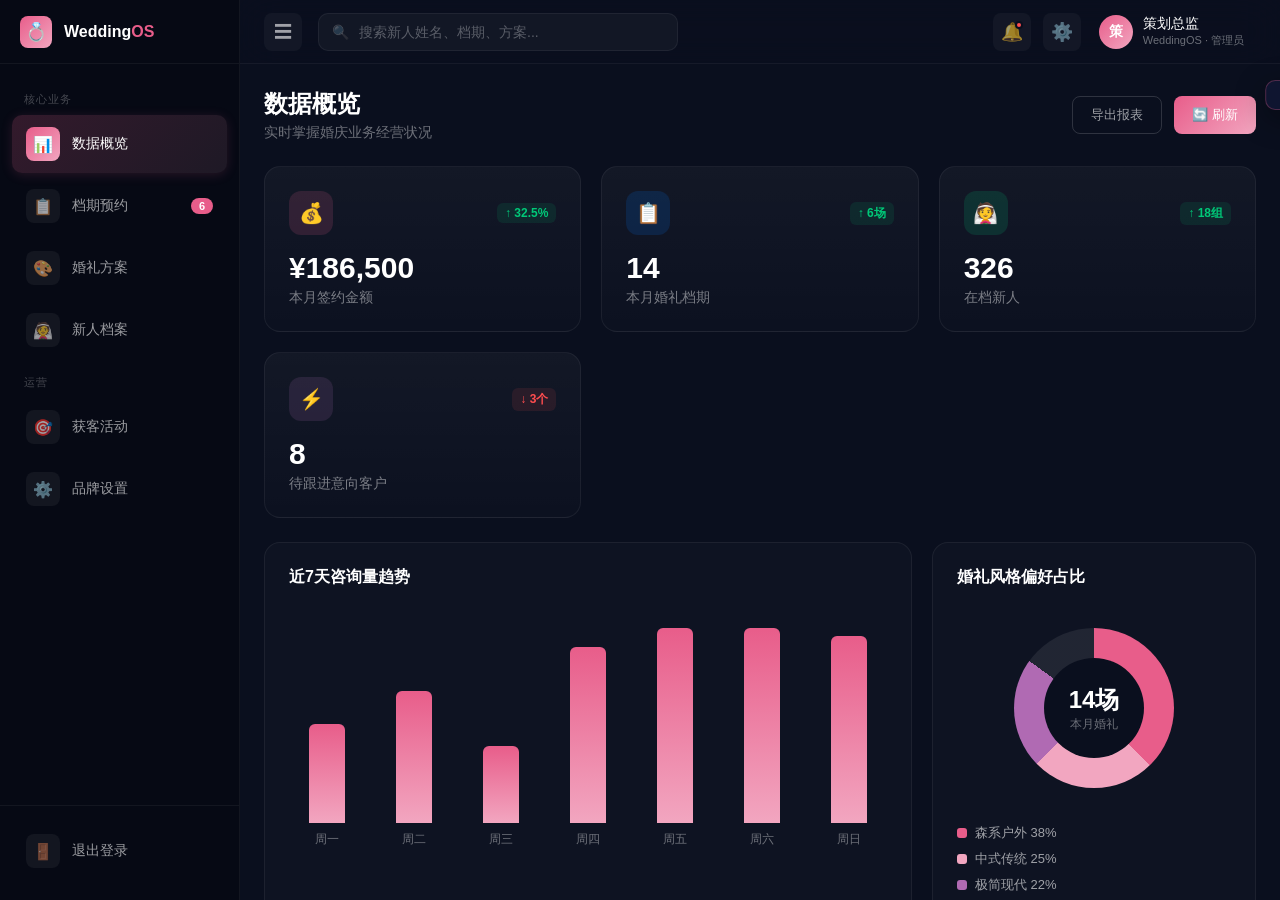
<file: weddingManage/index.html>
<!DOCTYPE html>
<html lang="zh-CN">
<head>
<meta charset="UTF-8">
<meta name="viewport" content="width=device-width, initial-scale=1.0">
<title>WeddingOS · 婚庆管理后台</title>
<link rel="stylesheet" href="style.css">
</head>
<body>

<div class="app">
  <!-- 侧边栏 -->
  <aside class="sidebar" id="sidebar">
    <div class="sidebar-brand">
      <div class="logo">💍</div>
      <span class="brand-text">Wedding<span>OS</span></span>
    </div>

    <nav class="sidebar-menu">
      <div class="menu-group-title">核心业务</div>

      <div class="menu-item active" data-page="dashboard">
        <div class="menu-icon">📊</div>
        <span class="menu-text">数据概览</span>
      </div>
      <div class="menu-item" data-page="orders">
        <div class="menu-icon">📋</div>
        <span class="menu-text">档期预约</span>
        <span class="menu-badge">6</span>
      </div>
      <div class="menu-item" data-page="products">
        <div class="menu-icon">🎨</div>
        <span class="menu-text">婚礼方案</span>
      </div>
      <div class="menu-item" data-page="members">
        <div class="menu-icon">👰</div>
        <span class="menu-text">新人档案</span>
      </div>

      <div class="menu-group-title">运营</div>

      <div class="menu-item" data-page="marketing">
        <div class="menu-icon">🎯</div>
        <span class="menu-text">获客活动</span>
      </div>
      <div class="menu-item" data-page="settings">
        <div class="menu-icon">⚙️</div>
        <span class="menu-text">品牌设置</span>
      </div>
    </nav>

    <div class="sidebar-footer">
      <div class="menu-item" onclick="showToast('已退出登录')">
        <div class="menu-icon">🚪</div>
        <span class="menu-text">退出登录</span>
      </div>
    </div>
  </aside>

  <!-- 主内容 -->
  <div class="main">
    <!-- 顶部栏 -->
    <header class="topbar">
      <button class="toggle-btn" onclick="toggleSidebar()">☰</button>

      <div class="search-box">
        <span class="icon">🔍</span>
        <input type="text" placeholder="搜索新人姓名、档期、方案...">
      </div>

      <div class="topbar-actions">
        <button class="top-btn" onclick="showToast('暂无新消息')">🔔<span class="dot"></span></button>
        <button class="top-btn" onclick="showToast('系统运行正常')">⚙️</button>
        <div class="user-info">
          <div class="avatar">策</div>
          <div>
            <div class="user-name">策划总监</div>
            <div class="user-role">WeddingOS · 管理员</div>
          </div>
        </div>
      </div>
    </header>

    <!-- 内容区 -->
    <main class="content">

      <!-- 数据概览 -->
      <section class="page active" id="page-dashboard">
        <div class="page-header">
          <div class="page-title">
            <h2>数据概览</h2>
            <p>实时掌握婚庆业务经营状况</p>
          </div>
          <div class="page-actions">
            <button class="btn btn-outline">导出报表</button>
            <button class="btn btn-primary" onclick="showToast('数据已刷新')">🔄 刷新</button>
          </div>
        </div>

        <div class="stats-grid">
          <div class="stat-card">
            <div class="stat-header">
              <div class="stat-icon orange">💰</div>
              <span class="stat-trend up">↑ 32.5%</span>
            </div>
            <div class="stat-value">¥186,500</div>
            <div class="stat-label">本月签约金额</div>
          </div>
          <div class="stat-card">
            <div class="stat-header">
              <div class="stat-icon blue">📋</div>
              <span class="stat-trend up">↑ 6场</span>
            </div>
            <div class="stat-value">14</div>
            <div class="stat-label">本月婚礼档期</div>
          </div>
          <div class="stat-card">
            <div class="stat-header">
              <div class="stat-icon green">👰</div>
              <span class="stat-trend up">↑ 18组</span>
            </div>
            <div class="stat-value">326</div>
            <div class="stat-label">在档新人</div>
          </div>
          <div class="stat-card">
            <div class="stat-header">
              <div class="stat-icon purple">⚡</div>
              <span class="stat-trend down">↓ 3个</span>
            </div>
            <div class="stat-value">8</div>
            <div class="stat-label">待跟进意向客户</div>
          </div>
        </div>

        <div class="charts-grid">
          <div class="chart-card">
            <h4>近7天咨询量趋势</h4>
            <div class="chart-placeholder" id="barChart"></div>
          </div>
          <div class="chart-card">
            <h4>婚礼风格偏好占比</h4>
            <div class="donut-wrap">
              <div class="donut"></div>
              <div class="donut-center">
                <div class="num">14场</div>
                <div class="lbl">本月婚礼</div>
              </div>
            </div>
            <div class="legend">
              <div class="legend-item"><span class="legend-dot" style="background:#e85d8a"></span>森系户外 38%</div>
              <div class="legend-item"><span class="legend-dot" style="background:#f2a6c0"></span>中式传统 25%</div>
              <div class="legend-item"><span class="legend-dot" style="background:#b06ab3"></span>极简现代 22%</div>
              <div class="legend-item"><span class="legend-dot" style="background:rgba(255,255,255,0.15)"></span>其他 15%</div>
            </div>
          </div>
        </div>

        <div class="table-card">
          <div class="table-header-bar">
            <h4>近期婚礼档期</h4>
            <div class="table-tools">
              <button class="btn btn-outline btn-sm" onclick="navigateTo('orders')">查看全部</button>
            </div>
          </div>
          <table>
            <thead>
              <tr><th>档期编号</th><th>新人</th><th>婚礼日期</th><th>婚礼类型</th><th>状态</th><th>策划师</th></tr>
            </thead>
            <tbody>
              <tr><td>#WD20261018001</td><td>张先生 & 李女士</td><td>2026-10-18</td><td>森系户外</td><td><span class="tag tag-success">已确认</span></td><td>林策划</td></tr>
              <tr><td>#WD20261025002</td><td>王先生 & 陈女士</td><td>2026-10-25</td><td>中式传统</td><td><span class="tag tag-warning">方案沟通中</span></td><td>赵策划</td></tr>
              <tr><td>#WD20261101003</td><td>刘先生 & 孙小姐</td><td>2026-11-01</td><td>极简现代</td><td><span class="tag tag-info">布置中</span></td><td>林策划</td></tr>
              <tr><td>#WD20261108004</td><td>周先生 & 吴小姐</td><td>2026-11-08</td><td>目的地婚礼</td><td><span class="tag tag-warning">待付尾款</span></td><td>赵策划</td></tr>
            </tbody>
          </table>
        </div>
      </section>

      <!-- 档期预约 -->
      <section class="page" id="page-orders">
        <div class="page-header">
          <div class="page-title">
            <h2>档期预约</h2>
            <p>管理所有婚礼档期与咨询预约</p>
          </div>
          <div class="page-actions">
            <button class="btn btn-outline">筛选</button>
            <button class="btn btn-primary" onclick="showToast('新增档期功能待开发')">+ 新增档期</button>
          </div>
        </div>

        <div class="stats-grid four">
          <div class="stat-card"><div class="stat-value">14</div><div class="stat-label">本月婚礼</div></div>
          <div class="stat-card"><div class="stat-value">6</div><div class="stat-label">待确认</div></div>
          <div class="stat-card"><div class="stat-value">23</div><div class="stat-label">本月咨询</div></div>
          <div class="stat-card"><div class="stat-value">¥13.3万</div><div class="stat-label">平均客单价</div></div>
        </div>

        <div class="table-card">
          <div class="table-header-bar"><h4>档期列表</h4></div>
          <table>
            <thead>
              <tr><th>档期编号</th><th>新人</th><th>婚礼日期</th><th>类型</th><th>预算</th><th>状态</th><th>操作</th></tr>
            </thead>
            <tbody>
              <tr><td>#WD20261018001</td><td>张先生 & 李女士</td><td>2026-10-18</td><td>森系户外</td><td>¥128,000</td><td><span class="tag tag-success">已确认</span></td><td><button class="btn btn-outline btn-sm">详情</button></td></tr>
              <tr><td>#WD20261025002</td><td>王先生 & 陈女士</td><td>2026-10-25</td><td>中式传统</td><td>¥86,000</td><td><span class="tag tag-warning">方案沟通中</span></td><td><button class="btn btn-primary btn-sm" onclick="showToast('已发送方案')">发送方案</button></td></tr>
              <tr><td>#WD20261101003</td><td>刘先生 & 孙小姐</td><td>2026-11-01</td><td>极简现代</td><td>¥168,000</td><td><span class="tag tag-info">布置中</span></td><td><button class="btn btn-outline btn-sm">查看进度</button></td></tr>
              <tr><td>#WD20261108004</td><td>周先生 & 吴小姐</td><td>2026-11-08</td><td>目的地婚礼</td><td>¥258,000</td><td><span class="tag tag-warning">待付尾款</span></td><td><button class="btn btn-outline btn-sm">催款</button></td></tr>
              <tr><td>#WD20261115005</td><td>郑先生 & 冯小姐</td><td>2026-11-15</td><td>森系户外</td><td>¥95,000</td><td><span class="tag tag-danger">已取消</span></td><td><button class="btn btn-outline btn-sm">详情</button></td></tr>
            </tbody>
          </table>
        </div>
      </section>

      <!-- 婚礼方案 -->
      <section class="page" id="page-products">
        <div class="page-header">
          <div class="page-title">
            <h2>婚礼方案</h2>
            <p>管理婚礼策划套餐与定制方案</p>
          </div>
          <div class="page-actions">
            <button class="btn btn-primary" onclick="showToast('新增方案功能待开发')">+ 新增方案</button>
          </div>
        </div>

        <div class="cards-grid">
          <div class="data-card">
            <div class="data-card-top">
              <div class="thumb">🌿</div>
              <div><h5>森系户外套餐</h5><p>草坪婚礼 · 花艺布置</p></div>
            </div>
            <span class="tag tag-success">热销</span>
            <div class="data-card-meta">
              <div class="meta-item"><div class="v">¥88,000</div><div class="l">起售价</div></div>
              <div class="meta-item"><div class="v">32场</div><div class="l">已执行</div></div>
              <div class="meta-item"><div class="v">4.9★</div><div class="l">评分</div></div>
            </div>
          </div>
          <div class="data-card">
            <div class="data-card-top">
              <div class="thumb">🏮</div>
              <div><h5>中式传统套餐</h5><p>明制/唐制 · 迎亲仪式</p></div>
            </div>
            <span class="tag tag-success">热销</span>
            <div class="data-card-meta">
              <div class="meta-item"><div class="v">¥128,000</div><div class="l">起售价</div></div>
              <div class="meta-item"><div class="v">18场</div><div class="l">已执行</div></div>
              <div class="meta-item"><div class="v">5.0★</div><div class="l">评分</div></div>
            </div>
          </div>
          <div class="data-card">
            <div class="data-card-top">
              <div class="thumb">✨</div>
              <div><h5>极简现代套餐</h5><p>酒店宴会 · 灯光设计</p></div>
            </div>
            <span class="tag tag-warning">主推</span>
            <div class="data-card-meta">
              <div class="meta-item"><div class="v">¥158,000</div><div class="l">起售价</div></div>
              <div class="meta-item"><div class="v">12场</div><div class="l">已执行</div></div>
              <div class="meta-item"><div class="v">4.8★</div><div class="l">评分</div></div>
            </div>
          </div>
          <div class="data-card">
            <div class="data-card-top">
              <div class="thumb">🏝️</div>
              <div><h5>目的地婚礼</h5><p>海岛/海外 · 一站式</p></div>
            </div>
            <span class="tag tag-info">高端</span>
            <div class="data-card-meta">
              <div class="meta-item"><div class="v">¥288,000</div><div class="l">起售价</div></div>
              <div class="meta-item"><div class="v">6场</div><div class="l">已执行</div></div>
              <div class="meta-item"><div class="v">5.0★</div><div class="l">评分</div></div>
            </div>
          </div>
          <div class="data-card">
            <div class="data-card-top">
              <div class="thumb">📸</div>
              <div><h5>婚纱摄影套餐</h5><p>内景+外景 · 精修50张</p></div>
            </div>
            <span class="tag tag-success">在售</span>
            <div class="data-card-meta">
              <div class="meta-item"><div class="v">¥6,800</div><div class="l">起售价</div></div>
              <div class="meta-item"><div class="v">86组</div><div class="l">已拍摄</div></div>
              <div class="meta-item"><div class="v">4.9★</div><div class="l">评分</div></div>
            </div>
          </div>
          <div class="data-card">
            <div class="data-card-top">
              <div class="thumb">🎥</div>
              <div><h5>婚礼跟拍套餐</h5><p>双机位 · 快剪+精剪</p></div>
            </div>
            <span class="tag tag-success">在售</span>
            <div class="data-card-meta">
              <div class="meta-item"><div class="v">¥4,500</div><div class="l">起售价</div></div>
              <div class="meta-item"><div class="v">124场</div><div class="l">已执行</div></div>
              <div class="meta-item"><div class="v">4.8★</div><div class="l">评分</div></div>
            </div>
          </div>
        </div>
      </section>

      <!-- 新人档案 -->
      <section class="page" id="page-members">
        <div class="page-header">
          <div class="page-title">
            <h2>新人档案</h2>
            <p>管理新人信息、偏好与跟进记录</p>
          </div>
          <div class="page-actions">
            <button class="btn btn-primary" onclick="showToast('导出新人列表')">导出</button>
          </div>
        </div>

        <div class="stats-grid four">
          <div class="stat-card"><div class="stat-value">326</div><div class="stat-label">在档新人</div></div>
          <div class="stat-card"><div class="stat-value">8</div><div class="stat-label">待跟进</div></div>
          <div class="stat-card"><div class="stat-value">62%</div><div class="stat-label">转化率</div></div>
          <div class="stat-card"><div class="stat-value">4.9★</div><div class="stat-label">平均评分</div></div>
        </div>

        <div class="table-card">
          <div class="table-header-bar"><h4>新人列表</h4></div>
          <table>
            <thead>
              <tr><th>新人</th><th>婚礼日期</th><th>预算范围</th><th>偏好风格</th><th>来源渠道</th><th>跟进状态</th><th>添加时间</th></tr>
            </thead>
            <tbody>
              <tr><td><div class="product-cell"><div class="product-thumb">张</div>张先生 & 李女士</div></td><td>2026-10-18</td><td>¥10-15万</td><td>森系户外</td><td>小红书</td><td><span class="tag tag-success">已签约</span></td><td>2026-08-12</td></tr>
              <tr><td><div class="product-cell"><div class="product-thumb">王</div>王先生 & 陈女士</div></td><td>2026-10-25</td><td>¥8-12万</td><td>中式传统</td><td>朋友推荐</td><td><span class="tag tag-warning">方案确认中</span></td><td>2026-09-03</td></tr>
              <tr><td><div class="product-cell"><div class="product-thumb">刘</div>刘先生 & 孙小姐</div></td><td>2026-11-01</td><td>¥15-20万</td><td>极简现代</td><td>大众点评</td><td><span class="tag tag-success">已签约</span></td><td>2026-09-15</td></tr>
              <tr><td><div class="product-cell"><div class="product-thumb">周</div>周先生 & 吴小姐</div></td><td>2026-11-08</td><td>¥20-30万</td><td>目的地婚礼</td><td>抖音</td><td><span class="tag tag-info">尾款催收中</span></td><td>2026-09-22</td></tr>
              <tr><td><div class="product-cell"><div class="product-thumb">郑</div>郑先生 & 冯小姐</div></td><td>2026-11-15</td><td>¥8-10万</td><td>森系户外</td><td>小红书</td><td><span class="tag tag-danger">已流失</span></td><td>2026-09-30</td></tr>
            </tbody>
          </table>
        </div>
      </section>

      <!-- 获客活动 -->
      <section class="page" id="page-marketing">
        <div class="page-header">
          <div class="page-title">
            <h2>获客活动</h2>
            <p>创建拉新、促签、裂变活动</p>
          </div>
          <div class="page-actions">
            <button class="btn btn-primary" onclick="showToast('创建活动功能待开发')">+ 创建活动</button>
          </div>
        </div>

        <div class="cards-grid">
          <div class="data-card">
            <div class="data-card-top">
              <div class="thumb">🎁</div>
              <div><h5>免费试妆体验</h5><p>到店试妆即送精修3张</p></div>
            </div>
            <span class="tag tag-success">进行中</span>
            <div class="data-card-meta">
              <div class="meta-item"><div class="v">86人</div><div class="l">预约</div></div>
              <div class="meta-item"><div class="v">24组</div><div class="l">转化签约</div></div>
              <div class="meta-item"><div class="v">11/30</div><div class="l">截止</div></div>
            </div>
          </div>
          <div class="data-card">
            <div class="data-card-top">
              <div class="thumb">💰</div>
              <div><h5>早鸟签约立减</h5><p>提前6个月签约减8888元</p></div>
            </div>
            <span class="tag tag-success">进行中</span>
            <div class="data-card-meta">
              <div class="meta-item"><div class="v">¥88,888</div><div class="l">已减免</div></div>
              <div class="meta-item"><div class="v">16组</div><div class="l">参与</div></div>
              <div class="meta-item"><div class="v">12/31</div><div class="l">截止</div></div>
            </div>
          </div>
          <div class="data-card">
            <div class="data-card-top">
              <div class="thumb">📱</div>
              <div><h5>老客转介绍有礼</h5><p>推荐一对新人签约返现2000元</p></div>
            </div>
            <span class="tag tag-warning">即将结束</span>
            <div class="data-card-meta">
              <div class="meta-item"><div class="v">¥24,000</div><div class="l">已返现</div></div>
              <div class="meta-item"><div class="v">12组</div><div class="l">成功推荐</div></div>
              <div class="meta-item"><div class="v">10/31</div><div class="l">截止</div></div>
            </div>
          </div>
          <div class="data-card">
            <div class="data-card-top">
              <div class="thumb">📸</div>
              <div><h5>备婚打卡挑战</h5><p>连续7天分享备婚进度送礼品</p></div>
            </div>
            <span class="tag tag-info">已结束</span>
            <div class="data-card-meta">
              <div class="meta-item"><div class="v">156人</div><div class="l">参与</div></div>
              <div class="meta-item"><div class="v">38组</div><div class="l">咨询转化</div></div>
              <div class="meta-item"><div class="v">09/30</div><div class="l">已结束</div></div>
            </div>
          </div>
        </div>
      </section>

      <!-- 品牌设置 -->
      <section class="page" id="page-settings">
        <div class="page-header">
          <div class="page-title">
            <h2>品牌设置</h2>
            <p>管理品牌基本信息与业务配置</p>
          </div>
          <div class="page-actions">
            <button class="btn btn-primary" onclick="showToast('设置已保存')">保存设置</button>
          </div>
        </div>

        <div class="form-grid">
          <div>
            <div class="table-card form-card">
              <h4>品牌信息</h4>
              <div class="form-group">
                <label>品牌名称</label>
                <input class="form-control" type="text" value="WeddingOS 婚礼策划">
              </div>
              <div class="form-group">
                <label>联系电话</label>
                <input class="form-control" type="text" value="020-66886688">
              </div>
              <div class="form-group">
                <label>门店地址</label>
                <input class="form-control" type="text" value="广州市海珠区琶醍创意园B区">
              </div>
              <div class="form-group">
                <label>品牌简介</label>
                <textarea class="form-control">专注高端婚礼定制，拥有资深策划团队与自有花艺工坊，为每对新人打造独一无二的梦幻婚礼。</textarea>
              </div>
            </div>
          </div>
          <div>
            <div class="table-card form-card">
              <h4>业务配置</h4>
              <div class="form-group">
                <label>旺季档期上限（每月）</label>
                <input class="form-control" type="text" value="16场">
              </div>
              <div class="form-group">
                <label>默认定金比例</label>
                <input class="form-control" type="text" value="30%">
              </div>
              <div class="form-group">
                <label>尾款截止时间</label>
                <input class="form-control" type="text" value="婚礼前7天">
              </div>
            </div>
            <div class="table-card form-card" style="margin-top:20px;">
              <h4>提供服务</h4>
              <div class="form-group">
                <label><input type="checkbox" checked> 婚礼策划</label>
              </div>
              <div class="form-group">
                <label><input type="checkbox" checked> 婚纱摄影</label>
              </div>
              <div class="form-group">
                <label><input type="checkbox" checked> 婚礼跟拍</label>
              </div>
              <div class="form-group">
                <label><input type="checkbox" checked> 主持/化妆</label>
              </div>
            </div>
          </div>
        </div>
      </section>

    </main>
  </div>
</div>

<!-- Toast -->
<div class="toast" id="toast"></div>

<script src="app.js"></script>
</body>
</html>
</file>
<file: cateringManage/style.css>
/* ===== Reset & Base ===== */
* { margin: 0; padding: 0; box-sizing: border-box; }

body {
  font-family: -apple-system, BlinkMacSystemFont, "Segoe UI", "PingFang SC", "Microsoft YaHei", sans-serif;
  background: #0a0f1e;
  color: #e0e0e0;
  overflow: hidden;
}

/* ===== Layout ===== */
.app { display: flex; height: 100vh; width: 100vw; }

/* ===== Sidebar ===== */
.sidebar {
  width: 240px;
  background: #060914;
  border-right: 1px solid rgba(255,255,255,0.05);
  display: flex;
  flex-direction: column;
  transition: width 0.3s;
  flex-shrink: 0;
}
.sidebar.collapsed { width: 70px; }

.sidebar-brand {
  height: 64px;
  display: flex;
  align-items: center;
  padding: 0 20px;
  border-bottom: 1px solid rgba(255,255,255,0.05);
  white-space: nowrap;
  overflow: hidden;
}
.sidebar-brand .logo {
  width: 32px; height: 32px;
  background: linear-gradient(135deg, #ff6a13, #ffb347);
  border-radius: 8px;
  display: flex;
  align-items: center;
  justify-content: center;
  font-size: 18px;
  flex-shrink: 0;
}
.sidebar-brand .brand-text {
  margin-left: 12px;
  font-size: 16px;
  font-weight: 700;
  color: #fff;
}
.sidebar-brand .brand-text span { color: #ff6a13; }

.sidebar-menu {
  flex: 1;
  padding: 16px 12px;
  overflow-y: auto;
}
.sidebar-menu::-webkit-scrollbar { width: 4px; }
.sidebar-menu::-webkit-scrollbar-thumb { background: rgba(255,255,255,0.1); border-radius: 2px; }

.menu-group-title {
  color: rgba(255,255,255,0.25);
  font-size: 11px;
  letter-spacing: 1px;
  text-transform: uppercase;
  padding: 12px 12px 8px;
  white-space: nowrap;
  overflow: hidden;
}
.menu-item {
  display: flex;
  align-items: center;
  padding: 12px 14px;
  border-radius: 10px;
  cursor: pointer;
  transition: all 0.2s;
  margin-bottom: 4px;
  white-space: nowrap;
  overflow: hidden;
  color: rgba(255,255,255,0.6);
}
.menu-item:hover { background: rgba(255,255,255,0.04); color: #fff; }
.menu-item.active {
  background: linear-gradient(135deg, rgba(255,106,19,0.2), rgba(255,179,71,0.1));
  color: #fff;
  box-shadow: 0 2px 12px rgba(255,106,19,0.15);
}
.menu-item.active .menu-icon {
  background: linear-gradient(135deg, #ff6a13, #ff8c3a);
  color: #fff;
}
.menu-icon {
  width: 34px; height: 34px;
  border-radius: 8px;
  background: rgba(255,255,255,0.05);
  display: flex;
  align-items: center;
  justify-content: center;
  font-size: 16px;
  flex-shrink: 0;
  transition: all 0.2s;
}
.menu-text { margin-left: 12px; font-size: 14px; font-weight: 500; }
.menu-badge {
  margin-left: auto;
  background: #ff6a13;
  color: #fff;
  font-size: 11px;
  padding: 2px 8px;
  border-radius: 10px;
  font-weight: 600;
}

.sidebar.collapsed .menu-text,
.sidebar.collapsed .menu-badge,
.sidebar.collapsed .brand-text,
.sidebar.collapsed .menu-group-title { display: none; }
.sidebar.collapsed .menu-item { justify-content: center; padding: 12px; }
.sidebar.collapsed .menu-icon { margin: 0; }

.sidebar-footer {
  padding: 16px 12px;
  border-top: 1px solid rgba(255,255,255,0.05);
}

/* ===== Main ===== */
.main { flex: 1; display: flex; flex-direction: column; min-width: 0; }

/* Topbar */
.topbar {
  height: 64px;
  background: rgba(10, 15, 30, 0.9);
  backdrop-filter: blur(20px);
  border-bottom: 1px solid rgba(255,255,255,0.05);
  display: flex;
  align-items: center;
  padding: 0 24px;
  gap: 16px;
}
.toggle-btn {
  width: 38px; height: 38px;
  border-radius: 8px;
  background: rgba(255,255,255,0.04);
  border: none;
  color: rgba(255,255,255,0.6);
  font-size: 18px;
  cursor: pointer;
  display: flex;
  align-items: center;
  justify-content: center;
  transition: all 0.2s;
}
.toggle-btn:hover { background: rgba(255,255,255,0.08); color: #fff; }

.search-box { flex: 1; max-width: 360px; position: relative; }
.search-box input {
  width: 100%;
  padding: 10px 16px 10px 40px;
  background: rgba(255,255,255,0.04);
  border: 1px solid rgba(255,255,255,0.06);
  border-radius: 10px;
  color: #fff;
  font-size: 14px;
  outline: none;
  transition: border-color 0.2s;
}
.search-box input:focus { border-color: rgba(255,106,19,0.4); }
.search-box input::placeholder { color: rgba(255,255,255,0.3); }
.search-box .icon {
  position: absolute;
  left: 14px; top: 50%;
  transform: translateY(-50%);
  color: rgba(255,255,255,0.3);
  font-size: 14px;
}

.topbar-actions { display: flex; align-items: center; gap: 12px; margin-left: auto; }
.top-btn {
  width: 38px; height: 38px;
  border-radius: 8px;
  background: rgba(255,255,255,0.04);
  border: none;
  color: rgba(255,255,255,0.6);
  font-size: 18px;
  cursor: pointer;
  display: flex;
  align-items: center;
  justify-content: center;
  position: relative;
  transition: all 0.2s;
}
.top-btn:hover { background: rgba(255,255,255,0.08); color: #fff; }
.top-btn .dot {
  position: absolute;
  top: 8px; right: 8px;
  width: 8px; height: 8px;
  background: #ff4d4f;
  border-radius: 50%;
  border: 2px solid #0a0f1e;
}

.user-info {
  display: flex;
  align-items: center;
  gap: 10px;
  padding: 6px 12px 6px 6px;
  border-radius: 30px;
  cursor: pointer;
  transition: background 0.2s;
}
.user-info:hover { background: rgba(255,255,255,0.04); }
.avatar {
  width: 34px; height: 34px;
  border-radius: 50%;
  background: linear-gradient(135deg, #ff6a13, #ff922b);
  display: flex;
  align-items: center;
  justify-content: center;
  color: #fff;
  font-size: 14px;
  font-weight: 700;
}
.user-name { font-size: 14px; color: #fff; }
.user-role { font-size: 11px; color: rgba(255,255,255,0.4); }

/* ===== Content ===== */
.content { flex: 1; overflow-y: auto; padding: 24px; }
.content::-webkit-scrollbar { width: 6px; }
.content::-webkit-scrollbar-thumb { background: rgba(255,255,255,0.08); border-radius: 3px; }

/* Page */
.page { display: none; animation: fadeIn 0.3s ease; }
.page.active { display: block; }
@keyframes fadeIn {
  from { opacity: 0; transform: translateY(10px); }
  to { opacity: 1; transform: translateY(0); }
}

.page-header {
  display: flex;
  justify-content: space-between;
  align-items: center;
  margin-bottom: 24px;
  flex-wrap: wrap;
  gap: 16px;
}
.page-title h2 { font-size: 24px; font-weight: 700; color: #fff; margin-bottom: 4px; }
.page-title p { font-size: 14px; color: rgba(255,255,255,0.4); }
.page-actions { display: flex; gap: 12px; }

/* ===== Stats ===== */
.stats-grid {
  display: grid;
  grid-template-columns: repeat(auto-fit, minmax(240px, 1fr));
  gap: 20px;
  margin-bottom: 24px;
}
.stats-grid.four { grid-template-columns: repeat(4, 1fr); }

.stat-card {
  background: linear-gradient(180deg, rgba(255,255,255,0.04), rgba(255,255,255,0.01));
  border: 1px solid rgba(255,255,255,0.06);
  border-radius: 16px;
  padding: 24px;
  transition: transform 0.3s;
}
.stat-card:hover { transform: translateY(-4px); }
.stat-header { display: flex; justify-content: space-between; align-items: center; margin-bottom: 16px; }
.stat-icon { width: 44px; height: 44px; border-radius: 12px; display: flex; align-items: center; justify-content: center; font-size: 20px; }
.stat-icon.orange { background: rgba(255,106,19,0.15); }
.stat-icon.blue { background: rgba(0,120,255,0.15); }
.stat-icon.green { background: rgba(0,200,100,0.15); }
.stat-icon.purple { background: rgba(150,80,255,0.15); }

.stat-trend { font-size: 12px; font-weight: 600; padding: 3px 8px; border-radius: 6px; }
.stat-trend.up { color: #00c878; background: rgba(0,200,120,0.1); }
.stat-trend.down { color: #ff4d4f; background: rgba(255,77,79,0.1); }

.stat-value { font-size: 30px; font-weight: 800; color: #fff; margin-bottom: 4px; }
.stat-label { font-size: 14px; color: rgba(255,255,255,0.45); }

/* ===== Charts ===== */
.charts-grid { display: grid; grid-template-columns: 2fr 1fr; gap: 20px; margin-bottom: 24px; }
.chart-card {
  background: rgba(255,255,255,0.02);
  border: 1px solid rgba(255,255,255,0.06);
  border-radius: 16px;
  padding: 24px;
}
.chart-card h4 { font-size: 16px; color: #fff; margin-bottom: 20px; }

.chart-placeholder { height: 240px; display: flex; align-items: flex-end; gap: 12px; padding-top: 20px; }
.bar-group { flex: 1; display: flex; flex-direction: column; align-items: center; gap: 8px; height: 100%; justify-content: flex-end; }
.bar {
  width: 100%; max-width: 36px;
  border-radius: 6px 6px 0 0;
  background: linear-gradient(180deg, #ff6a13, #ff922b);
  animation: barGrow 1s ease forwards;
  transform-origin: bottom;
}
@keyframes barGrow { from { transform: scaleY(0); } to { transform: scaleY(1); } }
.bar-label { font-size: 12px; color: rgba(255,255,255,0.4); }

/* Donut */
.donut-wrap { display: flex; align-items: center; justify-content: center; height: 200px; position: relative; }
.donut {
  width: 160px; height: 160px;
  border-radius: 50%;
  background: conic-gradient(
    #ff6a13 0deg 120deg,
    #ffb347 120deg 210deg,
    #00c878 210deg 300deg,
    rgba(255,255,255,0.08) 300deg 360deg
  );
  display: flex;
  align-items: center;
  justify-content: center;
}
.donut::after { content: ''; width: 100px; height: 100px; background: #0a0f1e; border-radius: 50%; }
.donut-center { position: absolute; text-align: center; }
.donut-center .num { font-size: 24px; font-weight: 800; color: #fff; }
.donut-center .lbl { font-size: 12px; color: rgba(255,255,255,0.4); }

.legend { margin-top: 16px; }
.legend-item { display: flex; align-items: center; gap: 8px; margin-bottom: 8px; font-size: 13px; color: rgba(255,255,255,0.6); }
.legend-dot { width: 10px; height: 10px; border-radius: 3px; }

/* ===== Tables ===== */
.table-card {
  background: rgba(255,255,255,0.02);
  border: 1px solid rgba(255,255,255,0.06);
  border-radius: 16px;
  overflow: hidden;
}
.table-header-bar {
  padding: 20px 24px;
  display: flex;
  justify-content: space-between;
  align-items: center;
  border-bottom: 1px solid rgba(255,255,255,0.04);
  flex-wrap: wrap;
  gap: 12px;
}
.table-header-bar h4 { font-size: 16px; color: #fff; }
.table-tools { display: flex; gap: 10px; }

.btn { padding: 9px 18px; border-radius: 8px; font-size: 13px; font-weight: 500; cursor: pointer; border: none; transition: all 0.2s; }
.btn-primary { background: linear-gradient(135deg, #ff6a13, #ff8c3a); color: #fff; }
.btn-primary:hover { box-shadow: 0 4px 16px rgba(255,106,19,0.35); }
.btn-outline { background: transparent; color: rgba(255,255,255,0.6); border: 1px solid rgba(255,255,255,0.15); }
.btn-outline:hover { border-color: #ff6a13; color: #ff6a13; }
.btn-sm { padding: 6px 12px; font-size: 12px; }

table { width: 100%; border-collapse: collapse; }
thead th {
  background: rgba(255,255,255,0.02);
  padding: 14px 24px;
  text-align: left;
  font-size: 12px;
  font-weight: 600;
  color: rgba(255,255,255,0.4);
  letter-spacing: 0.5px;
  text-transform: uppercase;
  border-bottom: 1px solid rgba(255,255,255,0.04);
}
tbody td { padding: 16px 24px; font-size: 14px; color: rgba(255,255,255,0.75); border-bottom: 1px solid rgba(255,255,255,0.03); }
tbody tr { transition: background 0.2s; }
tbody tr:hover { background: rgba(255,255,255,0.02); }
tbody tr:last-child td { border-bottom: none; }

.product-cell { display: flex; align-items: center; gap: 12px; }
.product-thumb { width: 40px; height: 40px; border-radius: 8px; background: rgba(255,255,255,0.06); display: flex; align-items: center; justify-content: center; font-size: 18px; }

.tag { display: inline-block; padding: 4px 10px; border-radius: 6px; font-size: 12px; font-weight: 500; }
.tag-success { background: rgba(0,200,120,0.12); color: #00c878; }
.tag-warning { background: rgba(255,179,71,0.12); color: #ffb347; }
.tag-danger  { background: rgba(255,77,79,0.12); color: #ff6a6a; }
.tag-info    { background: rgba(0,120,255,0.12); color: #4d9aff; }

/* ===== Cards Grid ===== */
.cards-grid { display: grid; grid-template-columns: repeat(auto-fill, minmax(260px, 1fr)); gap: 20px; }
.data-card {
  background: rgba(255,255,255,0.02);
  border: 1px solid rgba(255,255,255,0.06);
  border-radius: 16px;
  padding: 20px;
  transition: all 0.3s;
}
.data-card:hover { transform: translateY(-4px); border-color: rgba(255,106,19,0.2); }
.data-card-top { display: flex; align-items: center; gap: 12px; margin-bottom: 16px; }
.data-card-top .thumb { width: 44px; height: 44px; border-radius: 10px; background: rgba(255,255,255,0.05); display: flex; align-items: center; justify-content: center; font-size: 20px; }
.data-card-top h5 { font-size: 15px; color: #fff; font-weight: 600; }
.data-card-top p { font-size: 12px; color: rgba(255,255,255,0.4); }

.data-card-meta { display: flex; justify-content: space-between; padding-top: 12px; border-top: 1px solid rgba(255,255,255,0.04); }
.meta-item .v { font-size: 15px; font-weight: 700; color: #fff; }
.meta-item .l { font-size: 11px; color: rgba(255,255,255,0.35); }

/* ===== Forms ===== */
.form-grid { display: grid; grid-template-columns: repeat(auto-fit, minmax(300px, 1fr)); gap: 20px; }
.form-card { padding: 24px; }
.form-card h4 { color: #fff; margin-bottom: 20px; font-size: 16px; }
.form-group { margin-bottom: 20px; }
.form-group label { display: block; font-size: 13px; color: rgba(255,255,255,0.6); margin-bottom: 8px; font-weight: 500; }
.form-control {
  width: 100%;
  padding: 11px 14px;
  background: rgba(255,255,255,0.04);
  border: 1px solid rgba(255,255,255,0.08);
  border-radius: 10px;
  color: #fff;
  font-size: 14px;
  outline: none;
  transition: border-color 0.2s;
}
.form-control:focus { border-color: rgba(255,106,19,0.4); }
textarea.form-control { resize: vertical; min-height: 100px; }

/* ===== Toast ===== */
.toast {
  position: fixed;
  top: 80px;
  right: 24px;
  padding: 14px 22px;
  background: #0f1530;
  border: 1px solid rgba(0,200,120,0.3);
  border-radius: 10px;
  color: #00c878;
  font-size: 14px;
  z-index: 2000;
  box-shadow: 0 8px 30px rgba(0,0,0,0.4);
  transform: translateX(120%);
  transition: transform 0.4s ease;
}
.toast.show { transform: translateX(0); }

/* ===== Responsive ===== */
@media (max-width: 1024px) {
  .charts-grid { grid-template-columns: 1fr; }
}
@media (max-width: 768px) {
  .sidebar { position: fixed; height: 100vh; z-index: 100; transform: translateX(-100%); }
  .sidebar.mobile-open { transform: translateX(0); }
  .topbar { padding: 0 16px; }
  .search-box { display: none; }
  .user-role { display: none; }
  .content { padding: 16px; }
  .stats-grid.four { grid-template-columns: 1fr 1fr; }
}
@media (max-width: 480px) {
  .stats-grid.four { grid-template-columns: 1fr; }
  .page-header { flex-direction: column; align-items: flex-start; }
}
</file>
<file: fitManage/style.css>
/* ===== Reset & Base ===== */
* { margin: 0; padding: 0; box-sizing: border-box; }

body {
  font-family: -apple-system, BlinkMacSystemFont, "Segoe UI", "PingFang SC", "Microsoft YaHei", sans-serif;
  background: #0a0f1e;
  color: #e0e0e0;
  overflow: hidden;
}

/* ===== Layout ===== */
.app { display: flex; height: 100vh; width: 100vw; }

/* ===== Sidebar ===== */
.sidebar {
  width: 240px;
  background: #060914;
  border-right: 1px solid rgba(255,255,255,0.05);
  display: flex;
  flex-direction: column;
  transition: width 0.3s;
  flex-shrink: 0;
}
.sidebar.collapsed { width: 70px; }

.sidebar-brand {
  height: 64px;
  display: flex;
  align-items: center;
  padding: 0 20px;
  border-bottom: 1px solid rgba(255,255,255,0.05);
  white-space: nowrap;
  overflow: hidden;
}
.sidebar-brand .logo {
  width: 32px; height: 32px;
  background: linear-gradient(135deg, #ff6a13, #ffb347);
  border-radius: 8px;
  display: flex;
  align-items: center;
  justify-content: center;
  font-size: 18px;
  flex-shrink: 0;
}
.sidebar-brand .brand-text {
  margin-left: 12px;
  font-size: 16px;
  font-weight: 700;
  color: #fff;
}
.sidebar-brand .brand-text span { color: #ff6a13; }

.sidebar-menu {
  flex: 1;
  padding: 16px 12px;
  overflow-y: auto;
}
.sidebar-menu::-webkit-scrollbar { width: 4px; }
.sidebar-menu::-webkit-scrollbar-thumb { background: rgba(255,255,255,0.1); border-radius: 2px; }

.menu-group-title {
  color: rgba(255,255,255,0.25);
  font-size: 11px;
  letter-spacing: 1px;
  text-transform: uppercase;
  padding: 12px 12px 8px;
  white-space: nowrap;
  overflow: hidden;
}
.menu-item {
  display: flex;
  align-items: center;
  padding: 12px 14px;
  border-radius: 10px;
  cursor: pointer;
  transition: all 0.2s;
  margin-bottom: 4px;
  white-space: nowrap;
  overflow: hidden;
  color: rgba(255,255,255,0.6);
}
.menu-item:hover { background: rgba(255,255,255,0.04); color: #fff; }
.menu-item.active {
  background: linear-gradient(135deg, rgba(255,106,19,0.2), rgba(255,179,71,0.1));
  color: #fff;
  box-shadow: 0 2px 12px rgba(255,106,19,0.15);
}
.menu-item.active .menu-icon {
  background: linear-gradient(135deg, #ff6a13, #ff8c3a);
  color: #fff;
}
.menu-icon {
  width: 34px; height: 34px;
  border-radius: 8px;
  background: rgba(255,255,255,0.05);
  display: flex;
  align-items: center;
  justify-content: center;
  font-size: 16px;
  flex-shrink: 0;
  transition: all 0.2s;
}
.menu-text { margin-left: 12px; font-size: 14px; font-weight: 500; }
.menu-badge {
  margin-left: auto;
  background: #ff6a13;
  color: #fff;
  font-size: 11px;
  padding: 2px 8px;
  border-radius: 10px;
  font-weight: 600;
}

.sidebar.collapsed .menu-text,
.sidebar.collapsed .menu-badge,
.sidebar.collapsed .brand-text,
.sidebar.collapsed .menu-group-title { display: none; }
.sidebar.collapsed .menu-item { justify-content: center; padding: 12px; }
.sidebar.collapsed .menu-icon { margin: 0; }

.sidebar-footer {
  padding: 16px 12px;
  border-top: 1px solid rgba(255,255,255,0.05);
}

/* ===== Main ===== */
.main { flex: 1; display: flex; flex-direction: column; min-width: 0; }

/* Topbar */
.topbar {
  height: 64px;
  background: rgba(10, 15, 30, 0.9);
  backdrop-filter: blur(20px);
  border-bottom: 1px solid rgba(255,255,255,0.05);
  display: flex;
  align-items: center;
  padding: 0 24px;
  gap: 16px;
}
.toggle-btn {
  width: 38px; height: 38px;
  border-radius: 8px;
  background: rgba(255,255,255,0.04);
  border: none;
  color: rgba(255,255,255,0.6);
  font-size: 18px;
  cursor: pointer;
  display: flex;
  align-items: center;
  justify-content: center;
  transition: all 0.2s;
}
.toggle-btn:hover { background: rgba(255,255,255,0.08); color: #fff; }

.search-box { flex: 1; max-width: 360px; position: relative; }
.search-box input {
  width: 100%;
  padding: 10px 16px 10px 40px;
  background: rgba(255,255,255,0.04);
  border: 1px solid rgba(255,255,255,0.06);
  border-radius: 10px;
  color: #fff;
  font-size: 14px;
  outline: none;
  transition: border-color 0.2s;
}
.search-box input:focus { border-color: rgba(255,106,19,0.4); }
.search-box input::placeholder { color: rgba(255,255,255,0.3); }
.search-box .icon {
  position: absolute;
  left: 14px; top: 50%;
  transform: translateY(-50%);
  color: rgba(255,255,255,0.3);
  font-size: 14px;
}

.topbar-actions { display: flex; align-items: center; gap: 12px; margin-left: auto; }
.top-btn {
  width: 38px; height: 38px;
  border-radius: 8px;
  background: rgba(255,255,255,0.04);
  border: none;
  color: rgba(255,255,255,0.6);
  font-size: 18px;
  cursor: pointer;
  display: flex;
  align-items: center;
  justify-content: center;
  position: relative;
  transition: all 0.2s;
}
.top-btn:hover { background: rgba(255,255,255,0.08); color: #fff; }
.top-btn .dot {
  position: absolute;
  top: 8px; right: 8px;
  width: 8px; height: 8px;
  background: #ff4d4f;
  border-radius: 50%;
  border: 2px solid #0a0f1e;
}

.user-info {
  display: flex;
  align-items: center;
  gap: 10px;
  padding: 6px 12px 6px 6px;
  border-radius: 30px;
  cursor: pointer;
  transition: background 0.2s;
}
.user-info:hover { background: rgba(255,255,255,0.04); }
.avatar {
  width: 34px; height: 34px;
  border-radius: 50%;
  background: linear-gradient(135deg, #ff6a13, #ff922b);
  display: flex;
  align-items: center;
  justify-content: center;
  color: #fff;
  font-size: 14px;
  font-weight: 700;
}
.user-name { font-size: 14px; color: #fff; }
.user-role { font-size: 11px; color: rgba(255,255,255,0.4); }

/* ===== Content ===== */
.content { flex: 1; overflow-y: auto; padding: 24px; }
.content::-webkit-scrollbar { width: 6px; }
.content::-webkit-scrollbar-thumb { background: rgba(255,255,255,0.08); border-radius: 3px; }

/* Page */
.page { display: none; animation: fadeIn 0.3s ease; }
.page.active { display: block; }
@keyframes fadeIn {
  from { opacity: 0; transform: translateY(10px); }
  to { opacity: 1; transform: translateY(0); }
}

.page-header {
  display: flex;
  justify-content: space-between;
  align-items: center;
  margin-bottom: 24px;
  flex-wrap: wrap;
  gap: 16px;
}
.page-title h2 { font-size: 24px; font-weight: 700; color: #fff; margin-bottom: 4px; }
.page-title p { font-size: 14px; color: rgba(255,255,255,0.4); }
.page-actions { display: flex; gap: 12px; }

/* ===== Stats ===== */
.stats-grid {
  display: grid;
  grid-template-columns: repeat(auto-fit, minmax(240px, 1fr));
  gap: 20px;
  margin-bottom: 24px;
}
.stats-grid.four { grid-template-columns: repeat(4, 1fr); }

.stat-card {
  background: linear-gradient(180deg, rgba(255,255,255,0.04), rgba(255,255,255,0.01));
  border: 1px solid rgba(255,255,255,0.06);
  border-radius: 16px;
  padding: 24px;
  transition: transform 0.3s;
}
.stat-card:hover { transform: translateY(-4px); }
.stat-header { display: flex; justify-content: space-between; align-items: center; margin-bottom: 16px; }
.stat-icon { width: 44px; height: 44px; border-radius: 12px; display: flex; align-items: center; justify-content: center; font-size: 20px; }
.stat-icon.orange { background: rgba(255,106,19,0.15); }
.stat-icon.blue { background: rgba(0,120,255,0.15); }
.stat-icon.green { background: rgba(0,200,100,0.15); }
.stat-icon.purple { background: rgba(150,80,255,0.15); }

.stat-trend { font-size: 12px; font-weight: 600; padding: 3px 8px; border-radius: 6px; }
.stat-trend.up { color: #00c878; background: rgba(0,200,120,0.1); }
.stat-trend.down { color: #ff4d4f; background: rgba(255,77,79,0.1); }

.stat-value { font-size: 30px; font-weight: 800; color: #fff; margin-bottom: 4px; }
.stat-label { font-size: 14px; color: rgba(255,255,255,0.45); }

/* ===== Charts ===== */
.charts-grid { display: grid; grid-template-columns: 2fr 1fr; gap: 20px; margin-bottom: 24px; }
.chart-card {
  background: rgba(255,255,255,0.02);
  border: 1px solid rgba(255,255,255,0.06);
  border-radius: 16px;
  padding: 24px;
}
.chart-card h4 { font-size: 16px; color: #fff; margin-bottom: 20px; }

.chart-placeholder { height: 240px; display: flex; align-items: flex-end; gap: 12px; padding-top: 20px; }
.bar-group { flex: 1; display: flex; flex-direction: column; align-items: center; gap: 8px; height: 100%; justify-content: flex-end; }
.bar {
  width: 100%; max-width: 36px;
  border-radius: 6px 6px 0 0;
  background: linear-gradient(180deg, #ff6a13, #ff922b);
  animation: barGrow 1s ease forwards;
  transform-origin: bottom;
}
@keyframes barGrow { from { transform: scaleY(0); } to { transform: scaleY(1); } }
.bar-label { font-size: 12px; color: rgba(255,255,255,0.4); }

/* Donut */
.donut-wrap { display: flex; align-items: center; justify-content: center; height: 200px; position: relative; }
.donut {
  width: 160px; height: 160px;
  border-radius: 50%;
  background: conic-gradient(
    #ff6a13 0deg 120deg,
    #ffb347 120deg 210deg,
    #00c878 210deg 300deg,
    rgba(255,255,255,0.08) 300deg 360deg
  );
  display: flex;
  align-items: center;
  justify-content: center;
}
.donut::after { content: ''; width: 100px; height: 100px; background: #0a0f1e; border-radius: 50%; }
.donut-center { position: absolute; text-align: center; }
.donut-center .num { font-size: 24px; font-weight: 800; color: #fff; }
.donut-center .lbl { font-size: 12px; color: rgba(255,255,255,0.4); }

.legend { margin-top: 16px; }
.legend-item { display: flex; align-items: center; gap: 8px; margin-bottom: 8px; font-size: 13px; color: rgba(255,255,255,0.6); }
.legend-dot { width: 10px; height: 10px; border-radius: 3px; }

/* ===== Tables ===== */
.table-card {
  background: rgba(255,255,255,0.02);
  border: 1px solid rgba(255,255,255,0.06);
  border-radius: 16px;
  overflow: hidden;
}
.table-header-bar {
  padding: 20px 24px;
  display: flex;
  justify-content: space-between;
  align-items: center;
  border-bottom: 1px solid rgba(255,255,255,0.04);
  flex-wrap: wrap;
  gap: 12px;
}
.table-header-bar h4 { font-size: 16px; color: #fff; }
.table-tools { display: flex; gap: 10px; }

.btn { padding: 9px 18px; border-radius: 8px; font-size: 13px; font-weight: 500; cursor: pointer; border: none; transition: all 0.2s; }
.btn-primary { background: linear-gradient(135deg, #ff6a13, #ff8c3a); color: #fff; }
.btn-primary:hover { box-shadow: 0 4px 16px rgba(255,106,19,0.35); }
.btn-outline { background: transparent; color: rgba(255,255,255,0.6); border: 1px solid rgba(255,255,255,0.15); }
.btn-outline:hover { border-color: #ff6a13; color: #ff6a13; }
.btn-sm { padding: 6px 12px; font-size: 12px; }

table { width: 100%; border-collapse: collapse; }
thead th {
  background: rgba(255,255,255,0.02);
  padding: 14px 24px;
  text-align: left;
  font-size: 12px;
  font-weight: 600;
  color: rgba(255,255,255,0.4);
  letter-spacing: 0.5px;
  text-transform: uppercase;
  border-bottom: 1px solid rgba(255,255,255,0.04);
}
tbody td { padding: 16px 24px; font-size: 14px; color: rgba(255,255,255,0.75); border-bottom: 1px solid rgba(255,255,255,0.03); }
tbody tr { transition: background 0.2s; }
tbody tr:hover { background: rgba(255,255,255,0.02); }
tbody tr:last-child td { border-bottom: none; }

.product-cell { display: flex; align-items: center; gap: 12px; }
.product-thumb { width: 40px; height: 40px; border-radius: 8px; background: rgba(255,255,255,0.06); display: flex; align-items: center; justify-content: center; font-size: 18px; }

.tag { display: inline-block; padding: 4px 10px; border-radius: 6px; font-size: 12px; font-weight: 500; }
.tag-success { background: rgba(0,200,120,0.12); color: #00c878; }
.tag-warning { background: rgba(255,179,71,0.12); color: #ffb347; }
.tag-danger  { background: rgba(255,77,79,0.12); color: #ff6a6a; }
.tag-info    { background: rgba(0,120,255,0.12); color: #4d9aff; }

/* ===== Cards Grid ===== */
.cards-grid { display: grid; grid-template-columns: repeat(auto-fill, minmax(260px, 1fr)); gap: 20px; }
.data-card {
  background: rgba(255,255,255,0.02);
  border: 1px solid rgba(255,255,255,0.06);
  border-radius: 16px;
  padding: 20px;
  transition: all 0.3s;
}
.data-card:hover { transform: translateY(-4px); border-color: rgba(255,106,19,0.2); }
.data-card-top { display: flex; align-items: center; gap: 12px; margin-bottom: 16px; }
.data-card-top .thumb { width: 44px; height: 44px; border-radius: 10px; background: rgba(255,255,255,0.05); display: flex; align-items: center; justify-content: center; font-size: 20px; }
.data-card-top h5 { font-size: 15px; color: #fff; font-weight: 600; }
.data-card-top p { font-size: 12px; color: rgba(255,255,255,0.4); }

.data-card-meta { display: flex; justify-content: space-between; padding-top: 12px; border-top: 1px solid rgba(255,255,255,0.04); }
.meta-item .v { font-size: 15px; font-weight: 700; color: #fff; }
.meta-item .l { font-size: 11px; color: rgba(255,255,255,0.35); }

/* ===== Forms ===== */
.form-grid { display: grid; grid-template-columns: repeat(auto-fit, minmax(300px, 1fr)); gap: 20px; }
.form-card { padding: 24px; }
.form-card h4 { color: #fff; margin-bottom: 20px; font-size: 16px; }
.form-group { margin-bottom: 20px; }
.form-group label { display: block; font-size: 13px; color: rgba(255,255,255,0.6); margin-bottom: 8px; font-weight: 500; }
.form-control {
  width: 100%;
  padding: 11px 14px;
  background: rgba(255,255,255,0.04);
  border: 1px solid rgba(255,255,255,0.08);
  border-radius: 10px;
  color: #fff;
  font-size: 14px;
  outline: none;
  transition: border-color 0.2s;
}
.form-control:focus { border-color: rgba(255,106,19,0.4); }
textarea.form-control { resize: vertical; min-height: 100px; }

/* ===== Toast ===== */
.toast {
  position: fixed;
  top: 80px;
  right: 24px;
  padding: 14px 22px;
  background: #0f1530;
  border: 1px solid rgba(0,200,120,0.3);
  border-radius: 10px;
  color: #00c878;
  font-size: 14px;
  z-index: 2000;
  box-shadow: 0 8px 30px rgba(0,0,0,0.4);
  transform: translateX(120%);
  transition: transform 0.4s ease;
}
.toast.show { transform: translateX(0); }

/* ===== Responsive ===== */
@media (max-width: 1024px) {
  .charts-grid { grid-template-columns: 1fr; }
}
@media (max-width: 768px) {
  .sidebar { position: fixed; height: 100vh; z-index: 100; transform: translateX(-100%); }
  .sidebar.mobile-open { transform: translateX(0); }
  .topbar { padding: 0 16px; }
  .search-box { display: none; }
  .user-role { display: none; }
  .content { padding: 16px; }
  .stats-grid.four { grid-template-columns: 1fr 1fr; }
}
@media (max-width: 480px) {
  .stats-grid.four { grid-template-columns: 1fr; }
  .page-header { flex-direction: column; align-items: flex-start; }
}
</file>
<file: weddingManage/style.css>
/* ===== Reset & Base ===== */
* { margin: 0; padding: 0; box-sizing: border-box; }

body {
  font-family: -apple-system, BlinkMacSystemFont, "Segoe UI", "PingFang SC", "Microsoft YaHei", sans-serif;
  background: #0a0f1e;
  color: #e0e0e0;
  overflow: hidden;
}

/* ===== Layout ===== */
.app { display: flex; height: 100vh; width: 100vw; }

/* ===== Sidebar ===== */
.sidebar {
  width: 240px;
  background: #060914;
  border-right: 1px solid rgba(255,255,255,0.05);
  display: flex;
  flex-direction: column;
  transition: width 0.3s;
  flex-shrink: 0;
}
.sidebar.collapsed { width: 70px; }

.sidebar-brand {
  height: 64px;
  display: flex;
  align-items: center;
  padding: 0 20px;
  border-bottom: 1px solid rgba(255,255,255,0.05);
  white-space: nowrap;
  overflow: hidden;
}
.sidebar-brand .logo {
  width: 32px; height: 32px;
  background: linear-gradient(135deg, #e85d8a, #f2a6c0);
  border-radius: 8px;
  display: flex;
  align-items: center;
  justify-content: center;
  font-size: 18px;
  flex-shrink: 0;
}
.sidebar-brand .brand-text {
  margin-left: 12px;
  font-size: 16px;
  font-weight: 700;
  color: #fff;
}
.sidebar-brand .brand-text span { color: #e85d8a; }

.sidebar-menu {
  flex: 1;
  padding: 16px 12px;
  overflow-y: auto;
}
.sidebar-menu::-webkit-scrollbar { width: 4px; }
.sidebar-menu::-webkit-scrollbar-thumb { background: rgba(255,255,255,0.1); border-radius: 2px; }

.menu-group-title {
  color: rgba(255,255,255,0.25);
  font-size: 11px;
  letter-spacing: 1px;
  text-transform: uppercase;
  padding: 12px 12px 8px;
  white-space: nowrap;
  overflow: hidden;
}
.menu-item {
  display: flex;
  align-items: center;
  padding: 12px 14px;
  border-radius: 10px;
  cursor: pointer;
  transition: all 0.2s;
  margin-bottom: 4px;
  white-space: nowrap;
  overflow: hidden;
  color: rgba(255,255,255,0.6);
}
.menu-item:hover { background: rgba(255,255,255,0.04); color: #fff; }
.menu-item.active {
  background: linear-gradient(135deg, rgba(232,93,138,0.2), rgba(242,166,192,0.1));
  color: #fff;
  box-shadow: 0 2px 12px rgba(232,93,138,0.15);
}
.menu-item.active .menu-icon {
  background: linear-gradient(135deg, #e85d8a, #f2a6c0);
  color: #fff;
}
.menu-icon {
  width: 34px; height: 34px;
  border-radius: 8px;
  background: rgba(255,255,255,0.05);
  display: flex;
  align-items: center;
  justify-content: center;
  font-size: 16px;
  flex-shrink: 0;
  transition: all 0.2s;
}
.menu-text { margin-left: 12px; font-size: 14px; font-weight: 500; }
.menu-badge {
  margin-left: auto;
  background: #e85d8a;
  color: #fff;
  font-size: 11px;
  padding: 2px 8px;
  border-radius: 10px;
  font-weight: 600;
}

.sidebar.collapsed .menu-text,
.sidebar.collapsed .menu-badge,
.sidebar.collapsed .brand-text,
.sidebar.collapsed .menu-group-title { display: none; }
.sidebar.collapsed .menu-item { justify-content: center; padding: 12px; }
.sidebar.collapsed .menu-icon { margin: 0; }

.sidebar-footer {
  padding: 16px 12px;
  border-top: 1px solid rgba(255,255,255,0.05);
}

/* ===== Main ===== */
.main { flex: 1; display: flex; flex-direction: column; min-width: 0; }

/* Topbar */
.topbar {
  height: 64px;
  background: rgba(10, 15, 30, 0.9);
  backdrop-filter: blur(20px);
  border-bottom: 1px solid rgba(255,255,255,0.05);
  display: flex;
  align-items: center;
  padding: 0 24px;
  gap: 16px;
}
.toggle-btn {
  width: 38px; height: 38px;
  border-radius: 8px;
  background: rgba(255,255,255,0.04);
  border: none;
  color: rgba(255,255,255,0.6);
  font-size: 18px;
  cursor: pointer;
  display: flex;
  align-items: center;
  justify-content: center;
  transition: all 0.2s;
}
.toggle-btn:hover { background: rgba(255,255,255,0.08); color: #fff; }

.search-box { flex: 1; max-width: 360px; position: relative; }
.search-box input {
  width: 100%;
  padding: 10px 16px 10px 40px;
  background: rgba(255,255,255,0.04);
  border: 1px solid rgba(255,255,255,0.06);
  border-radius: 10px;
  color: #fff;
  font-size: 14px;
  outline: none;
  transition: border-color 0.2s;
}
.search-box input:focus { border-color: rgba(232,93,138,0.4); }
.search-box input::placeholder { color: rgba(255,255,255,0.3); }
.search-box .icon {
  position: absolute;
  left: 14px; top: 50%;
  transform: translateY(-50%);
  color: rgba(255,255,255,0.3);
  font-size: 14px;
}

.topbar-actions { display: flex; align-items: center; gap: 12px; margin-left: auto; }
.top-btn {
  width: 38px; height: 38px;
  border-radius: 8px;
  background: rgba(255,255,255,0.04);
  border: none;
  color: rgba(255,255,255,0.6);
  font-size: 18px;
  cursor: pointer;
  display: flex;
  align-items: center;
  justify-content: center;
  position: relative;
  transition: all 0.2s;
}
.top-btn:hover { background: rgba(255,255,255,0.08); color: #fff; }
.top-btn .dot {
  position: absolute;
  top: 8px; right: 8px;
  width: 8px; height: 8px;
  background: #ff4d4f;
  border-radius: 50%;
  border: 2px solid #0a0f1e;
}

.user-info {
  display: flex;
  align-items: center;
  gap: 10px;
  padding: 6px 12px 6px 6px;
  border-radius: 30px;
  cursor: pointer;
  transition: background 0.2s;
}
.user-info:hover { background: rgba(255,255,255,0.04); }
.avatar {
  width: 34px; height: 34px;
  border-radius: 50%;
  background: linear-gradient(135deg, #e85d8a, #f2a6c0);
  display: flex;
  align-items: center;
  justify-content: center;
  color: #fff;
  font-size: 14px;
  font-weight: 700;
}
.user-name { font-size: 14px; color: #fff; }
.user-role { font-size: 11px; color: rgba(255,255,255,0.4); }

/* ===== Content ===== */
.content { flex: 1; overflow-y: auto; padding: 24px; }
.content::-webkit-scrollbar { width: 6px; }
.content::-webkit-scrollbar-thumb { background: rgba(255,255,255,0.08); border-radius: 3px; }

/* Page */
.page { display: none; animation: fadeIn 0.3s ease; }
.page.active { display: block; }
@keyframes fadeIn {
  from { opacity: 0; transform: translateY(10px); }
  to { opacity: 1; transform: translateY(0); }
}

.page-header {
  display: flex;
  justify-content: space-between;
  align-items: center;
  margin-bottom: 24px;
  flex-wrap: wrap;
  gap: 16px;
}
.page-title h2 { font-size: 24px; font-weight: 700; color: #fff; margin-bottom: 4px; }
.page-title p { font-size: 14px; color: rgba(255,255,255,0.4); }
.page-actions { display: flex; gap: 12px; }

/* ===== Stats ===== */
.stats-grid {
  display: grid;
  grid-template-columns: repeat(auto-fit, minmax(240px, 1fr));
  gap: 20px;
  margin-bottom: 24px;
}
.stats-grid.four { grid-template-columns: repeat(4, 1fr); }

.stat-card {
  background: linear-gradient(180deg, rgba(255,255,255,0.04), rgba(255,255,255,0.01));
  border: 1px solid rgba(255,255,255,0.06);
  border-radius: 16px;
  padding: 24px;
  transition: transform 0.3s;
}
.stat-card:hover { transform: translateY(-4px); }
.stat-header { display: flex; justify-content: space-between; align-items: center; margin-bottom: 16px; }
.stat-icon { width: 44px; height: 44px; border-radius: 12px; display: flex; align-items: center; justify-content: center; font-size: 20px; }
.stat-icon.orange { background: rgba(232,93,138,0.15); }
.stat-icon.blue { background: rgba(0,120,255,0.15); }
.stat-icon.green { background: rgba(0,200,120,0.15); }
.stat-icon.purple { background: rgba(176,106,179,0.15); }

.stat-trend { font-size: 12px; font-weight: 600; padding: 3px 8px; border-radius: 6px; }
.stat-trend.up { color: #00c878; background: rgba(0,200,120,0.1); }
.stat-trend.down { color: #ff4d4f; background: rgba(255,77,79,0.1); }

.stat-value { font-size: 30px; font-weight: 800; color: #fff; margin-bottom: 4px; }
.stat-label { font-size: 14px; color: rgba(255,255,255,0.45); }

/* ===== Charts ===== */
.charts-grid { display: grid; grid-template-columns: 2fr 1fr; gap: 20px; margin-bottom: 24px; }
.chart-card {
  background: rgba(255,255,255,0.02);
  border: 1px solid rgba(255,255,255,0.06);
  border-radius: 16px;
  padding: 24px;
}
.chart-card h4 { font-size: 16px; color: #fff; margin-bottom: 20px; }

.chart-placeholder { height: 240px; display: flex; align-items: flex-end; gap: 12px; padding-top: 20px; }
.bar-group { flex: 1; display: flex; flex-direction: column; align-items: center; gap: 8px; height: 100%; justify-content: flex-end; }
.bar {
  width: 100%; max-width: 36px;
  border-radius: 6px 6px 0 0;
  background: linear-gradient(180deg, #e85d8a, #f2a6c0);
  animation: barGrow 1s ease forwards;
  transform-origin: bottom;
}
@keyframes barGrow { from { transform: scaleY(0); } to { transform: scaleY(1); } }
.bar-label { font-size: 12px; color: rgba(255,255,255,0.4); }

/* Donut */
.donut-wrap { display: flex; align-items: center; justify-content: center; height: 200px; position: relative; }
.donut {
  width: 160px; height: 160px;
  border-radius: 50%;
  background: conic-gradient(
    #e85d8a 0deg 136deg,
    #f2a6c0 136deg 226deg,
    #b06ab3 226deg 306deg,
    rgba(255,255,255,0.08) 306deg 360deg
  );
  display: flex;
  align-items: center;
  justify-content: center;
}
.donut::after { content: ''; width: 100px; height: 100px; background: #0a0f1e; border-radius: 50%; }
.donut-center { position: absolute; text-align: center; }
.donut-center .num { font-size: 24px; font-weight: 800; color: #fff; }
.donut-center .lbl { font-size: 12px; color: rgba(255,255,255,0.4); }

.legend { margin-top: 16px; }
.legend-item { display: flex; align-items: center; gap: 8px; margin-bottom: 8px; font-size: 13px; color: rgba(255,255,255,0.6); }
.legend-dot { width: 10px; height: 10px; border-radius: 3px; }

/* ===== Tables ===== */
.table-card {
  background: rgba(255,255,255,0.02);
  border: 1px solid rgba(255,255,255,0.06);
  border-radius: 16px;
  overflow: hidden;
}
.table-header-bar {
  padding: 20px 24px;
  display: flex;
  justify-content: space-between;
  align-items: center;
  border-bottom: 1px solid rgba(255,255,255,0.04);
  flex-wrap: wrap;
  gap: 12px;
}
.table-header-bar h4 { font-size: 16px; color: #fff; }
.table-tools { display: flex; gap: 10px; }

.btn { padding: 9px 18px; border-radius: 8px; font-size: 13px; font-weight: 500; cursor: pointer; border: none; transition: all 0.2s; }
.btn-primary { background: linear-gradient(135deg, #e85d8a, #f2a6c0); color: #fff; }
.btn-primary:hover { box-shadow: 0 4px 16px rgba(232,93,138,0.35); }
.btn-outline { background: transparent; color: rgba(255,255,255,0.6); border: 1px solid rgba(255,255,255,0.15); }
.btn-outline:hover { border-color: #e85d8a; color: #e85d8a; }
.btn-sm { padding: 6px 12px; font-size: 12px; }

table { width: 100%; border-collapse: collapse; }
thead th {
  background: rgba(255,255,255,0.02);
  padding: 14px 24px;
  text-align: left;
  font-size: 12px;
  font-weight: 600;
  color: rgba(255,255,255,0.4);
  letter-spacing: 0.5px;
  text-transform: uppercase;
  border-bottom: 1px solid rgba(255,255,255,0.04);
}
tbody td { padding: 16px 24px; font-size: 14px; color: rgba(255,255,255,0.75); border-bottom: 1px solid rgba(255,255,255,0.03); }
tbody tr { transition: background 0.2s; }
tbody tr:hover { background: rgba(255,255,255,0.02); }
tbody tr:last-child td { border-bottom: none; }

.product-cell { display: flex; align-items: center; gap: 12px; }
.product-thumb { width: 40px; height: 40px; border-radius: 8px; background: rgba(255,255,255,0.06); display: flex; align-items: center; justify-content: center; font-size: 18px; }

.tag { display: inline-block; padding: 4px 10px; border-radius: 6px; font-size: 12px; font-weight: 500; }
.tag-success { background: rgba(0,200,120,0.12); color: #00c878; }
.tag-warning { background: rgba(242,166,192,0.12); color: #f2a6c0; }
.tag-danger  { background: rgba(255,77,79,0.12); color: #ff6a6a; }
.tag-info    { background: rgba(0,120,255,0.12); color: #4d9aff; }

/* ===== Cards Grid ===== */
.cards-grid { display: grid; grid-template-columns: repeat(auto-fill, minmax(260px, 1fr)); gap: 20px; }
.data-card {
  background: rgba(255,255,255,0.02);
  border: 1px solid rgba(255,255,255,0.06);
  border-radius: 16px;
  padding: 20px;
  transition: all 0.3s;
}
.data-card:hover { transform: translateY(-4px); border-color: rgba(232,93,138,0.2); }
.data-card-top { display: flex; align-items: center; gap: 12px; margin-bottom: 16px; }
.data-card-top .thumb { width: 44px; height: 44px; border-radius: 10px; background: rgba(255,255,255,0.05); display: flex; align-items: center; justify-content: center; font-size: 20px; }
.data-card-top h5 { font-size: 15px; color: #fff; font-weight: 600; }
.data-card-top p { font-size: 12px; color: rgba(255,255,255,0.4); }

.data-card-meta { display: flex; justify-content: space-between; padding-top: 12px; border-top: 1px solid rgba(255,255,255,0.04); }
.meta-item .v { font-size: 15px; font-weight: 700; color: #fff; }
.meta-item .l { font-size: 11px; color: rgba(255,255,255,0.35); }

/* ===== Forms ===== */
.form-grid { display: grid; grid-template-columns: repeat(auto-fit, minmax(300px, 1fr)); gap: 20px; }
.form-card { padding: 24px; }
.form-card h4 { color: #fff; margin-bottom: 20px; font-size: 16px; }
.form-group { margin-bottom: 20px; }
.form-group label { display: block; font-size: 13px; color: rgba(255,255,255,0.6); margin-bottom: 8px; font-weight: 500; }
.form-control {
  width: 100%;
  padding: 11px 14px;
  background: rgba(255,255,255,0.04);
  border: 1px solid rgba(255,255,255,0.08);
  border-radius: 10px;
  color: #fff;
  font-size: 14px;
  outline: none;
  transition: border-color 0.2s;
}
.form-control:focus { border-color: rgba(232,93,138,0.4); }
textarea.form-control { resize: vertical; min-height: 100px; }

/* ===== Toast ===== */
.toast {
  position: fixed;
  top: 80px;
  right: 24px;
  padding: 14px 22px;
  background: #0f1530;
  border: 1px solid rgba(232,93,138,0.3);
  border-radius: 10px;
  color: #e85d8a;
  font-size: 14px;
  z-index: 2000;
  box-shadow: 0 8px 30px rgba(0,0,0,0.4);
  transform: translateX(120%);
  transition: transform 0.4s ease;
}
.toast.show { transform: translateX(0); }

/* ===== Responsive ===== */
@media (max-width: 1024px) {
  .charts-grid { grid-template-columns: 1fr; }
}
@media (max-width: 768px) {
  .sidebar { position: fixed; height: 100vh; z-index: 100; transform: translateX(-100%); }
  .sidebar.mobile-open { transform: translateX(0); }
  .topbar { padding: 0 16px; }
  .search-box { display: none; }
  .user-role { display: none; }
  .content { padding: 16px; }
  .stats-grid.four { grid-template-columns: 1fr 1fr; }
}
@media (max-width: 480px) {
  .stats-grid.four { grid-template-columns: 1fr; }
  .page-header { flex-direction: column; align-items: flex-start; }
}
</file>
